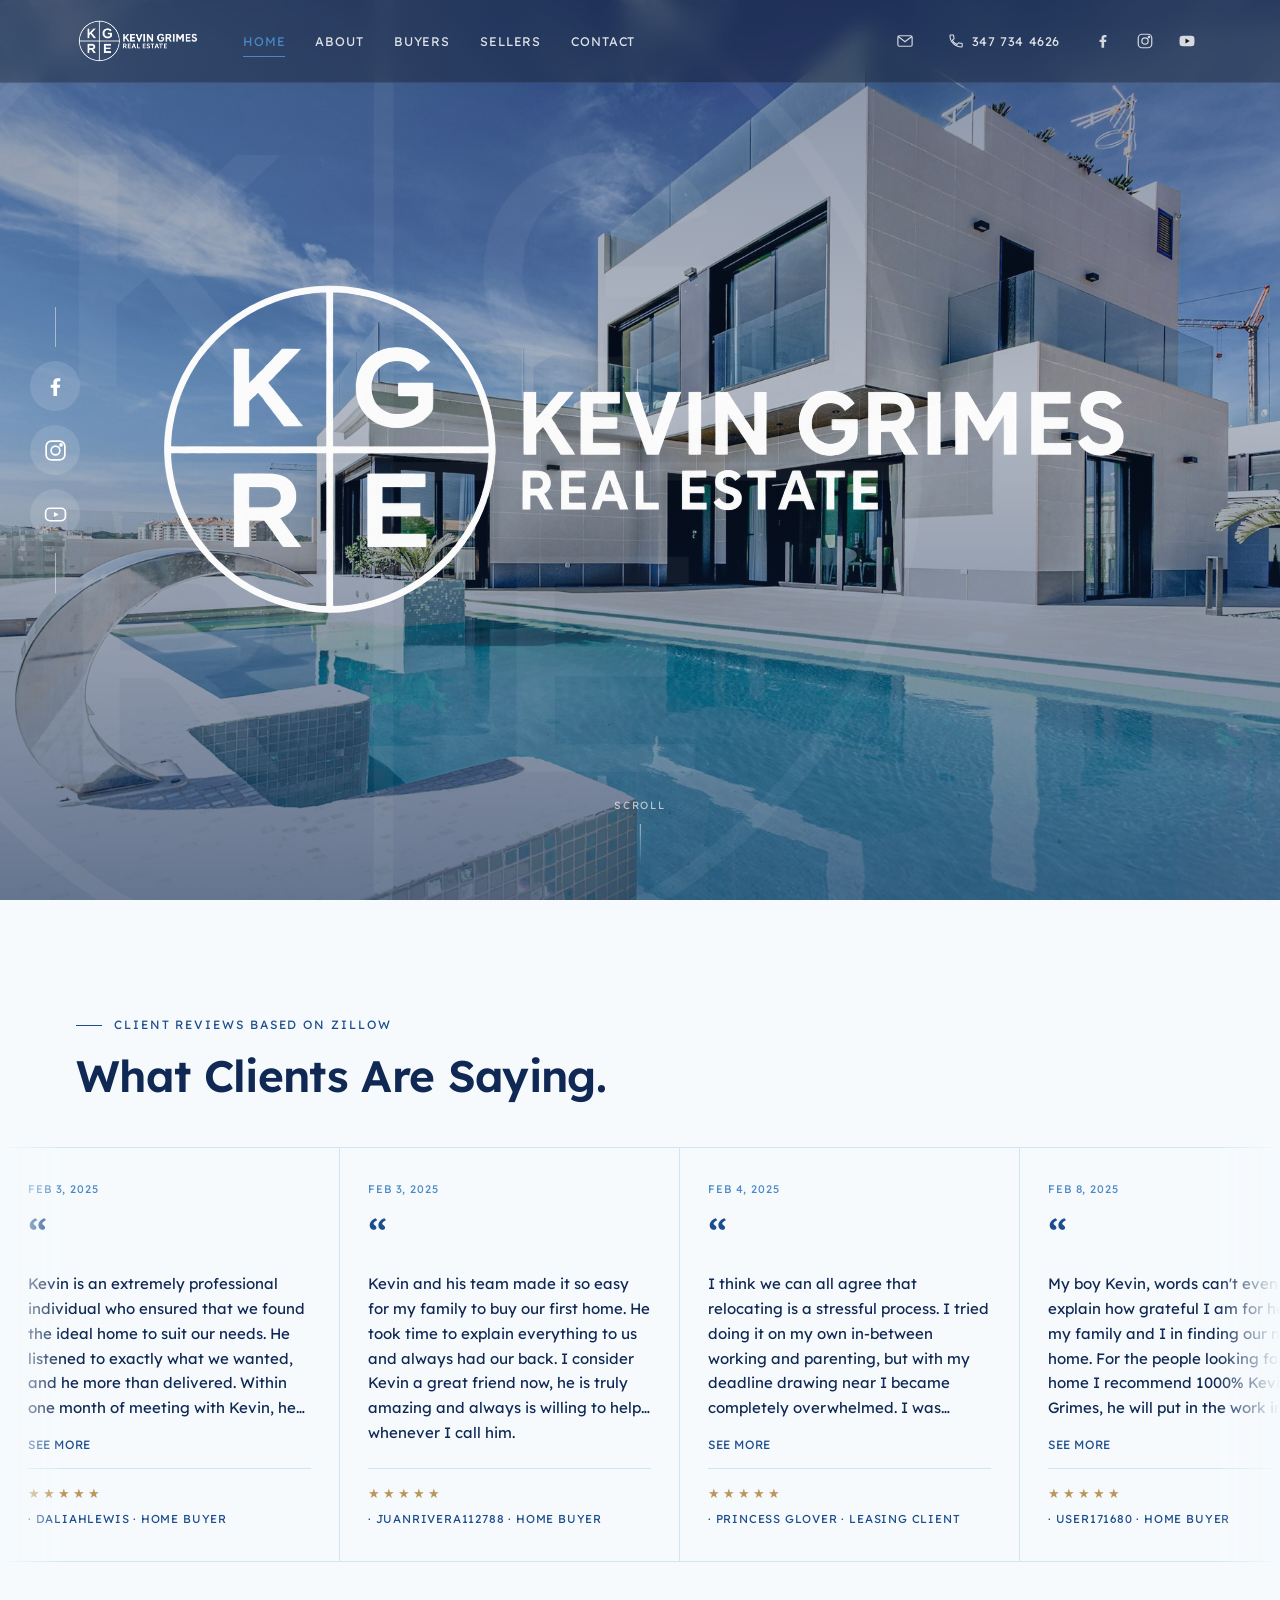
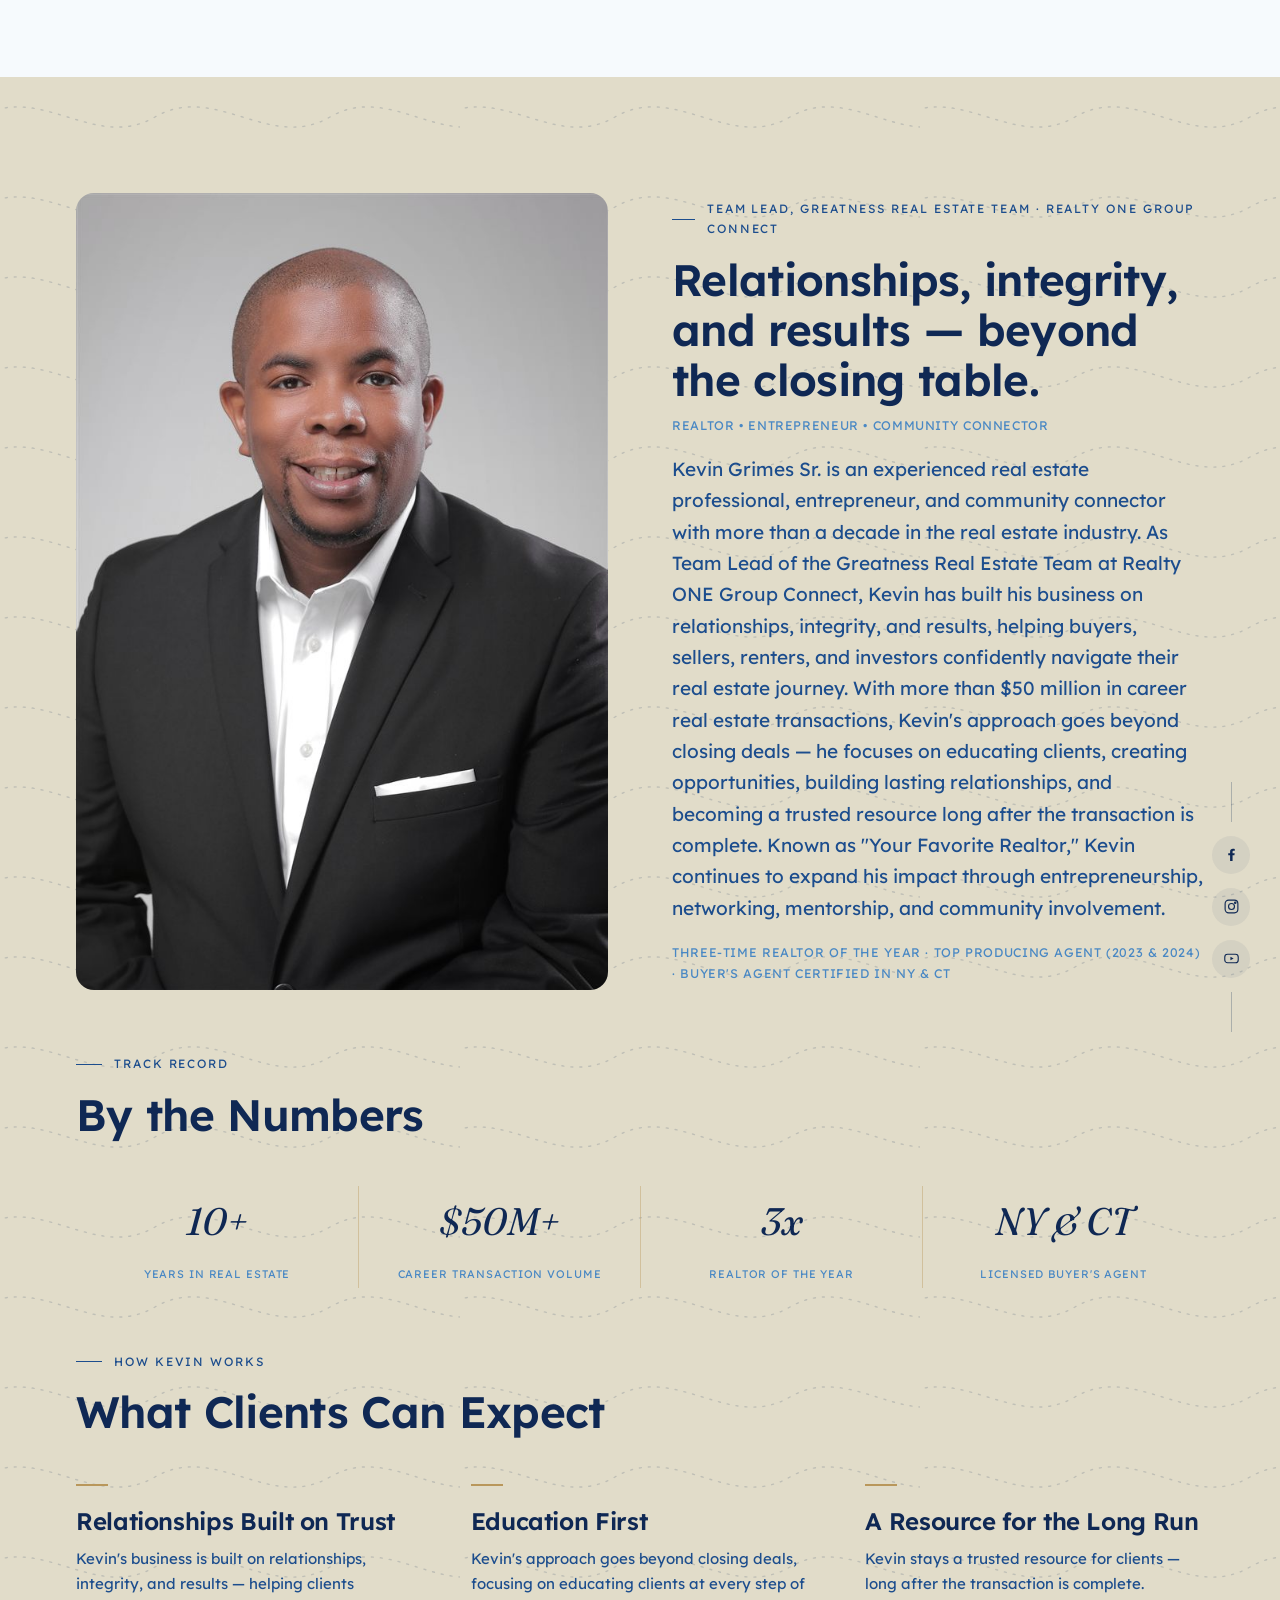
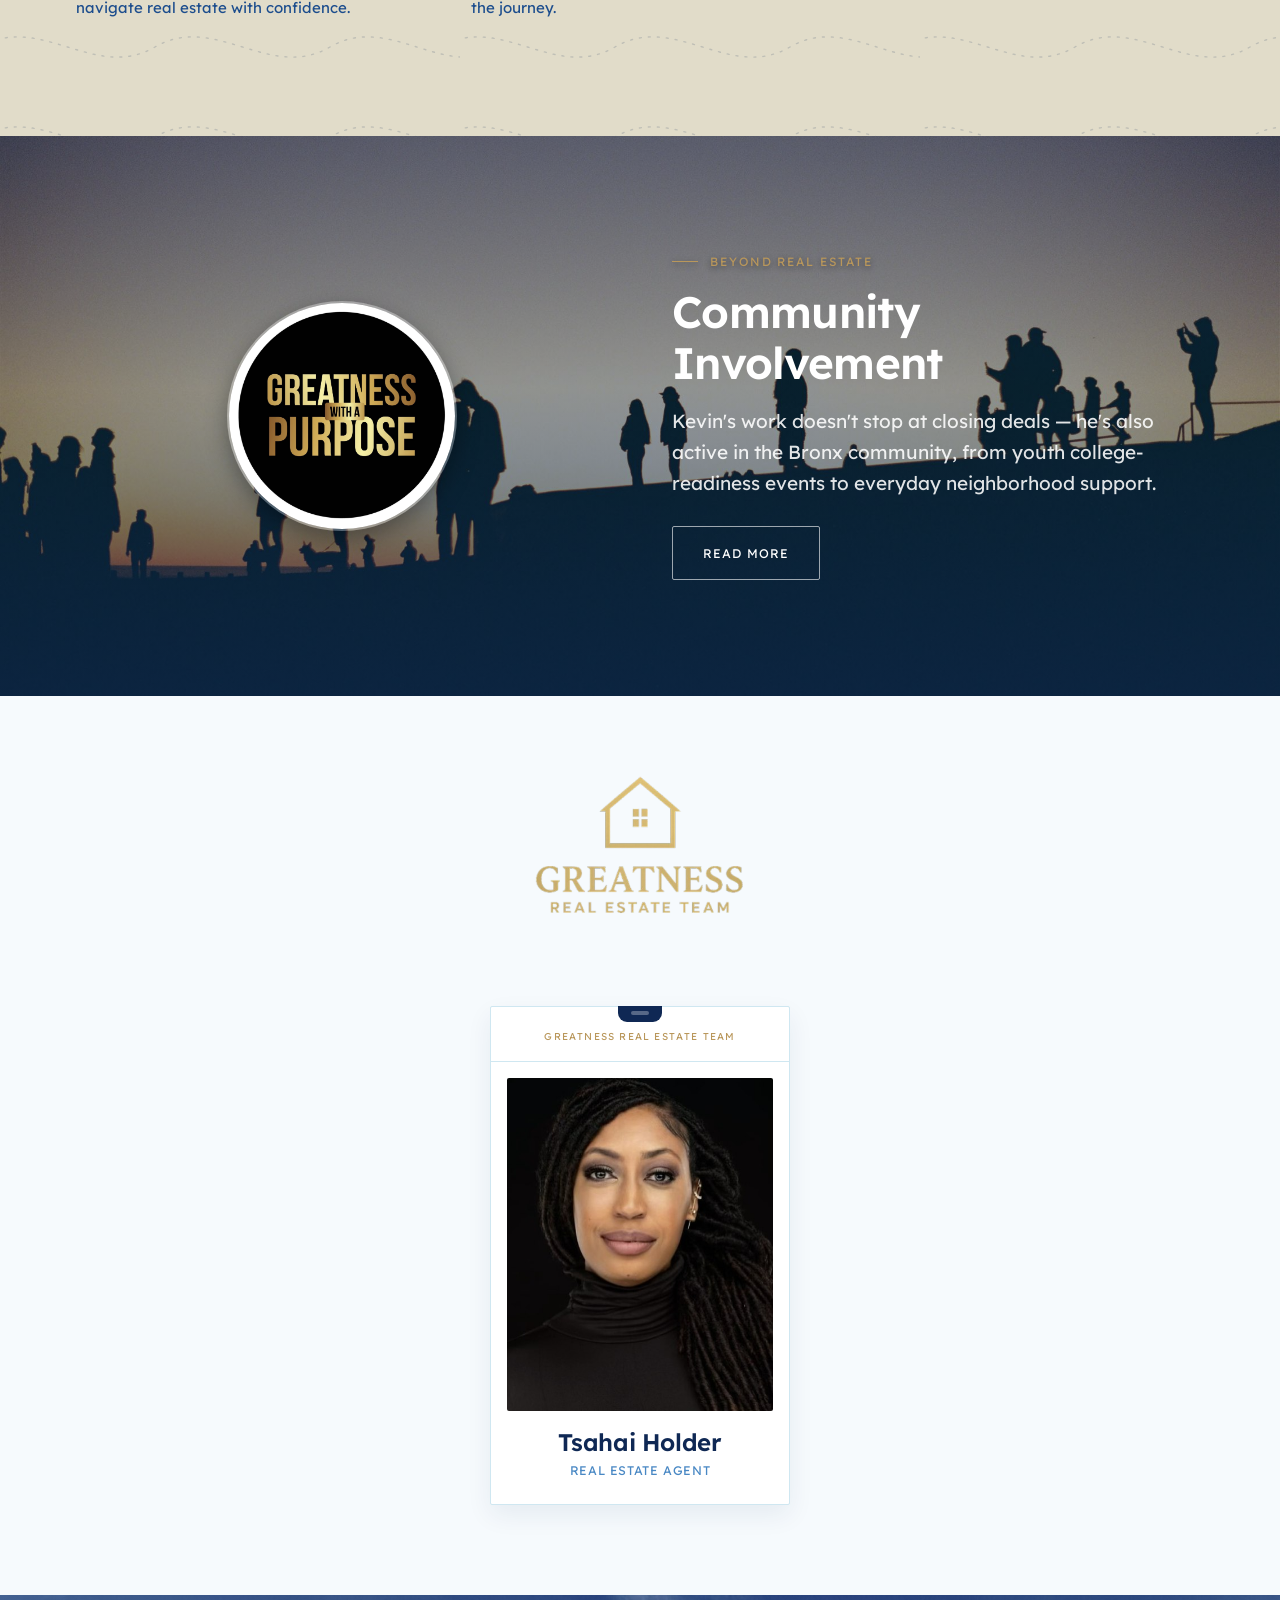
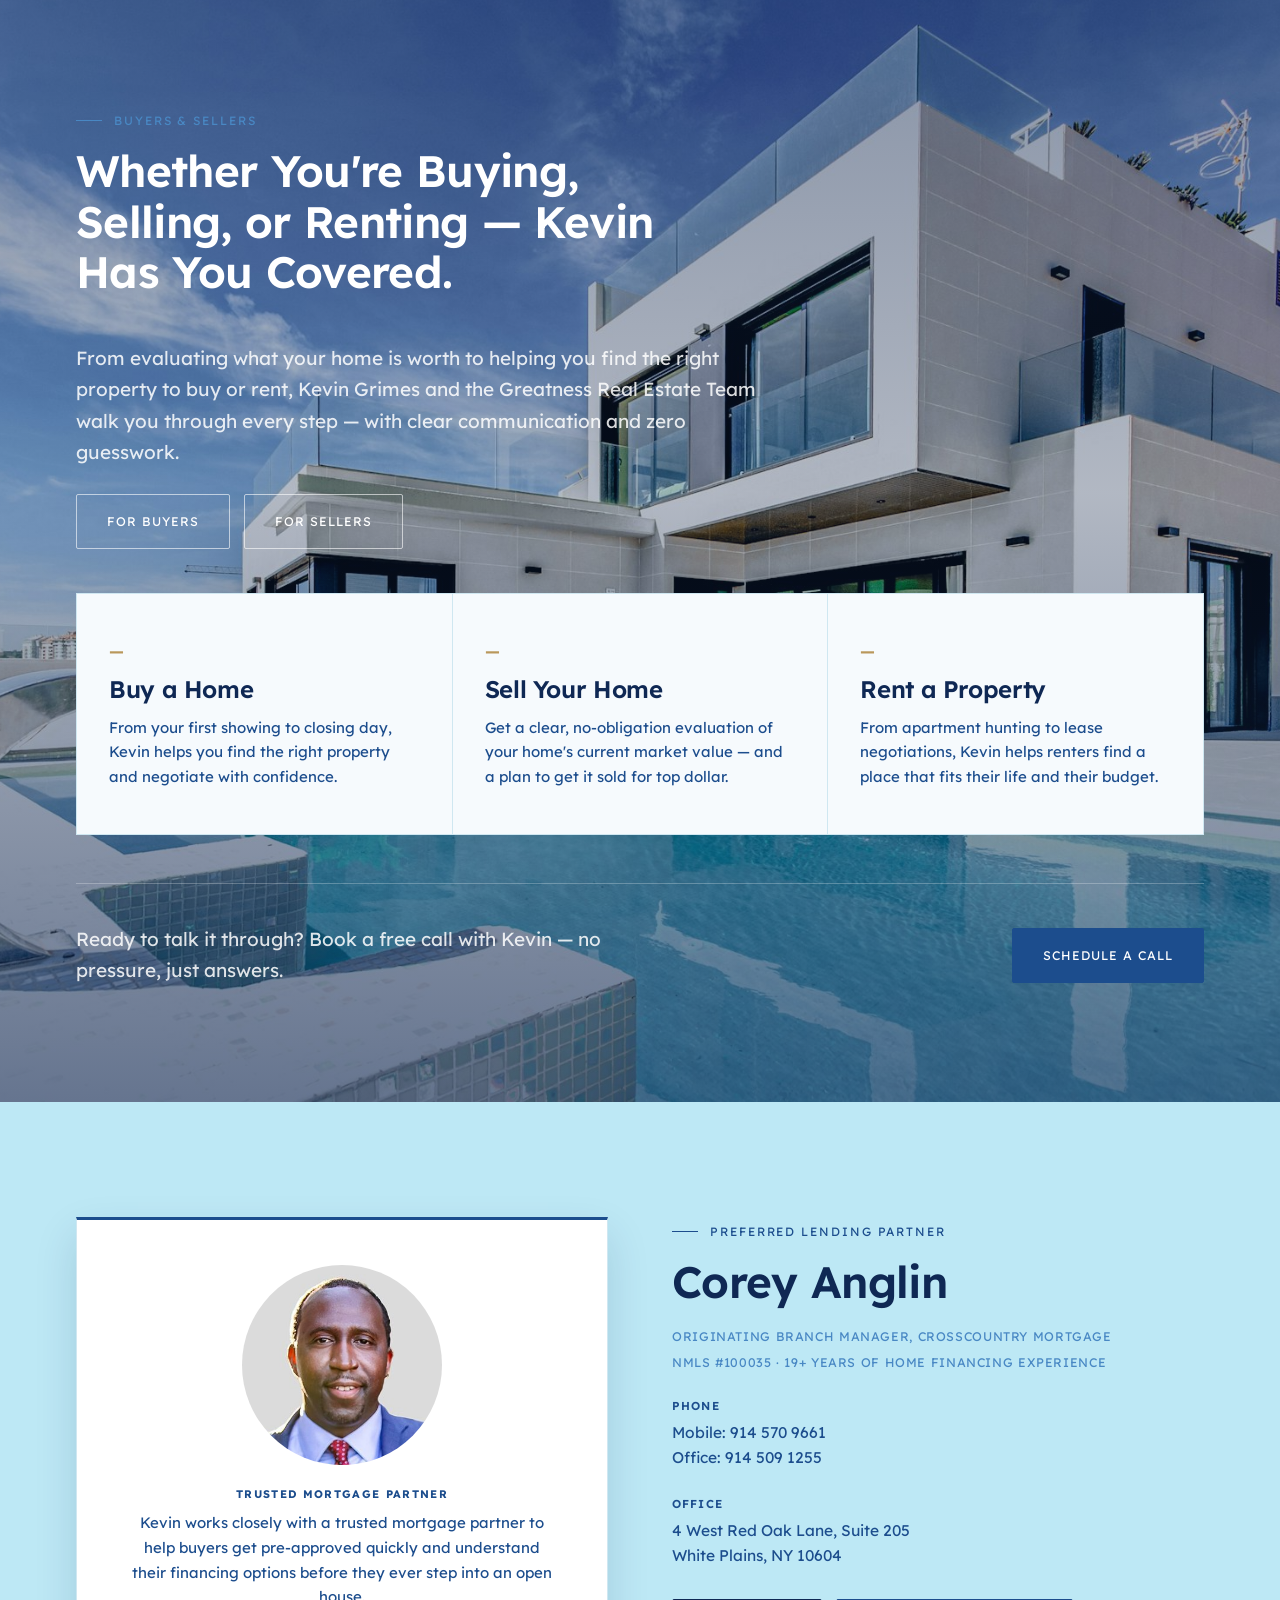
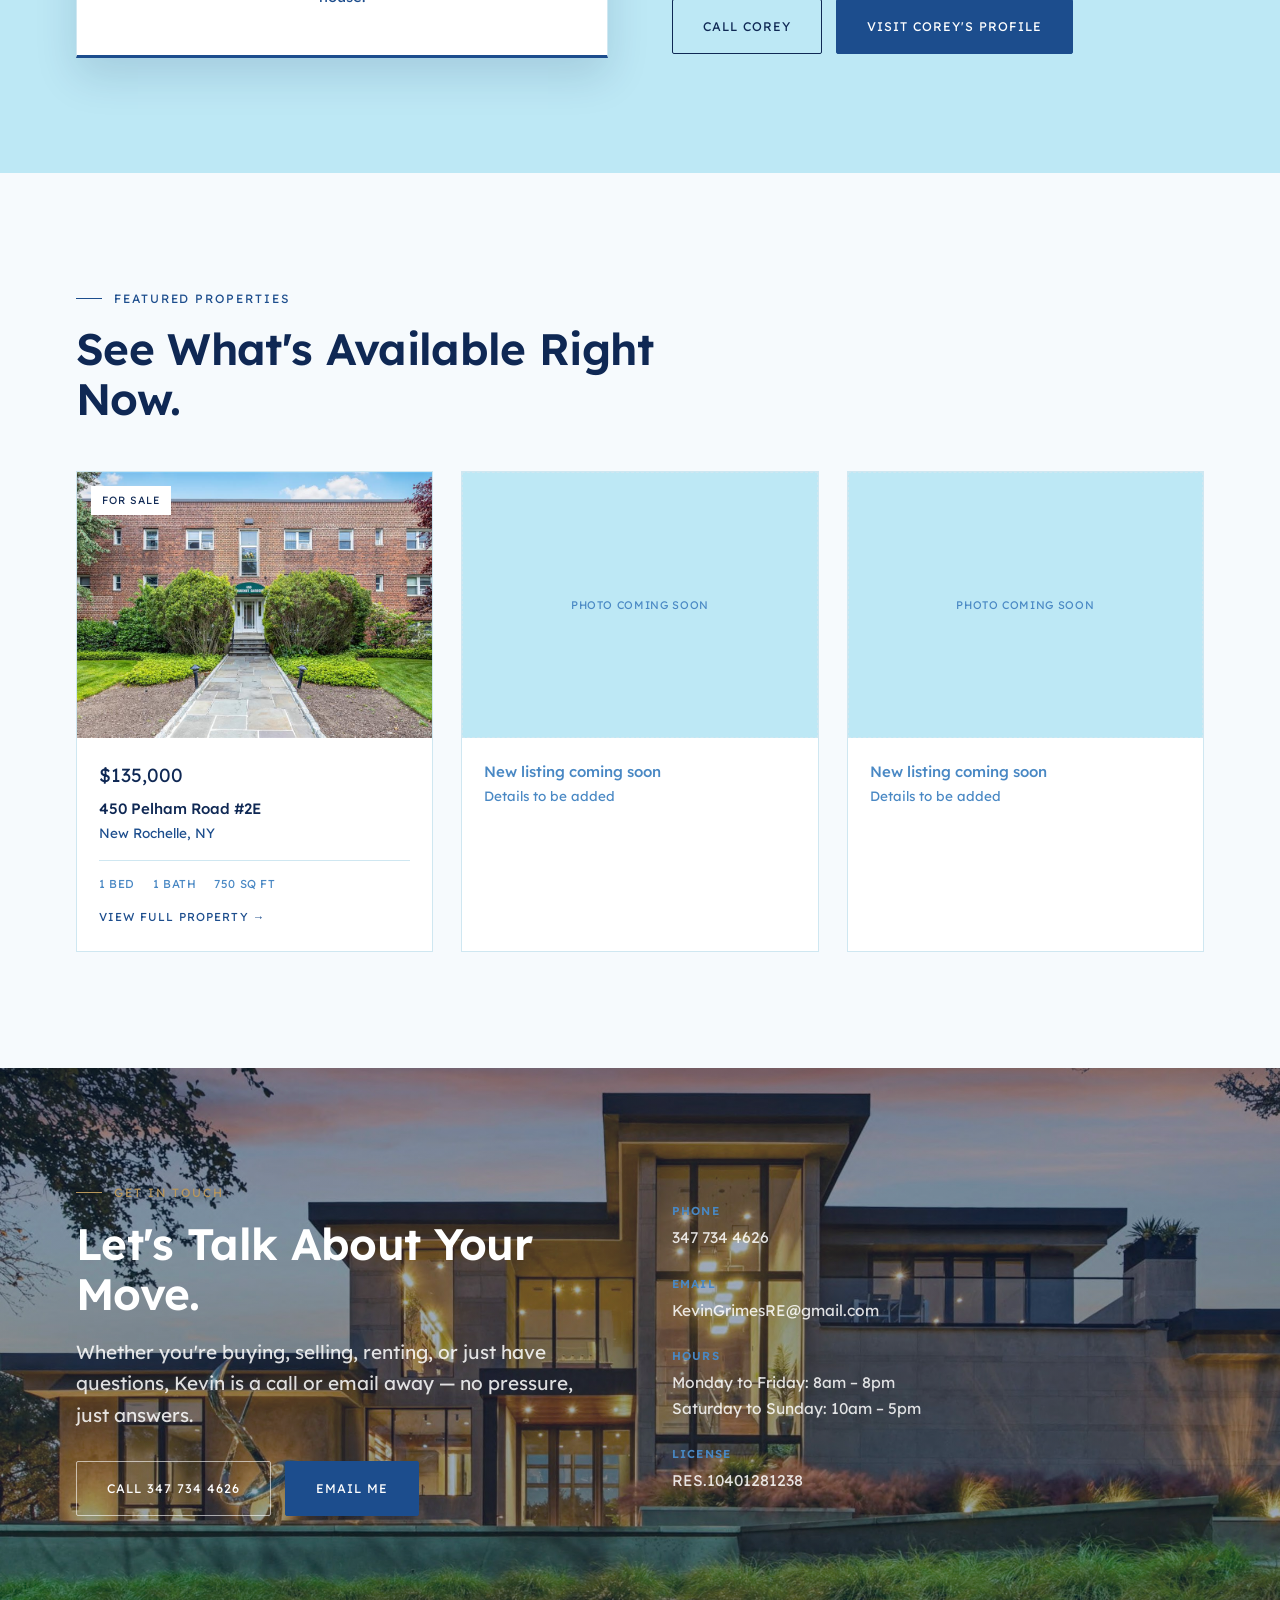
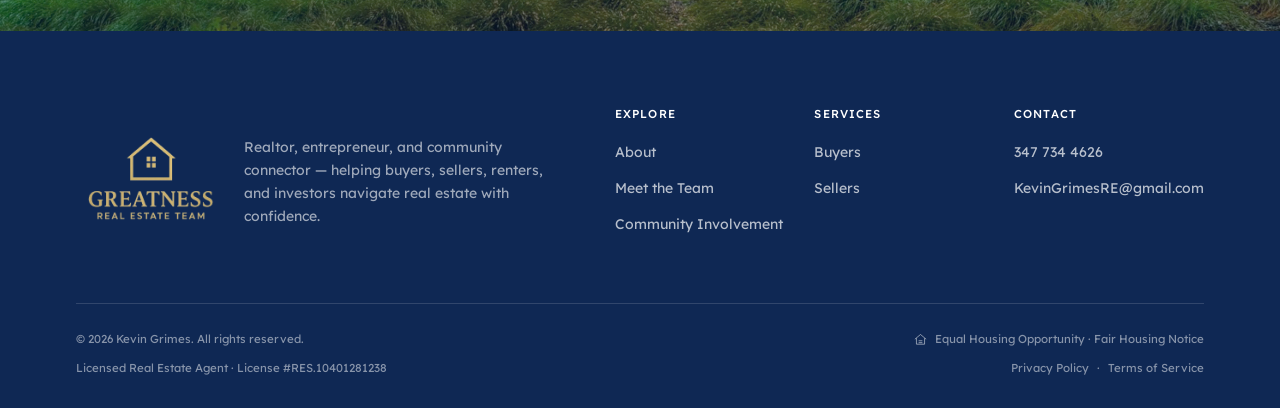
<file: index.html>
<!DOCTYPE html>
<html lang="en">
<head>
<meta charset="UTF-8">
<meta name="viewport" content="width=device-width, initial-scale=1.0">
<title>Kevin Grimes | Real Estate</title>
<meta name="description" content="Kevin Grimes — Realtor, entrepreneur, and community connector helping buyers, sellers, and renters navigate real estate with confidence.">

<!-- PLACEHOLDER DOMAIN — site isn't live yet. Find-and-replace
     https://www.kevingrimesre.com/ with the real domain once it's set,
     everywhere it appears in this <head> block. -->
<link rel="canonical" href="https://www.kevingrimesre.com/">

<!-- Open Graph (Facebook, LinkedIn, iMessage, etc.) -->
<meta property="og:type" content="website">
<meta property="og:site_name" content="Kevin Grimes | Real Estate">
<meta property="og:title" content="Kevin Grimes | Real Estate">
<meta property="og:description" content="Kevin Grimes — Realtor, entrepreneur, and community connector helping buyers, sellers, and renters navigate real estate with confidence.">
<meta property="og:url" content="https://www.kevingrimesre.com/">
<meta property="og:image" content="https://www.kevingrimesre.com/images/kgre-header.png">
<meta property="og:image:width" content="2172">
<meta property="og:image:height" content="724">
<meta property="og:locale" content="en_US">

<!-- Twitter/X Card -->
<meta name="twitter:card" content="summary_large_image">
<meta name="twitter:title" content="Kevin Grimes | Real Estate">
<meta name="twitter:description" content="Kevin Grimes — Realtor, entrepreneur, and community connector helping buyers, sellers, and renters navigate real estate with confidence.">
<meta name="twitter:image" content="https://www.kevingrimesre.com/images/kgre-header.png">

<!-- Favicon — reuses the existing KGRE circle mark, no new asset needed -->
<link rel="icon" href="images/kgre-logo.png" type="image/png">
<link rel="apple-touch-icon" href="images/kgre-logo.png">
<meta name="theme-color" content="#0F2854">

<link rel="preconnect" href="https://fonts.googleapis.com">
<link rel="preconnect" href="https://fonts.gstatic.com" crossorigin>
<link href="https://fonts.googleapis.com/css2?family=Lexend+Deca:wght@400;500;600;700&family=Fraunces:ital,opsz,wght@0,9..144,400;1,9..144,400&display=swap" rel="stylesheet">
<link rel="stylesheet" href="style.css">

<!-- Structured data — helps Google understand this is a real estate
     agent (rich results, Knowledge Panel eligibility). Only fields we
     actually know are filled in; no invented address/hours beyond
     what's published elsewhere on this page. -->
<script type="application/ld+json">
{
  "@context": "https://schema.org",
  "@type": "RealEstateAgent",
  "name": "Kevin Grimes",
  "alternateName": "Greatness Real Estate Team",
  "url": "https://www.kevingrimesre.com/",
  "image": "https://www.kevingrimesre.com/images/kgsr-pic.JPG",
  "logo": "https://www.kevingrimesre.com/images/kgre-header.png",
  "telephone": "+1-347-734-4626",
  "email": "KevinGrimesRE@gmail.com",
  "areaServed": [
    { "@type": "State", "name": "New York" },
    { "@type": "State", "name": "Connecticut" }
  ],
  "sameAs": [
    "https://www.facebook.com/tigga",
    "https://www.instagram.com/kevingrimesre",
    "https://www.youtube.com/@kevingrimesre"
  ]
}
</script>
</head>
<body>

<a href="#main" class="skip-link sr-only">Skip to main content</a>

<!-- =========================================================
     NAVBAR  — transparent over hero, solid after scrolling
     ========================================================= -->
<header class="site-header">
  <div class="wrap">
    <a href="index.html" class="brand">
      <img src="images/kgre-header.png" alt="Kevin Grimes Real Estate" class="brand-logo" width="2172" height="724">
    </a>

    <div class="nav-collapse">
      <nav class="nav" aria-label="Main navigation">
        <a href="#home">Home</a>
        <a href="#about">About</a>
        <a href="buyers.html">Buyers</a>
        <a href="sellers.html">Sellers</a>
        <a href="#contact">Contact</a>
      </nav>

      <div class="nav-extras">
        <a href="mailto:KevinGrimesRE@gmail.com" class="social-icon" aria-label="Email — opens your mail app">
          <svg viewBox="0 0 24 24" width="18" height="18" fill="none" stroke="currentColor" stroke-width="1.6" aria-hidden="true"><rect x="2.5" y="5" width="19" height="14" rx="2"/><path d="m3 6 9 7 9-7"/></svg>
        </a>

        <a href="tel:+13477344626" class="nav-phone">
          <svg viewBox="0 0 24 24" width="16" height="16" fill="none" stroke="currentColor" stroke-width="1.6" aria-hidden="true"><path d="M6.6 10.8c1.4 2.8 3.8 5.2 6.6 6.6l2.2-2.2c.3-.3.7-.4 1.1-.3 1.2.4 2.5.6 3.8.6.6 0 1 .4 1 1V20c0 .6-.4 1-1 1C10.6 21 3 13.4 3 4c0-.6.4-1 1-1h3.5c.6 0 1 .4 1 1 0 1.3.2 2.6.6 3.8.1.4 0 .8-.3 1.1L6.6 10.8z"/></svg>
          <span>347 734 4626</span>
        </a>

        <div class="nav-socials">
          <a href="https://www.facebook.com/tigga" class="social-icon" aria-label="Facebook" target="_blank" rel="noopener">
            <svg viewBox="0 0 24 24" width="18" height="18" fill="currentColor" aria-hidden="true"><path d="M13.5 21v-7.8h2.6l.4-3h-3v-1.9c0-.87.24-1.46 1.5-1.46h1.6V4.14C15.94 4.06 15 4 13.9 4c-2.3 0-3.9 1.4-3.9 4v2.2H7.4v3h2.6V21h3.5z"/></svg>
          </a>
          <a href="https://www.instagram.com/kevingrimesre" class="social-icon" aria-label="Instagram" target="_blank" rel="noopener">
            <svg viewBox="0 0 24 24" width="18" height="18" fill="none" stroke="currentColor" stroke-width="1.6" aria-hidden="true"><rect x="3" y="3" width="18" height="18" rx="5"/><circle cx="12" cy="12" r="4.2"/><circle cx="17.3" cy="6.7" r="1"/></svg>
          </a>
          <a href="https://www.youtube.com/@kevingrimesre" class="social-icon" aria-label="YouTube" target="_blank" rel="noopener">
            <svg viewBox="0 0 24 24" width="18" height="18" aria-hidden="true"><path fill="currentColor" d="M22 12s0-3.2-.4-4.7a2.9 2.9 0 0 0-2-2C17.9 5 12 5 12 5s-5.9 0-7.6.3a2.9 2.9 0 0 0-2 2C2 8.8 2 12 2 12s0 3.2.4 4.7a2.9 2.9 0 0 0 2 2C6.1 19 12 19 12 19s5.9 0 7.6-.3a2.9 2.9 0 0 0 2-2C22 15.2 22 12 22 12z"/><path fill="#14171A" d="M10 8.6 15.5 12 10 15.4z"/></svg>
          </a>
        </div>
      </div>
    </div>

    <button class="nav-toggle" aria-label="Toggle menu" aria-expanded="false">
      <span></span><span></span><span></span>
    </button>
  </div>
</header>

<main id="main">

<!-- =========================================================
     LANDING / HERO — full viewport height, background slideshow
     (hero-1.jpg through hero-6.jpg, crossfaded in main.js)
     ========================================================= -->
<section class="hero" id="home">
  <!-- The visual hero has no on-screen headline (wordmark logo stands
       in for it — see the "Centered wordmark logo" comment below), so
       the page had no real <h1> at all. This one is sr-only: same
       text a visible headline would carry, present for SEO/screen
       readers without changing the hero's look. -->
  <h1 class="sr-only">Kevin Grimes — Realtor Serving New York &amp; Connecticut</h1>

  <!-- Background slideshow — crossfades to the next image every 3s (see main.js) -->
  <div class="hero-media" aria-hidden="true">
    <div class="hero-slide active" style="background-image:url('images/hero-1.jpg')"></div>
    <div class="hero-slide" style="background-image:url('images/hero-2.jpg')"></div>
    <div class="hero-slide" style="background-image:url('images/hero-3.jpg')"></div>
    <div class="hero-slide" style="background-image:url('images/hero-4.jpg')"></div>
    <div class="hero-slide" style="background-image:url('images/hero-5.jpg')"></div>
    <div class="hero-slide" style="background-image:url('images/hero-6.jpg')"></div>
  </div>

  <!-- Centered watermark emblem, sits above the photo/overlay, behind the hero copy -->
  <img src="images/kgre-logo.png" alt="" class="hero-watermark" aria-hidden="true" width="1254" height="1254">

  <!-- Centered wordmark logo -->
  <img src="images/kgre-header.png" alt="Kevin Grimes Real Estate" class="hero-logo" width="2172" height="724">

  <!-- Vertical social rail, left edge -->
  <div class="hero-socials">
    <span class="hero-social-line" aria-hidden="true"></span>

    <a href="https://www.facebook.com/tigga" class="hero-social-icon" aria-label="Facebook" target="_blank" rel="noopener">
      <svg viewBox="0 0 24 24" width="25" height="25" fill="currentColor" aria-hidden="true"><path d="M13.5 21v-7.8h2.6l.4-3h-3v-1.9c0-.87.24-1.46 1.5-1.46h1.6V4.14C15.94 4.06 15 4 13.9 4c-2.3 0-3.9 1.4-3.9 4v2.2H7.4v3h2.6V21h3.5z"/></svg>
    </a>
    <a href="https://www.instagram.com/kevingrimesre" class="hero-social-icon" aria-label="Instagram" target="_blank" rel="noopener">
      <svg viewBox="0 0 24 24" width="25" height="25" fill="none" stroke="currentColor" stroke-width="1.6" aria-hidden="true"><rect x="3" y="3" width="18" height="18" rx="5"/><circle cx="12" cy="12" r="4.2"/><circle cx="17.3" cy="6.7" r="1"/></svg>
    </a>
    <a href="https://www.youtube.com/@kevingrimesre" class="hero-social-icon" aria-label="YouTube" target="_blank" rel="noopener">
      <svg viewBox="0 0 24 24" width="25" height="25" fill="none" stroke="currentColor" stroke-width="1.6" aria-hidden="true"><rect x="2.5" y="6" width="19" height="12" rx="4"/><path d="M10.5 9.5v5l4.5-2.5z" fill="currentColor" stroke="none"/></svg>
    </a>

    <span class="hero-social-line" aria-hidden="true"></span>
  </div>

  <!-- Hero copy intentionally left blank for now -->
  <div class="wrap">
    <div class="hero-inner"></div>
  </div>

  <div class="hero-scroll" aria-hidden="true">Scroll</div>
</section>


<!-- =========================================================
     SECTION — Testimonials
     ========================================================= -->
<section id="testimonials">
  <div class="wrap">
    <div class="section-head">
      <div>
        <p class="eyebrow">Client Reviews Based on Zillow</p>
        <h2>What Clients Are Saying.</h2>
      </div>
    </div>
  </div>

  <!-- Auto-scrolling carousel: 7 reviews, track duplicated once so
       the loop has no visible seam (see .reviews-carousel in
       style.css). Moved outside .wrap so it runs edge-to-edge instead
       of being boxed in by the wrap's max-width/gutter. Slow,
       continuous drift to the left; pauses on hover/focus so it's
       readable, and freezes entirely under prefers-reduced-motion
       (site-wide rule at the top of the stylesheet already zeroes
       animation-duration). -->
  <div class="reviews-carousel reveal">
      <div class="reviews-row">
      <div class="reviews-track">
        <div class="review">
          <span class="review-date">Feb 3, 2025</span>
          <span class="mark" aria-hidden="true">&ldquo;</span>
          <p>Kevin is an extremely professional individual who ensured that we found the ideal home to suit our needs. He listened to exactly what we wanted, and he more than delivered. Within one month of meeting with Kevin, he was able to find our dream home. The whole process was seamless. He's also very personable and down to earth. Working with him was a pleasure and I would highly recommend him and his team to find you your dream home.</p>
          <button type="button" class="review-toggle" aria-expanded="false">See more</button>
          <div class="review-foot">
            <span class="review-stars" aria-label="5 out of 5 stars">&#9733;&#9733;&#9733;&#9733;&#9733;</span>
            <span class="who">&middot; daliahlewis &middot; Home Buyer</span>
          </div>
        </div>

        <div class="review">
          <span class="review-date">Feb 3, 2025</span>
          <span class="mark" aria-hidden="true">&ldquo;</span>
          <p>Kevin and his team made it so easy for my family to buy our first home. He took time to explain everything to us and always had our back. I consider Kevin a great friend now, he is truly amazing and always is willing to help whenever I call him.</p>
          <button type="button" class="review-toggle" aria-expanded="false">See more</button>
          <div class="review-foot">
            <span class="review-stars" aria-label="5 out of 5 stars">&#9733;&#9733;&#9733;&#9733;&#9733;</span>
            <span class="who">&middot; juanrivera112788 &middot; Home Buyer</span>
          </div>
        </div>

        <div class="review">
          <span class="review-date">Feb 4, 2025</span>
          <span class="mark" aria-hidden="true">&ldquo;</span>
          <p>I think we can all agree that relocating is a stressful process. I tried doing it on my own in-between working and parenting, but with my deadline drawing near I became completely overwhelmed. I was referred to Kevin and he was more than happy to assist. Within a month's time he found my dream apartment. He was very responsive and concrete with communication. I loved that he was attentive to details of my likings. His client focused mindset is definitely unmatched. He was very knowledgeable about the areas of viewings he showed and about the market in general. Kevin operated from day one with honesty and integrity. He was very resourceful. Kevin wasn't the average realtor, Kevin cared and it showed in everything he did.</p>
          <button type="button" class="review-toggle" aria-expanded="false">See more</button>
          <div class="review-foot">
            <span class="review-stars" aria-label="5 out of 5 stars">&#9733;&#9733;&#9733;&#9733;&#9733;</span>
            <span class="who">&middot; Princess glover &middot; Leasing Client</span>
          </div>
        </div>

        <div class="review">
          <span class="review-date">Feb 8, 2025</span>
          <span class="mark" aria-hidden="true">&ldquo;</span>
          <p>My boy Kevin, words can't even explain how grateful I am for helping my family and I in finding our new home. For the people looking for a home I recommend 1000% Kevin Grimes, he will put in the work in order to find the home for you, not only will he find a home for you but will fight in order to get you the home no matter what. Thanks again brother, you are always invited to the family BBQ.</p>
          <button type="button" class="review-toggle" aria-expanded="false">See more</button>
          <div class="review-foot">
            <span class="review-stars" aria-label="5 out of 5 stars">&#9733;&#9733;&#9733;&#9733;&#9733;</span>
            <span class="who">&middot; user171680 &middot; Home Buyer</span>
          </div>
        </div>

        <div class="review">
          <span class="review-date">Feb 21, 2025</span>
          <span class="mark" aria-hidden="true">&ldquo;</span>
          <p>Mr. Grimes was exceptionally proficient in renting our apartment. His business etiquette was admirable. He executed what we asked for and more. Should the need arise for anything to do with Real estate, Mr. Grimes is definitely my first choice.</p>
          <button type="button" class="review-toggle" aria-expanded="false">See more</button>
          <div class="review-foot">
            <span class="review-stars" aria-label="5 out of 5 stars">&#9733;&#9733;&#9733;&#9733;&#9733;</span>
            <span class="who">&middot; raqfran5 &middot; Leasing Client</span>
          </div>
        </div>

        <div class="review">
          <span class="review-date">Apr 22, 2025</span>
          <span class="mark" aria-hidden="true">&ldquo;</span>
          <p>Finding the right home can be overwhelming! Working with Mr. Grimes made it easier. He was professional, patient and reliable. His outstanding communication and follow through on addressing concerns made him a credible source to work with. He possesses strong negotiation skills that favor his clients. I highly recommend Mr. Grimes as your agent.</p>
          <button type="button" class="review-toggle" aria-expanded="false">See more</button>
          <div class="review-foot">
            <span class="review-stars" aria-label="5 out of 5 stars">&#9733;&#9733;&#9733;&#9733;&#9733;</span>
            <span class="who">&middot; ms hammett15 &middot; Leasing Client</span>
          </div>
        </div>

        <div class="review">
          <span class="review-date">Jul 1, 2025</span>
          <span class="mark" aria-hidden="true">&ldquo;</span>
          <p>Kevin was extremely knowledgeable and patient. I don't know the amount of houses we seen, but it was definitely over 10 and each time he was as excited as I was to see them. Contacted at anytime of night and he responded with attentiveness to make sure the deal was done. If I or friends have to house hunt in the future, please believe that I'm calling Kevin.</p>
          <button type="button" class="review-toggle" aria-expanded="false">See more</button>
          <div class="review-foot">
            <span class="review-stars" aria-label="5 out of 5 stars">&#9733;&#9733;&#9733;&#9733;&#9733;</span>
            <span class="who">&middot; yannickc1985 &middot; Home Buyers</span>
          </div>
        </div>
      </div>

      <!-- Duplicate set, hidden from assistive tech and tab order — exists only so the marquee loop is seamless. -->
      <div class="reviews-track" aria-hidden="true">
        <div class="review">
          <span class="review-date">Feb 3, 2025</span>
          <span class="mark" aria-hidden="true">&ldquo;</span>
          <p>Kevin is an extremely professional individual who ensured that we found the ideal home to suit our needs. He listened to exactly what we wanted, and he more than delivered. Within one month of meeting with Kevin, he was able to find our dream home. The whole process was seamless. He's also very personable and down to earth. Working with him was a pleasure and I would highly recommend him and his team to find you your dream home.</p>
          <button type="button" class="review-toggle" aria-expanded="false" tabindex="-1">See more</button>
          <div class="review-foot">
            <span class="review-stars" aria-label="5 out of 5 stars">&#9733;&#9733;&#9733;&#9733;&#9733;</span>
            <span class="who">&middot; daliahlewis &middot; Home Buyer</span>
          </div>
        </div>

        <div class="review">
          <span class="review-date">Feb 3, 2025</span>
          <span class="mark" aria-hidden="true">&ldquo;</span>
          <p>Kevin and his team made it so easy for my family to buy our first home. He took time to explain everything to us and always had our back. I consider Kevin a great friend now, he is truly amazing and always is willing to help whenever I call him.</p>
          <button type="button" class="review-toggle" aria-expanded="false" tabindex="-1">See more</button>
          <div class="review-foot">
            <span class="review-stars" aria-label="5 out of 5 stars">&#9733;&#9733;&#9733;&#9733;&#9733;</span>
            <span class="who">&middot; juanrivera112788 &middot; Home Buyer</span>
          </div>
        </div>

        <div class="review">
          <span class="review-date">Feb 4, 2025</span>
          <span class="mark" aria-hidden="true">&ldquo;</span>
          <p>I think we can all agree that relocating is a stressful process. I tried doing it on my own in-between working and parenting, but with my deadline drawing near I became completely overwhelmed. I was referred to Kevin and he was more than happy to assist. Within a month's time he found my dream apartment. He was very responsive and concrete with communication. I loved that he was attentive to details of my likings. His client focused mindset is definitely unmatched. He was very knowledgeable about the areas of viewings he showed and about the market in general. Kevin operated from day one with honesty and integrity. He was very resourceful. Kevin wasn't the average realtor, Kevin cared and it showed in everything he did.</p>
          <button type="button" class="review-toggle" aria-expanded="false" tabindex="-1">See more</button>
          <div class="review-foot">
            <span class="review-stars" aria-label="5 out of 5 stars">&#9733;&#9733;&#9733;&#9733;&#9733;</span>
            <span class="who">&middot; Princess glover &middot; Leasing Client</span>
          </div>
        </div>

        <div class="review">
          <span class="review-date">Feb 8, 2025</span>
          <span class="mark" aria-hidden="true">&ldquo;</span>
          <p>My boy Kevin, words can't even explain how grateful I am for helping my family and I in finding our new home. For the people looking for a home I recommend 1000% Kevin Grimes, he will put in the work in order to find the home for you, not only will he find a home for you but will fight in order to get you the home no matter what. Thanks again brother, you are always invited to the family BBQ.</p>
          <button type="button" class="review-toggle" aria-expanded="false" tabindex="-1">See more</button>
          <div class="review-foot">
            <span class="review-stars" aria-label="5 out of 5 stars">&#9733;&#9733;&#9733;&#9733;&#9733;</span>
            <span class="who">&middot; user171680 &middot; Home Buyer</span>
          </div>
        </div>

        <div class="review">
          <span class="review-date">Feb 21, 2025</span>
          <span class="mark" aria-hidden="true">&ldquo;</span>
          <p>Mr. Grimes was exceptionally proficient in renting our apartment. His business etiquette was admirable. He executed what we asked for and more. Should the need arise for anything to do with Real estate, Mr. Grimes is definitely my first choice.</p>
          <button type="button" class="review-toggle" aria-expanded="false" tabindex="-1">See more</button>
          <div class="review-foot">
            <span class="review-stars" aria-label="5 out of 5 stars">&#9733;&#9733;&#9733;&#9733;&#9733;</span>
            <span class="who">&middot; raqfran5 &middot; Leasing Client</span>
          </div>
        </div>

        <div class="review">
          <span class="review-date">Apr 22, 2025</span>
          <span class="mark" aria-hidden="true">&ldquo;</span>
          <p>Finding the right home can be overwhelming! Working with Mr. Grimes made it easier. He was professional, patient and reliable. His outstanding communication and follow through on addressing concerns made him a credible source to work with. He possesses strong negotiation skills that favor his clients. I highly recommend Mr. Grimes as your agent.</p>
          <button type="button" class="review-toggle" aria-expanded="false" tabindex="-1">See more</button>
          <div class="review-foot">
            <span class="review-stars" aria-label="5 out of 5 stars">&#9733;&#9733;&#9733;&#9733;&#9733;</span>
            <span class="who">&middot; ms hammett15 &middot; Leasing Client</span>
          </div>
        </div>

        <div class="review">
          <span class="review-date">Jul 1, 2025</span>
          <span class="mark" aria-hidden="true">&ldquo;</span>
          <p>Kevin was extremely knowledgeable and patient. I don't know the amount of houses we seen, but it was definitely over 10 and each time he was as excited as I was to see them. Contacted at anytime of night and he responded with attentiveness to make sure the deal was done. If I or friends have to house hunt in the future, please believe that I'm calling Kevin.</p>
          <button type="button" class="review-toggle" aria-expanded="false" tabindex="-1">See more</button>
          <div class="review-foot">
            <span class="review-stars" aria-label="5 out of 5 stars">&#9733;&#9733;&#9733;&#9733;&#9733;</span>
            <span class="who">&middot; yannickc1985 &middot; Home Buyers</span>
          </div>
        </div>
      </div>
      </div>
    </div>
</section>


<!-- =========================================================
     SECTION — About
     ========================================================= -->
<section id="about" class="section-alt">
  <!-- Vertical social rail, right edge (copied from the hero's) -->
  <div class="about-socials">
    <span class="about-social-line" aria-hidden="true"></span>

    <a href="https://www.facebook.com/tigga" class="about-social-icon" aria-label="Facebook" target="_blank" rel="noopener">
      <svg viewBox="0 0 24 24" width="17" height="17" fill="currentColor" aria-hidden="true"><path d="M13.5 21v-7.8h2.6l.4-3h-3v-1.9c0-.87.24-1.46 1.5-1.46h1.6V4.14C15.94 4.06 15 4 13.9 4c-2.3 0-3.9 1.4-3.9 4v2.2H7.4v3h2.6V21h3.5z"/></svg>
    </a>
    <a href="https://www.instagram.com/kevingrimesre" class="about-social-icon" aria-label="Instagram" target="_blank" rel="noopener">
      <svg viewBox="0 0 24 24" width="17" height="17" fill="none" stroke="currentColor" stroke-width="1.6" aria-hidden="true"><rect x="3" y="3" width="18" height="18" rx="5"/><circle cx="12" cy="12" r="4.2"/><circle cx="17.3" cy="6.7" r="1"/></svg>
    </a>
    <a href="https://www.youtube.com/@kevingrimesre" class="about-social-icon" aria-label="YouTube" target="_blank" rel="noopener">
      <svg viewBox="0 0 24 24" width="17" height="17" fill="none" stroke="currentColor" stroke-width="1.6" aria-hidden="true"><rect x="2.5" y="6" width="19" height="12" rx="4"/><path d="M10.5 9.5v5l4.5-2.5z" fill="currentColor" stroke="none"/></svg>
    </a>

    <span class="about-social-line" aria-hidden="true"></span>
  </div>

  <div class="wrap split">
    <img src="images/kgsr-pic.JPG" alt="Kevin Grimes Sr." class="split-photo reveal" width="667" height="1000" loading="lazy">

    <div class="reveal">
      <p class="eyebrow">Team Lead, Greatness Real Estate Team · Realty ONE Group Connect</p>
      <h2>Relationships, integrity, and results — beyond the closing table.</h2>
      <p class="team-role" style="margin-top:10px;">Realtor • Entrepreneur • Community Connector</p>
      <p class="lede" style="margin-top:18px;">Kevin Grimes Sr. is an experienced real estate professional, entrepreneur, and community connector with more than a decade in the real estate industry. As Team Lead of the Greatness Real Estate Team at Realty ONE Group Connect, Kevin has built his business on relationships, integrity, and results, helping buyers, sellers, renters, and investors confidently navigate their real estate journey. With more than $50 million in career real estate transactions, Kevin's approach goes beyond closing deals — he focuses on educating clients, creating opportunities, building lasting relationships, and becoming a trusted resource long after the transaction is complete. Known as "Your Favorite Realtor," Kevin continues to expand his impact through entrepreneurship, networking, mentorship, and community involvement.</p>
      <p class="team-role" style="margin-top:18px;">Three-Time Realtor of the Year · Top Producing Agent (2023 &amp; 2024) · Buyer's Agent Certified in NY &amp; CT</p>
    </div>
  </div>

  <div class="wrap" style="margin-top:64px;">
    <div class="section-head">
      <div>
        <p class="eyebrow">Track Record</p>
        <h2>By the Numbers</h2>
      </div>
    </div>

    <div class="stat-grid">
      <div class="stat reveal">
        <span class="stat-num">10+</span>
        <span class="stat-label">Years in Real Estate</span>
      </div>
      <div class="stat reveal">
        <span class="stat-num">$50M+</span>
        <span class="stat-label">Career Transaction Volume</span>
      </div>
      <div class="stat reveal">
        <span class="stat-num">3x</span>
        <span class="stat-label">Realtor of the Year</span>
      </div>
      <div class="stat reveal">
        <span class="stat-num">NY &amp; CT</span>
        <span class="stat-label">Licensed Buyer's Agent</span>
      </div>
    </div>
  </div>

  <div class="wrap" style="margin-top:64px;">
    <div class="section-head">
      <div>
        <p class="eyebrow">How Kevin Works</p>
        <h2>What Clients Can Expect</h2>
      </div>
    </div>

    <div class="tiles tiles-minimal">
      <div class="tile reveal">
        <h3>Relationships Built on Trust</h3>
        <p>Kevin's business is built on relationships, integrity, and results — helping clients navigate real estate with confidence.</p>
      </div>

      <div class="tile reveal">
        <h3>Education First</h3>
        <p>Kevin's approach goes beyond closing deals, focusing on educating clients at every step of the journey.</p>
      </div>

      <div class="tile reveal">
        <h3>A Resource for the Long Run</h3>
        <p>Kevin stays a trusted resource for clients — long after the transaction is complete.</p>
      </div>
    </div>
  </div>
</section>


<!-- =========================================================
     SECTION — Community Involvement
     Kept minimal on purpose — this is supplementary to the About
     section, not competing with it. Full story lives on its own
     page (community-involvement.html); not in the main nav, same
     reasoning — About stays the primary "about Kevin" destination.
     Background photo is a general "people connecting" shot, not a
     photo of an actual Kevin event (no real event photos on hand) —
     kept warm and unbranded so it doesn't imply otherwise. Same
     photo-band + navy-gradient pattern as the hero/#contact and the
     Buyers/Sellers guide headers (see #community in style.css).
     ========================================================= -->
<section id="community">
  <div class="wrap split">
    <!-- Circular crop is done in CSS (.badge-logo) — see the matching
         comment on community-involvement.html's #community-intro. -->
    <img src="images/greatness-witha-purpose.jpeg" alt="Greatness With a Purpose" class="badge-logo reveal" width="1599" height="1599" loading="lazy">
    <div class="reveal">
      <p class="eyebrow">Beyond Real Estate</p>
      <h2>Community Involvement</h2>
      <p class="lede" style="margin-top:18px; max-width:none;">Kevin's work doesn't stop at closing deals — he's also active in the Bronx community, from youth college-readiness events to everyday neighborhood support.</p>
      <div class="contact-links" style="margin-top:26px;">
        <a href="community-involvement.html" class="btn btn-light">Read More</a>
      </div>
    </div>
  </div>
</section>


<!-- =========================================================
     SECTION — Team
     ========================================================= -->
<section id="team">
  <div class="wrap">
    <img src="images/greatness-realestate-team.png" alt="Greatness Real Estate Team" class="team-logo" width="700" height="700" loading="lazy">

    <!-- Only one team member confirmed so far — team-grid becomes
         team-grid-single so the one real card doesn't stretch to fill
         a 3-column row. See .team-grid-single in style.css. -->
    <div class="team-grid team-grid-single">
      <div class="team-member reveal">
        <!-- ID-card treatment: grommet tab reads as a badge hole-punch,
             org strip echoes the team-logo above, photo is a straight
             portrait crop (no circle). See .id-card in style.css. -->
        <div class="id-card">
          <span class="id-card-clip" aria-hidden="true"></span>
          <p class="id-card-org">Greatness Real Estate Team</p>
          <div class="id-card-photo">
            <img src="images/tsahai-holder.jpg" alt="Tsahai Holder" width="473" height="590" loading="lazy">
          </div>
          <div class="id-card-body">
            <h3>Tsahai Holder</h3>
            <p class="team-role">Real Estate Agent</p>
          </div>
        </div>
      </div>
    </div>
  </div>
</section>


<!-- =========================================================
     SECTION — Buyers & Sellers
     ========================================================= -->
<section id="listings" class="section-alt">
  <!-- Background slideshow — crossfades to the next image every 3s (see main.js) -->
  <div class="hero-media" aria-hidden="true">
    <div class="hero-slide active" style="background-image:url('images/hero-1.jpg')"></div>
    <div class="hero-slide" style="background-image:url('images/hero-2.jpg')"></div>
    <div class="hero-slide" style="background-image:url('images/hero-3.jpg')"></div>
    <div class="hero-slide" style="background-image:url('images/hero-4.jpg')"></div>
    <div class="hero-slide" style="background-image:url('images/hero-5.jpg')"></div>
    <div class="hero-slide" style="background-image:url('images/hero-6.jpg')"></div>
  </div>

  <div class="wrap">
    <div class="section-head">
      <div>
        <p class="eyebrow">Buyers &amp; Sellers</p>
        <h2>Whether You're Buying, Selling, or Renting — Kevin Has You Covered.</h2>
      </div>
    </div>

    <p class="lede reveal">From evaluating what your home is worth to helping you find the right property to buy or rent, Kevin Grimes and the Greatness Real Estate Team walk you through every step — with clear communication and zero guesswork.</p>

    <div class="contact-links reveal" style="margin:26px 0 44px;">
      <a href="buyers.html" class="btn btn-light">For Buyers</a>
      <a href="sellers.html" class="btn btn-light">For Sellers</a>
    </div>

    <div class="tiles">
      <div class="tile reveal" style="--tile-bg:url('images/hero-1.jpg')">
        <span class="num" aria-hidden="true">&mdash;</span>
        <h3>Buy a Home</h3>
        <p>From your first showing to closing day, Kevin helps you find the right property and negotiate with confidence.</p>
      </div>

      <div class="tile reveal" style="--tile-bg:url('images/hero-3.jpg')">
        <span class="num" aria-hidden="true">&mdash;</span>
        <h3>Sell Your Home</h3>
        <p>Get a clear, no-obligation evaluation of your home's current market value — and a plan to get it sold for top dollar.</p>
      </div>

      <div class="tile reveal" style="--tile-bg:url('images/hero-5.jpg')">
        <span class="num" aria-hidden="true">&mdash;</span>
        <h3>Rent a Property</h3>
        <p>From apartment hunting to lease negotiations, Kevin helps renters find a place that fits their life and their budget.</p>
      </div>
    </div>

    <div class="section-cta reveal">
      <p>Ready to talk it through? Book a free call with Kevin — no pressure, just answers.</p>
      <a href="https://calendly.com/kevingrimesre" target="_blank" rel="noopener" class="btn btn-solid">Schedule a Call</a>
    </div>
  </div>
</section>


<!-- =========================================================
     SECTION — Preferred Lending Partner
     ========================================================= -->
<section id="lending" class="section-alt">
  <div class="wrap split">
    <div class="partner-card reveal">
      <div class="partner-card-photo">
        <img src="images/corey-anglin.jpg" alt="Corey Anglin" width="337" height="337" loading="lazy">
      </div>
      <span class="partner-card-kicker"><b>Trusted Mortgage Partner</b></span>
      <p class="partner-card-desc">Kevin works closely with a trusted mortgage partner to help buyers get pre-approved quickly and understand their financing options before they ever step into an open house.</p>
    </div>

    <div class="reveal">
      <p class="eyebrow">Preferred Lending Partner</p>
      <h2>Corey Anglin</h2>
      
      <p class="team-role" style="margin-top:18px;">Originating Branch Manager, CrossCountry Mortgage</p>
      <p class="team-role" style="margin-top:6px;">NMLS #100035 · 19+ Years of Home Financing Experience</p>

      <div class="reveal contact-details" style="margin-top:26px;">
        <div>
          <h4>Phone</h4>
          <p>Mobile: 914 570 9661<br>Office: 914 509 1255</p>
        </div>
        <div>
          <h4>Office</h4>
          <p>4 West Red Oak Lane, Suite 205<br>White Plains, NY 10604</p>
        </div>
      </div>

      <div class="contact-links" style="margin-top:30px;">
        <a href="tel:+19145709661" class="btn">Call Corey</a>
        <a href="https://crosscountrymortgage.com/white-plains-ny-3836/corey-anglin/" target="_blank" rel="noopener" class="btn btn-solid">Visit Corey's Profile</a>
      </div>
    </div>
  </div>
</section>


<!-- =========================================================
     SECTION — Featured Properties
     Card 1 is Kevin's real active listing (450 Pelham Road #2E,
     New Rochelle — MLS #1000459), sourced from the OneKey MLS
     shared listing page. Cards 2 and 3 are blank placeholders —
     the fictional listings that used to be here were removed at
     the site owner's request; drop in real listings when available
     (see Card 1 for the expected markup: property-card + matching
     <dialog> preview).
     ========================================================= -->
<section id="properties">
  <div class="wrap">
    <div class="section-head">
      <div>
        <p class="eyebrow">Featured Properties</p>
        <h2>See What's Available Right Now.</h2>
      </div>
    </div>

    <div class="property-grid">
      <button type="button" class="property-card reveal" data-modal="property-1-modal">
        <div class="property-photo">
          <img src="images/listings/property-1-exterior.jpg" alt="450 Pelham Road #2E exterior" width="1024" height="682" loading="lazy">
          <span class="property-badge">For Sale</span>
        </div>
        <div class="property-body">
          <p class="property-price">$135,000</p>
          <p class="property-addr">450 Pelham Road #2E</p>
          <p class="property-loc">New Rochelle, NY</p>
          <div class="property-specs"><span>1 Bed</span><span>1 Bath</span><span>750 Sq Ft</span></div>
          <span class="property-view">View Full Property →</span>
        </div>
      </button>

      <!-- Placeholder — no real listing here yet -->
      <div class="property-card property-card-placeholder">
        <div class="property-photo">
          <div class="post-photo-placeholder" style="height:100%;" aria-hidden="true">Photo coming soon</div>
        </div>
        <div class="property-body">
          <p class="property-addr">New listing coming soon</p>
          <p class="property-loc">Details to be added</p>
        </div>
      </div>

      <!-- Placeholder — no real listing here yet -->
      <div class="property-card property-card-placeholder">
        <div class="property-photo">
          <div class="post-photo-placeholder" style="height:100%;" aria-hidden="true">Photo coming soon</div>
        </div>
        <div class="property-body">
          <p class="property-addr">New listing coming soon</p>
          <p class="property-loc">Details to be added</p>
        </div>
      </div>
    </div>
  </div>

  <!-- Property 1 preview — real listing, Huguenot Gardens co-op.
       MLS remarks: needs renovation (~$10K estimated), monthly
       maintenance $1,252.75 (includes heat, hot water, sewer,
       garbage, taxes), 1 pet under 25 lbs allowed, assigned parking. -->
  <dialog id="property-1-modal" class="property-modal">
    <button type="button" class="property-modal-close" aria-label="Close">&times;</button>
    <div class="property-modal-body">
      <p class="property-badge">For Sale</p>
      <h3>450 Pelham Road #2E</h3>
      <p class="property-modal-meta">New Rochelle, NY &nbsp;·&nbsp; $135,000 &nbsp;·&nbsp; 1 Bed &nbsp;·&nbsp; 1 Bath &nbsp;·&nbsp; 750 Sq Ft</p>
      <p class="property-modal-desc">Needs renovations and is priced accordingly! This spacious one-bedroom co-op offers a fantastic opportunity for a buyer looking to customize and add value. The unit would benefit from new flooring and cosmetic updates, with an estimated renovation cost of approximately $10,000, making it an ideal opportunity to create your dream home while building equity. Features include a large living room, eat-in kitchen, oversized bedroom with great natural light, and ample closet space throughout. Located in a charming garden-style complex, the property is conveniently situated near transportation, shopping, dining, Glen Island Park, and local beaches.Pet-friendly with one pet under 25 lbs permitted. Assigned parking available based on building practice. Monthly maintenance of $1,252.75 includes heat, hot water, sewer, garbage collection, and taxes. Don’t miss this opportunity to bring your vision to life and own a spacious home in a desirable location.</p>

      <!-- Figures now use each photo's REAL dimensions (all ~1024x682,
           roughly 3:2) instead of a forced 16:9 box. A fixed 16:9 box +
           object-fit:contain was tried first, but these photos are all
           landscape-ish 3:2 already, not 16:9, so contain was pillar-
           boxing them (empty space) — real dimensions means the box
           always exactly matches the visible photo, so there's never
           dead space between the image and its caption.
           Note: property-1-exterior2.jpg was a byte-for-byte duplicate
           of property-1-exterior.jpg (verified via checksum) and has
           been deleted from the images folder — if a different photo
           was meant to go there, it'll need to be re-added. -->
      <div class="property-modal-gallery">
        <figure>
          <img src="images/listings/property-1-exterior.jpg" alt="450 Pelham Road #2E — exterior" width="1024" height="682" loading="lazy">
          <figcaption>Exterior</figcaption>
        </figure>
        <figure>
          <img src="images/listings/property-1-exterior1.jpg" alt="450 Pelham Road #2E — entrance" width="1024" height="682" loading="lazy">
          <figcaption>Entrance</figcaption>
        </figure>
        <figure>
          <img src="images/listings/property-1-hallway1.jpg" alt="450 Pelham Road #2E — building hallway" width="1024" height="685" loading="lazy">
          <figcaption>Building Hallway</figcaption>
        </figure>
        <figure>
          <img src="images/listings/property-1-stairs.jpg" alt="450 Pelham Road #2E — stairwell and mailboxes" width="1024" height="682" loading="lazy">
          <figcaption>Stairwell &amp; Mailboxes</figcaption>
        </figure>
        <figure>
          <img src="images/listings/property-1-emptyroom1.jpg" alt="450 Pelham Road #2E — entry and dining area" width="1024" height="682" loading="lazy">
          <figcaption>Entry / Dining Area</figcaption>
        </figure>
        <figure>
          <img src="images/listings/property-1-living.jpg" alt="450 Pelham Road #2E — living room, furnished" width="1024" height="685" loading="lazy">
          <figcaption>Empty Room 1</figcaption>
        </figure>
        <figure>
          <img src="images/listings/property-1-emptyroom2.jpg" alt="450 Pelham Road #2E — living room, vacant" width="1024" height="682" loading="lazy">
          <figcaption>Empty Room 2</figcaption>
        </figure>
        <figure>
          <img src="images/listings/property-1-kitchen.jpg" alt="450 Pelham Road #2E — kitchen" width="1024" height="682" loading="lazy">
          <figcaption>Kitchen</figcaption>
        </figure>
        <figure>
          <img src="images/listings/property-1-bedroom.jpg" alt="450 Pelham Road #2E — bedroom" width="1024" height="682" loading="lazy">
          <figcaption>Bedroom</figcaption>
        </figure>
        <figure>
          <img src="images/listings/property-1-laundryroom.jpg" alt="450 Pelham Road #2E — building laundry room" width="1024" height="682" loading="lazy">
          <figcaption>Laundry Room</figcaption>
        </figure>
      </div>

      <div class="contact-links">
        <a href="https://calendly.com/kevingrimesre" target="_blank" rel="noopener" class="btn btn-solid">Schedule a Showing</a>
      </div>
    </div>
  </dialog>
</section>


<!-- =========================================================
     SECTION — Contact
     ========================================================= -->
<section id="contact">
  <div class="wrap split">
    <div class="reveal">
      <p class="eyebrow">Get In Touch</p>
      <h2>Let's Talk About Your Move.</h2>
      <p class="lede" style="margin-top:18px;">Whether you're buying, selling, renting, or just have questions, Kevin is a call or email away — no pressure, just answers.</p>

      <div class="contact-links">
        <a href="tel:+13477344626" class="btn btn-light">Call 347 734 4626</a>
        <a href="mailto:KevinGrimesRE@gmail.com" class="btn btn-solid">Email Me</a>
      </div>
    </div>

    <div class="reveal contact-details">
      <div>
        <h4>Phone</h4>
        <p>347 734 4626</p>
      </div>
      <div>
        <h4>Email</h4>
        <p>KevinGrimesRE@gmail.com</p>
      </div>
      <div>
        <h4>Hours</h4>
        <p>Monday to Friday: 8am – 8pm<br>Saturday to Sunday: 10am – 5pm</p>
      </div>
      <div>
        <h4>License</h4>
        <p>RES.10401281238</p>
      </div>
    </div>
  </div>
</section>

</main>


<!-- =========================================================
     FOOTER
     ========================================================= -->
<footer class="site-footer">
  <div class="wrap">
    <div class="footer-grid">
      <div class="footer-brand-row">
        <img src="images/greatness-realestate-team.png" alt="Greatness Real Estate Team" class="footer-brand-logo" width="700" height="700" loading="lazy">
        <p class="footer-desc">Realtor, entrepreneur, and community connector — helping buyers, sellers, renters, and investors navigate real estate with confidence.</p>
      </div>

      <div>
        <h4>Explore</h4>
        <ul class="footer-links">
          <li><a href="#about">About</a></li>
          <li><a href="#team">Meet the Team</a></li>
          <li><a href="community-involvement.html">Community Involvement</a></li>
        </ul>
      </div>

      <div>
        <h4>Services</h4>
        <ul class="footer-links">
          <li><a href="buyers.html">Buyers</a></li>
          <li><a href="sellers.html">Sellers</a></li>
        </ul>
      </div>

      <div>
        <h4>Contact</h4>
        <ul class="footer-links">
          <li><span>347 734 4626</span></li>
          <li><span>KevinGrimesRE@gmail.com</span></li>
        </ul>
      </div>
    </div>

    <div class="footer-bottom">
      <div class="footer-bottom-left">
        <span>&copy; <span id="year">2026</span> Kevin Grimes. All rights reserved.</span>
        <span>Licensed Real Estate Agent · License #RES.10401281238</span>
      </div>
      <div class="footer-bottom-right">
        <a href="https://dos.ny.gov/system/files/documents/2021/03/2156.pdf" target="_blank" rel="noopener" class="fh-link fh-link-footer">
          <svg viewBox="0 0 24 24" width="15" height="15" fill="none" stroke="currentColor" stroke-width="1.6" aria-hidden="true"><path d="M3 11.5 12 4l9 7.5"/><path d="M5.5 10v9.5h13V10"/><path d="M9 14h6M9 17h6"/></svg>
          <span>Equal Housing Opportunity · Fair Housing Notice</span>
        </a>
        <span class="footer-legal-links">
          <a href="privacy-policy.html">Privacy Policy</a>
          <span aria-hidden="true">·</span>
          <a href="terms.html">Terms of Service</a>
        </span>
      </div>
    </div>
  </div>
</footer>

<script src="main.js"></script>
</body>
</html>
</file>
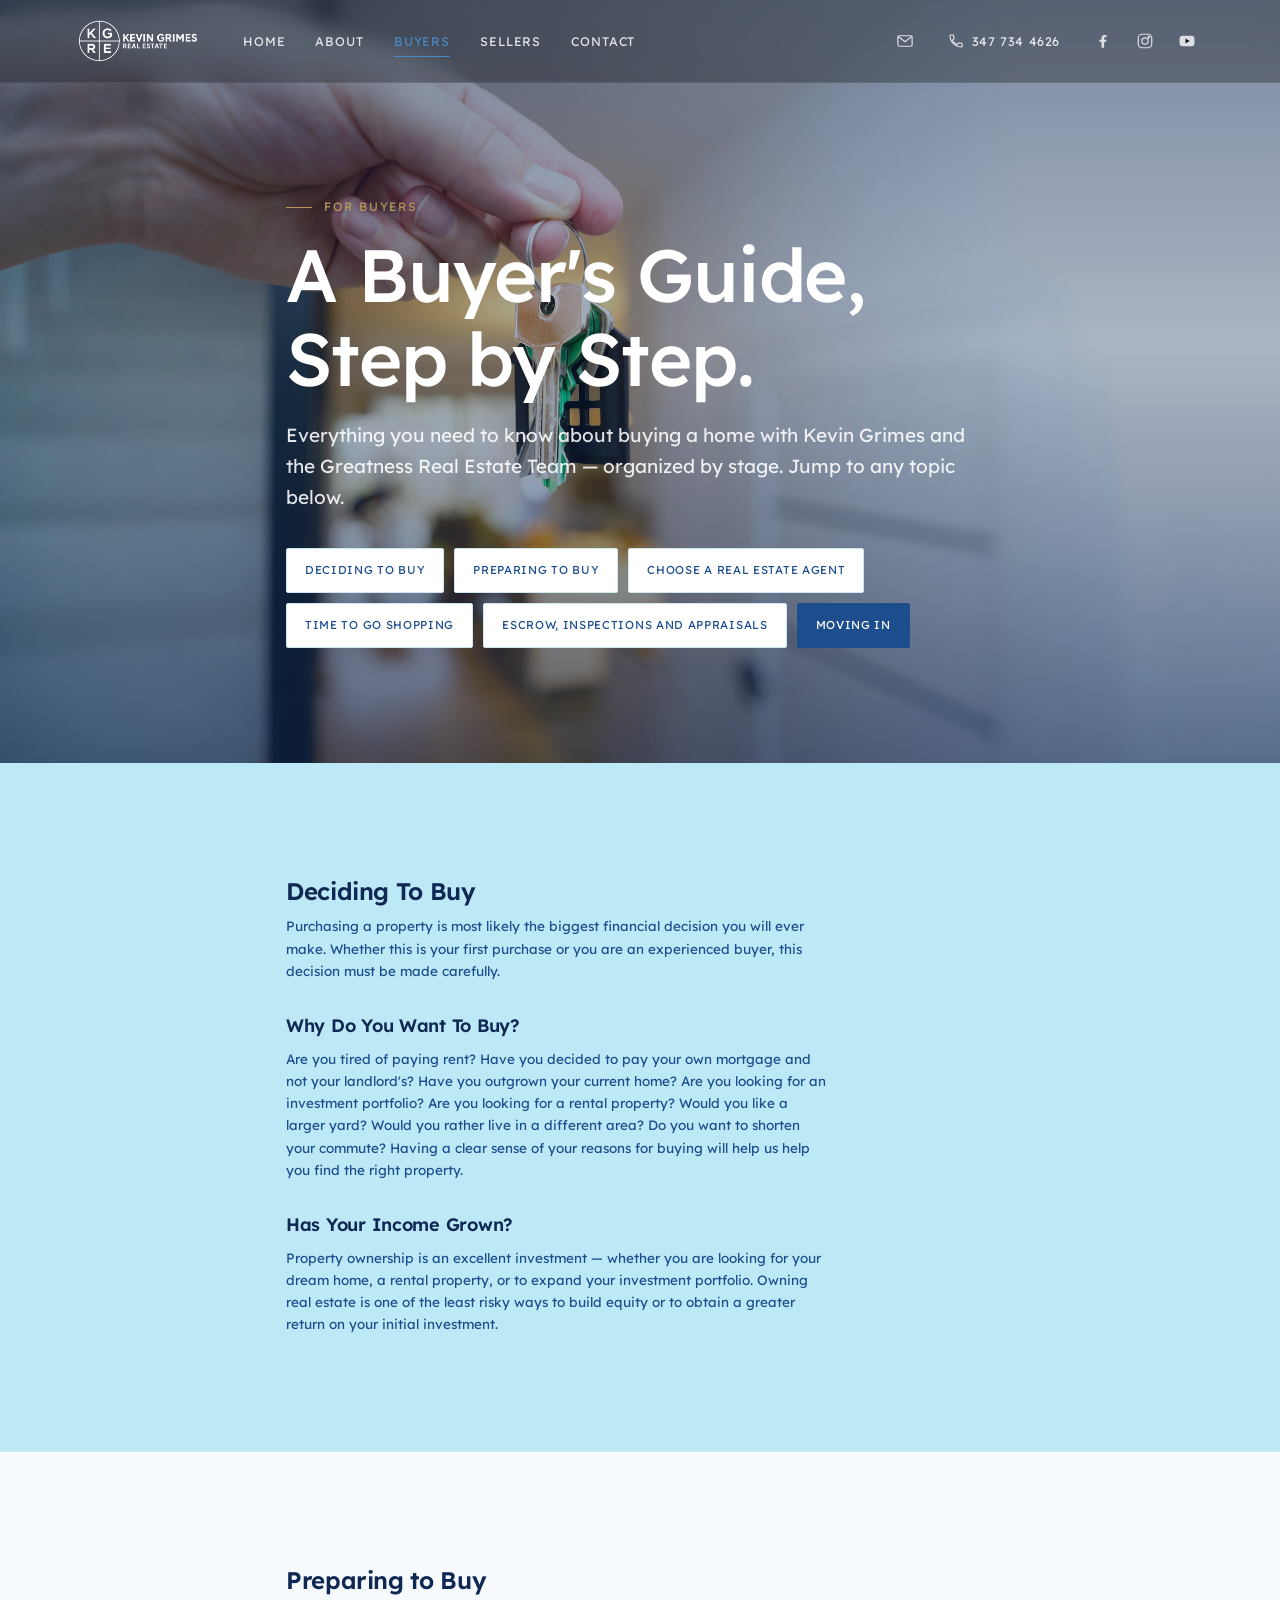
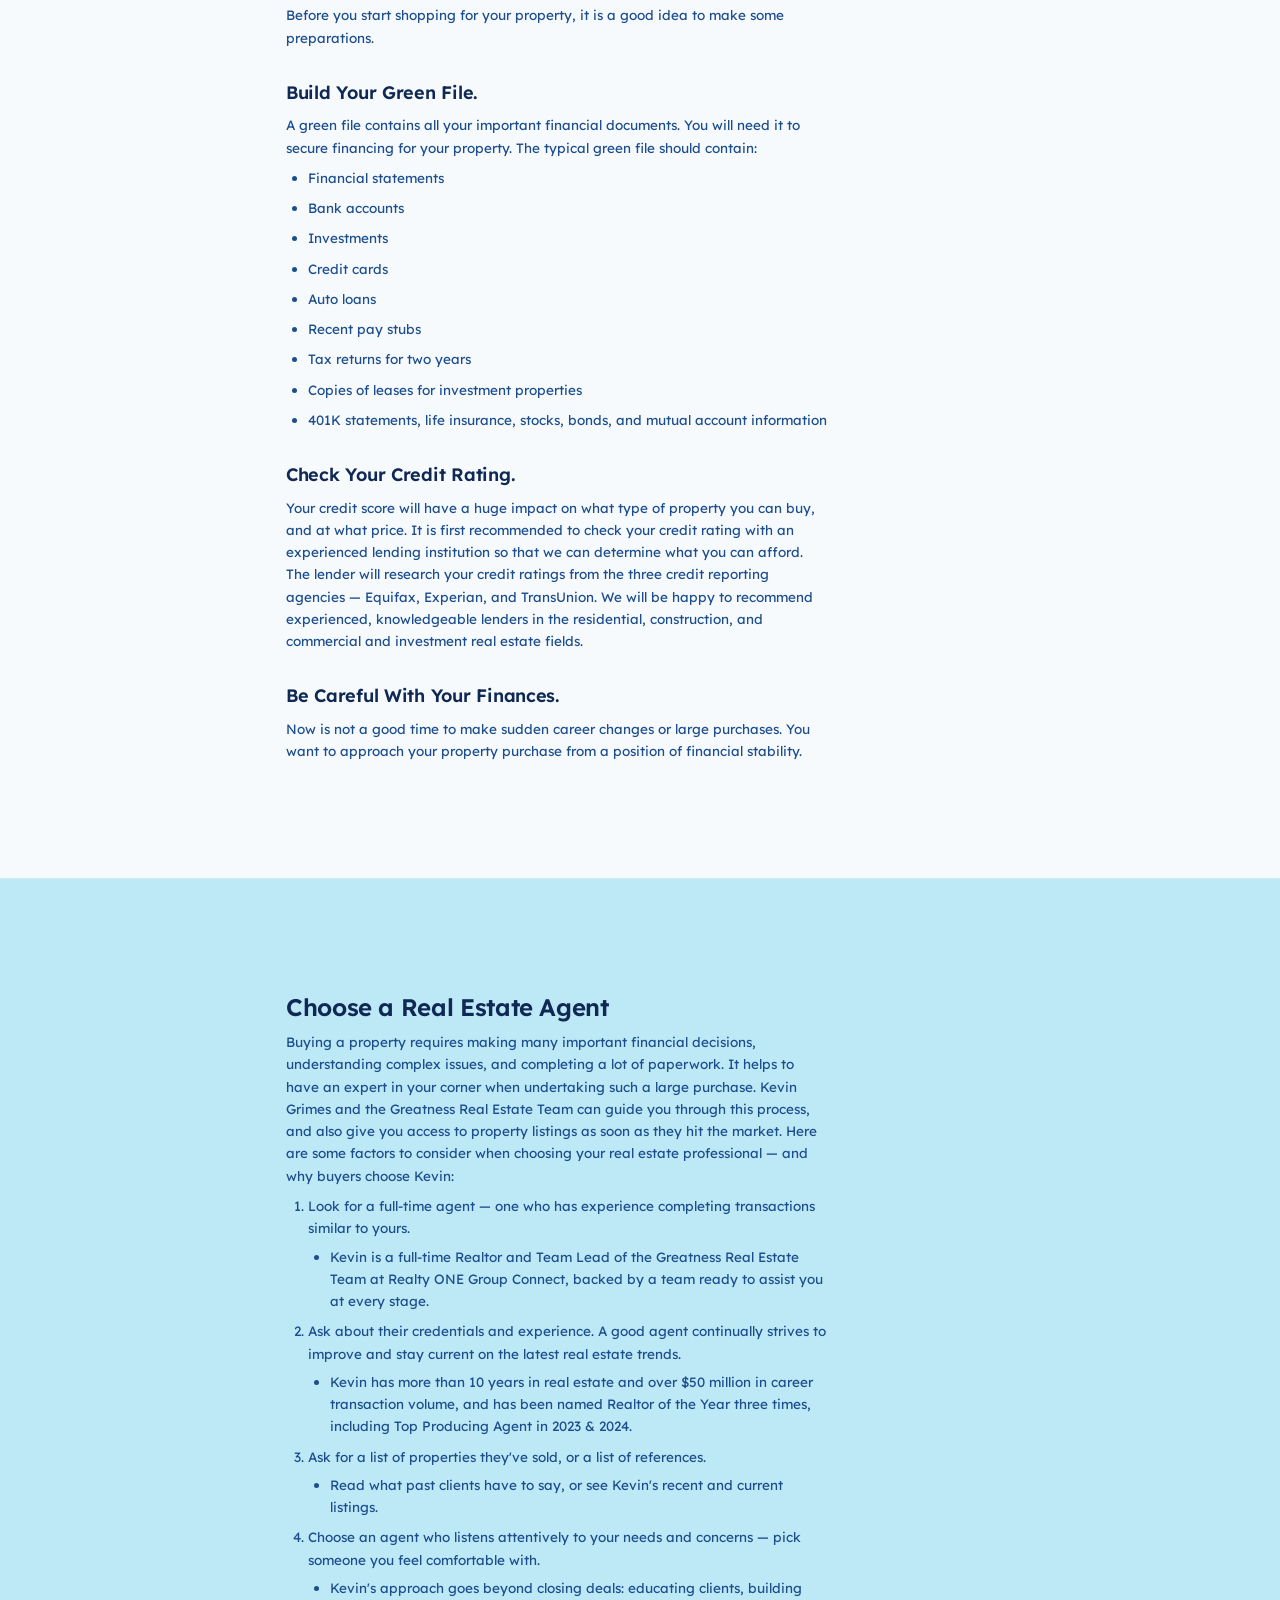
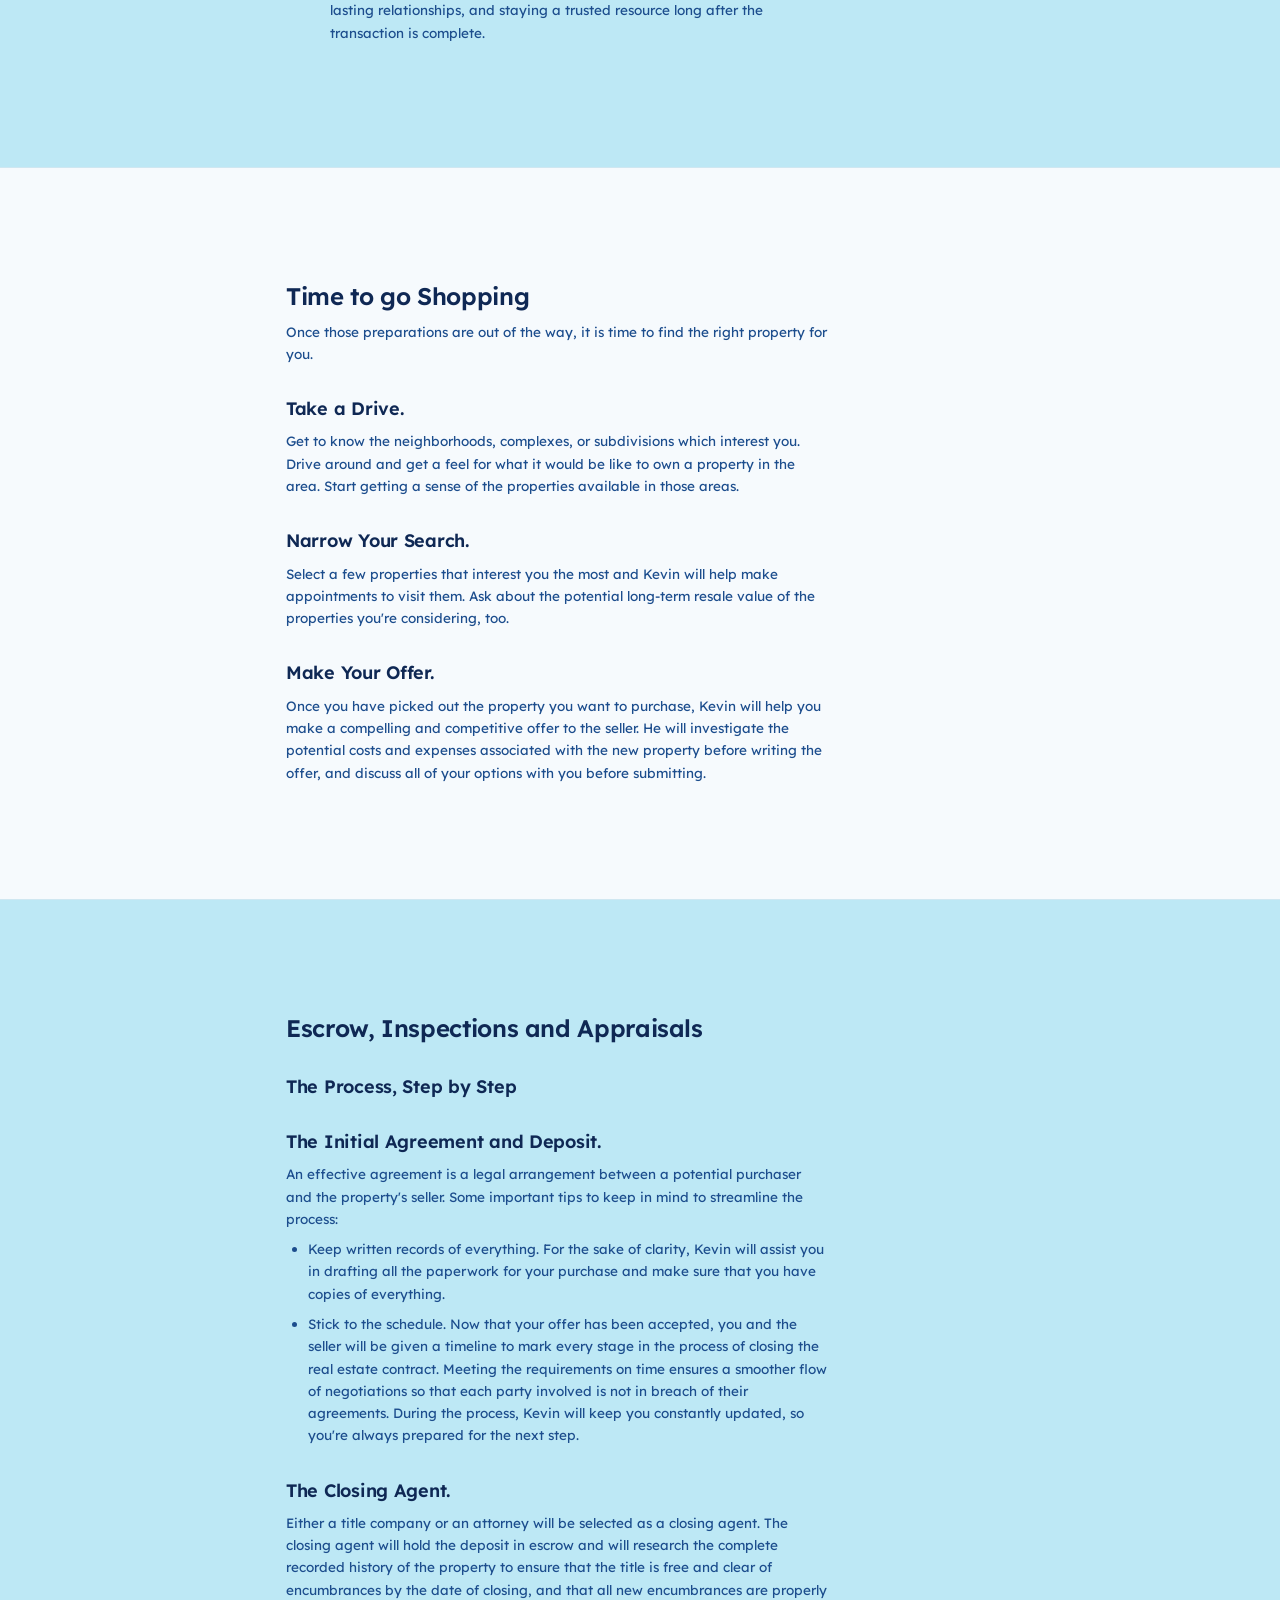
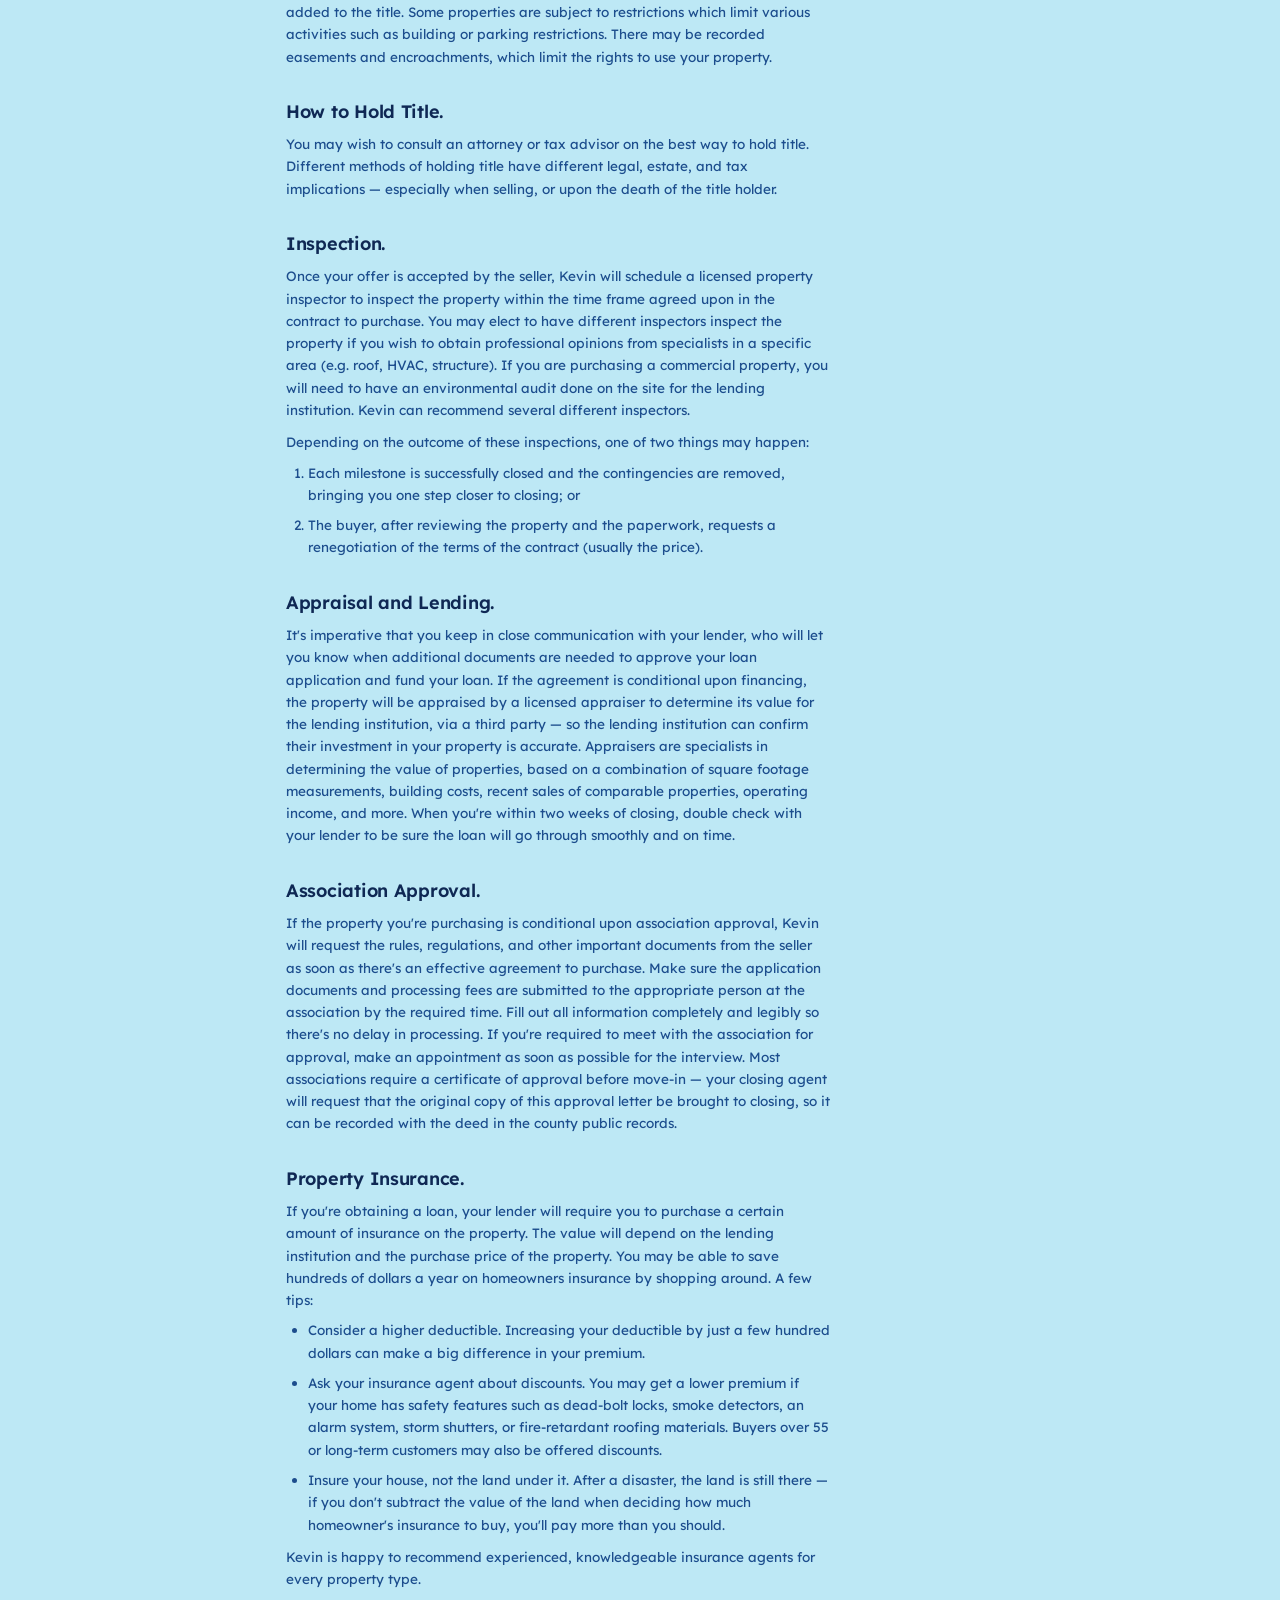
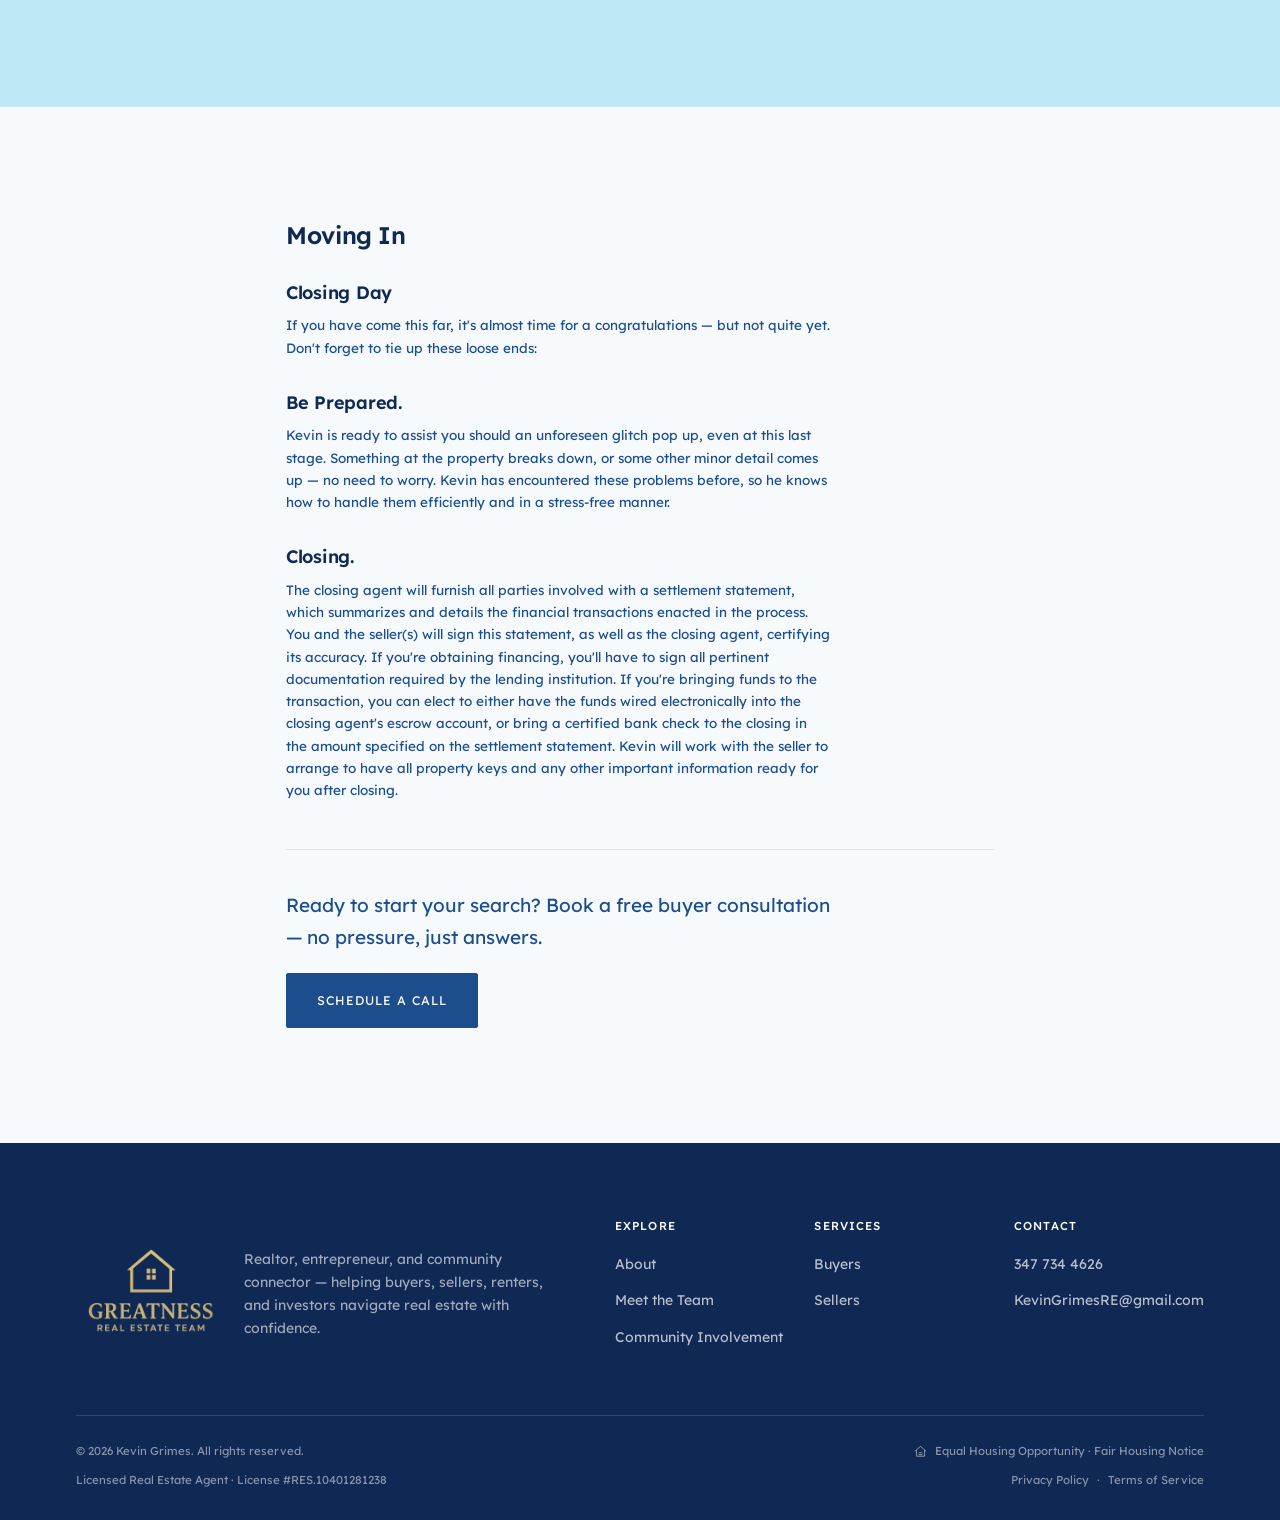
<file: buyers.html>
<!DOCTYPE html>
<html lang="en">
<head>
<meta charset="UTF-8">
<meta name="viewport" content="width=device-width, initial-scale=1.0">
<title>Buyers | Kevin Grimes Real Estate</title>
<meta name="description" content="A step-by-step buyer's guide from Kevin Grimes and the Greatness Real Estate Team — deciding to buy, preparing, shopping, escrow, and closing in New York and Connecticut.">

<!-- PLACEHOLDER DOMAIN — matches index.html; update together once the real domain is set. -->
<link rel="canonical" href="https://www.kevingrimesre.com/buyers.html">

<link rel="icon" href="images/kgre-logo.png" type="image/png">
<link rel="apple-touch-icon" href="images/kgre-logo.png">
<meta name="theme-color" content="#0F2854">

<link rel="preconnect" href="https://fonts.googleapis.com">
<link rel="preconnect" href="https://fonts.gstatic.com" crossorigin>
<link href="https://fonts.googleapis.com/css2?family=Lexend+Deca:wght@400;500;600;700&family=Fraunces:ital,opsz,wght@0,9..144,400;1,9..144,400&display=swap" rel="stylesheet">
<link rel="stylesheet" href="style.css">
</head>
<body>

<a href="#main" class="skip-link sr-only">Skip to main content</a>

<header class="site-header scrolled">
  <div class="wrap">
    <a href="index.html" class="brand">
      <img src="images/kgre-header.png" alt="Kevin Grimes Real Estate" class="brand-logo" width="2172" height="724">
    </a>

    <div class="nav-collapse">
      <nav class="nav" aria-label="Main navigation">
        <a href="index.html#home">Home</a>
        <a href="index.html#about">About</a>
        <a href="buyers.html" class="active">Buyers</a>
        <a href="sellers.html">Sellers</a>
        <a href="index.html#contact">Contact</a>
      </nav>

      <div class="nav-extras">
        <a href="mailto:KevinGrimesRE@gmail.com" class="social-icon" aria-label="Email — opens your mail app">
          <svg viewBox="0 0 24 24" width="18" height="18" fill="none" stroke="currentColor" stroke-width="1.6" aria-hidden="true"><rect x="2.5" y="5" width="19" height="14" rx="2"/><path d="m3 6 9 7 9-7"/></svg>
        </a>

        <a href="tel:+13477344626" class="nav-phone">
          <svg viewBox="0 0 24 24" width="16" height="16" fill="none" stroke="currentColor" stroke-width="1.6" aria-hidden="true"><path d="M6.6 10.8c1.4 2.8 3.8 5.2 6.6 6.6l2.2-2.2c.3-.3.7-.4 1.1-.3 1.2.4 2.5.6 3.8.6.6 0 1 .4 1 1V20c0 .6-.4 1-1 1C10.6 21 3 13.4 3 4c0-.6.4-1 1-1h3.5c.6 0 1 .4 1 1 0 1.3.2 2.6.6 3.8.1.4 0 .8-.3 1.1L6.6 10.8z"/></svg>
          <span>347 734 4626</span>
        </a>

        <div class="nav-socials">
          <a href="https://www.facebook.com/tigga" class="social-icon" aria-label="Facebook" target="_blank" rel="noopener">
            <svg viewBox="0 0 24 24" width="18" height="18" fill="currentColor" aria-hidden="true"><path d="M13.5 21v-7.8h2.6l.4-3h-3v-1.9c0-.87.24-1.46 1.5-1.46h1.6V4.14C15.94 4.06 15 4 13.9 4c-2.3 0-3.9 1.4-3.9 4v2.2H7.4v3h2.6V21h3.5z"/></svg>
          </a>
          <a href="https://www.instagram.com/kevingrimesre" class="social-icon" aria-label="Instagram" target="_blank" rel="noopener">
            <svg viewBox="0 0 24 24" width="18" height="18" fill="none" stroke="currentColor" stroke-width="1.6" aria-hidden="true"><rect x="3" y="3" width="18" height="18" rx="5"/><circle cx="12" cy="12" r="4.2"/><circle cx="17.3" cy="6.7" r="1"/></svg>
          </a>
          <a href="https://www.youtube.com/@kevingrimesre" class="social-icon" aria-label="YouTube" target="_blank" rel="noopener">
            <svg viewBox="0 0 24 24" width="18" height="18" aria-hidden="true"><path fill="currentColor" d="M22 12s0-3.2-.4-4.7a2.9 2.9 0 0 0-2-2C17.9 5 12 5 12 5s-5.9 0-7.6.3a2.9 2.9 0 0 0-2 2C2 8.8 2 12 2 12s0 3.2.4 4.7a2.9 2.9 0 0 0 2 2C6.1 19 12 19 12 19s5.9 0 7.6-.3a2.9 2.9 0 0 0 2-2C22 15.2 22 12 22 12z"/><path fill="#14171A" d="M10 8.6 15.5 12 10 15.4z"/></svg>
          </a>
        </div>
      </div>
    </div>

    <button class="nav-toggle" aria-label="Toggle menu" aria-expanded="false">
      <span></span><span></span><span></span>
    </button>
  </div>
</header>

<main id="main">

<!-- Floating topic rail — same 6 links as .topic-nav below, restyled
     as a fixed right-edge strip so it stays reachable while scrolling.
     Placed here (outside any .reveal-animated container) so nothing
     with a CSS transform can break its position:fixed. Hidden below
     1300px — the .topic-nav row up top covers narrower viewports. -->
<nav class="topic-rail" aria-label="Buyer's guide topics (quick jump)">
  <a href="#deciding-to-buy"><span>Deciding to Buy</span></a>
  <a href="#preparing-to-buy"><span>Preparing to Buy</span></a>
  <a href="#choosing-agent"><span>Choosing an Agent</span></a>
  <a href="#time-to-shop"><span>Time to Shop</span></a>
  <a href="#escrow-inspections"><span>Escrow &amp; Appraisals</span></a>
  <a href="#moving-in"><span>Moving In</span></a>
</nav>

<!-- =========================================================
     SECTION — Intro + topic nav
     Buttons are real anchor links to each topic section below;
     the "auto scroll" is the site's existing scroll-behavior:smooth
     (see style.css) plus scroll-margin-top on each section so the
     fixed header doesn't cover the title. main.js only adds the
     active-button highlight as you scroll.
     ========================================================= -->
<section id="buyers-intro" style="padding-top:calc(82px + clamp(64px, 9vw, 118px));">
  <div class="wrap" style="max-width:820px;">
    <p class="eyebrow">For Buyers</p>
    <h1>A Buyer's Guide, Step by Step.</h1>
    <p class="lede" style="margin-top:18px; max-width:60ch;">Everything you need to know about buying a home with Kevin Grimes and the Greatness Real Estate Team — organized by stage. Jump to any topic below.</p>

    <nav class="topic-nav" aria-label="Buyer's guide topics">
      <a href="#deciding-to-buy">Deciding To Buy</a>
      <a href="#preparing-to-buy">Preparing to Buy</a>
      <a href="#choosing-agent">Choose a Real Estate Agent</a>
      <a href="#time-to-shop">Time to go Shopping</a>
      <a href="#escrow-inspections">Escrow, Inspections and Appraisals</a>
      <a href="#moving-in">Moving In</a>
    </nav>
  </div>
</section>

<!-- =========================================================
     SECTION — Deciding To Buy
     ========================================================= -->
<section id="deciding-to-buy" class="topic-section section-alt">
  <div class="wrap" style="max-width:820px;">
   
    <h3>Deciding To Buy</h3>
    <p class="topic-desc">Purchasing a property is most likely the biggest financial decision you will ever make. Whether this is your first purchase or you are an experienced buyer, this decision must be made carefully.</p>

    <h4>Why Do You Want To Buy?</h4>
    <p class="topic-desc">Are you tired of paying rent? Have you decided to pay your own mortgage and not your landlord's? Have you outgrown your current home? Are you looking for an investment portfolio? Are you looking for a rental property? Would you like a larger yard? Would you rather live in a different area? Do you want to shorten your commute? Having a clear sense of your reasons for buying will help us help you find the right property.</p>

    <h4>Has Your Income Grown?</h4>
    <p class="topic-desc">Property ownership is an excellent investment — whether you are looking for your dream home, a rental property, or to expand your investment portfolio. Owning real estate is one of the least risky ways to build equity or to obtain a greater return on your initial investment.</p>
  </div>
</section>

<!-- =========================================================
     SECTION — Preparing to Buy
     ========================================================= -->
<section id="preparing-to-buy" class="topic-section">
  <div class="wrap" style="max-width:820px;">

    <h3>Preparing to Buy</h3>
    <p class="topic-desc">Before you start shopping for your property, it is a good idea to make some preparations.</p>

    <h4>Build Your Green File.</h4>
    <p class="topic-desc">A green file contains all your important financial documents. You will need it to secure financing for your property. The typical green file should contain:</p>
    <ul>
      <li>Financial statements</li>
      <li>Bank accounts</li>
      <li>Investments</li>
      <li>Credit cards</li>
      <li>Auto loans</li>
      <li>Recent pay stubs</li>
      <li>Tax returns for two years</li>
      <li>Copies of leases for investment properties</li>
      <li>401K statements, life insurance, stocks, bonds, and mutual account information</li>
    </ul>

    <h4>Check Your Credit Rating.</h4>
    <p class="topic-desc">Your credit score will have a huge impact on what type of property you can buy, and at what price. It is first recommended to check your credit rating with an experienced lending institution so that we can determine what you can afford. The lender will research your credit ratings from the three credit reporting agencies — Equifax, Experian, and TransUnion. We will be happy to recommend experienced, knowledgeable lenders in the residential, construction, and commercial and investment real estate fields.</p>

    <h4>Be Careful With Your Finances.</h4>
    <p class="topic-desc">Now is not a good time to make sudden career changes or large purchases. You want to approach your property purchase from a position of financial stability.</p>
  </div>
</section>

<!-- =========================================================
     SECTION — Choose a Real Estate Agent
     ========================================================= -->
<section id="choosing-agent" class="topic-section section-alt">
  <div class="wrap" style="max-width:820px;">

    <h3>Choose a Real Estate Agent</h3>
    <p class="topic-desc">Buying a property requires making many important financial decisions, understanding complex issues, and completing a lot of paperwork. It helps to have an expert in your corner when undertaking such a large purchase. Kevin Grimes and the Greatness Real Estate Team can guide you through this process, and also give you access to property listings as soon as they hit the market. Here are some factors to consider when choosing your real estate professional — and why buyers choose Kevin:</p>
    <ol>
      <li>
        Look for a full-time agent — one who has experience completing transactions similar to yours.
        <ul>
          <li>Kevin is a full-time Realtor and Team Lead of the Greatness Real Estate Team at Realty ONE Group Connect, backed by a team ready to assist you at every stage.</li>
        </ul>
      </li>
      <li>
        Ask about their credentials and experience. A good agent continually strives to improve and stay current on the latest real estate trends.
        <ul>
          <li>Kevin has more than 10 years in real estate and over $50 million in career transaction volume, and has been named Realtor of the Year three times, including Top Producing Agent in 2023 &amp; 2024.</li>
        </ul>
      </li>
      <li>
        Ask for a list of properties they've sold, or a list of references.
        <ul>
          <li><a href="index.html#testimonials" style="color:var(--accent);">Read what past clients have to say</a>, or see Kevin's <a href="index.html#properties" style="color:var(--accent);">recent and current listings</a>.</li>
        </ul>
      </li>
      <li>
        Choose an agent who listens attentively to your needs and concerns — pick someone you feel comfortable with.
        <ul>
          <li>Kevin's approach goes beyond closing deals: educating clients, building lasting relationships, and staying a trusted resource long after the transaction is complete.</li>
        </ul>
      </li>
    </ol>
  </div>
</section>

<!-- =========================================================
     SECTION — Time to go Shopping
     ========================================================= -->
<section id="time-to-shop" class="topic-section">
  <div class="wrap" style="max-width:820px;">

    <h3>Time to go Shopping</h3>
    <p class="topic-desc">Once those preparations are out of the way, it is time to find the right property for you.</p>

    <h4>Take a Drive.</h4>
    <p class="topic-desc">Get to know the neighborhoods, complexes, or subdivisions which interest you. Drive around and get a feel for what it would be like to own a property in the area. Start getting a sense of the properties available in those areas.</p>

    <h4>Narrow Your Search.</h4>
    <p class="topic-desc">Select a few properties that interest you the most and Kevin will help make appointments to visit them. Ask about the potential long-term resale value of the properties you're considering, too.</p>

    <h4>Make Your Offer.</h4>
    <p class="topic-desc">Once you have picked out the property you want to purchase, Kevin will help you make a compelling and competitive offer to the seller. He will investigate the potential costs and expenses associated with the new property before writing the offer, and discuss all of your options with you before submitting.</p>
  </div>
</section>

<!-- =========================================================
     SECTION — Escrow, Inspections and Appraisals
     ========================================================= -->
<section id="escrow-inspections" class="topic-section section-alt">
  <div class="wrap" style="max-width:820px;">
    <h3>Escrow, Inspections and Appraisals</h3>

    <h4>The Process, Step by Step</h4>

    <h4>The Initial Agreement and Deposit.</h4>
    <p class="topic-desc">An effective agreement is a legal arrangement between a potential purchaser and the property's seller. Some important tips to keep in mind to streamline the process:</p>
    <ul>
      <li>Keep written records of everything. For the sake of clarity, Kevin will assist you in drafting all the paperwork for your purchase and make sure that you have copies of everything.</li>
      <li>Stick to the schedule. Now that your offer has been accepted, you and the seller will be given a timeline to mark every stage in the process of closing the real estate contract. Meeting the requirements on time ensures a smoother flow of negotiations so that each party involved is not in breach of their agreements. During the process, Kevin will keep you constantly updated, so you're always prepared for the next step.</li>
    </ul>

    <h4>The Closing Agent.</h4>
    <p class="topic-desc">Either a title company or an attorney will be selected as a closing agent. The closing agent will hold the deposit in escrow and will research the complete recorded history of the property to ensure that the title is free and clear of encumbrances by the date of closing, and that all new encumbrances are properly added to the title. Some properties are subject to restrictions which limit various activities such as building or parking restrictions. There may be recorded easements and encroachments, which limit the rights to use your property.</p>

    <h4>How to Hold Title.</h4>
    <p class="topic-desc">You may wish to consult an attorney or tax advisor on the best way to hold title. Different methods of holding title have different legal, estate, and tax implications — especially when selling, or upon the death of the title holder.</p>

    <h4>Inspection.</h4>
    <p class="topic-desc">Once your offer is accepted by the seller, Kevin will schedule a licensed property inspector to inspect the property within the time frame agreed upon in the contract to purchase. You may elect to have different inspectors inspect the property if you wish to obtain professional opinions from specialists in a specific area (e.g. roof, HVAC, structure). If you are purchasing a commercial property, you will need to have an environmental audit done on the site for the lending institution. Kevin can recommend several different inspectors.</p>
    <p class="topic-desc">Depending on the outcome of these inspections, one of two things may happen:</p>
    <ol>
      <li>Each milestone is successfully closed and the contingencies are removed, bringing you one step closer to closing; or</li>
      <li>The buyer, after reviewing the property and the paperwork, requests a renegotiation of the terms of the contract (usually the price).</li>
    </ol>

    <h4>Appraisal and Lending.</h4>
    <p class="topic-desc">It's imperative that you keep in close communication with your lender, who will let you know when additional documents are needed to approve your loan application and fund your loan. If the agreement is conditional upon financing, the property will be appraised by a licensed appraiser to determine its value for the lending institution, via a third party — so the lending institution can confirm their investment in your property is accurate. Appraisers are specialists in determining the value of properties, based on a combination of square footage measurements, building costs, recent sales of comparable properties, operating income, and more. When you're within two weeks of closing, double check with your lender to be sure the loan will go through smoothly and on time.</p>

    <h4>Association Approval.</h4>
    <p class="topic-desc">If the property you're purchasing is conditional upon association approval, Kevin will request the rules, regulations, and other important documents from the seller as soon as there's an effective agreement to purchase. Make sure the application documents and processing fees are submitted to the appropriate person at the association by the required time. Fill out all information completely and legibly so there's no delay in processing. If you're required to meet with the association for approval, make an appointment as soon as possible for the interview. Most associations require a certificate of approval before move-in — your closing agent will request that the original copy of this approval letter be brought to closing, so it can be recorded with the deed in the county public records.</p>

    <h4>Property Insurance.</h4>
    <p class="topic-desc">If you're obtaining a loan, your lender will require you to purchase a certain amount of insurance on the property. The value will depend on the lending institution and the purchase price of the property. You may be able to save hundreds of dollars a year on homeowners insurance by shopping around. A few tips:</p>
    <ul>
      <li>Consider a higher deductible. Increasing your deductible by just a few hundred dollars can make a big difference in your premium.</li>
      <li>Ask your insurance agent about discounts. You may get a lower premium if your home has safety features such as dead-bolt locks, smoke detectors, an alarm system, storm shutters, or fire-retardant roofing materials. Buyers over 55 or long-term customers may also be offered discounts.</li>
      <li>Insure your house, not the land under it. After a disaster, the land is still there — if you don't subtract the value of the land when deciding how much homeowner's insurance to buy, you'll pay more than you should.</li>
    </ul>
    <p class="topic-desc">Kevin is happy to recommend experienced, knowledgeable insurance agents for every property type.</p>
  </div>
</section>

<!-- =========================================================
     SECTION — Moving In
     ========================================================= -->
<section id="moving-in" class="topic-section">
  <div class="wrap" style="max-width:820px;">
    <h3>Moving In</h3>

    <h4>Closing Day</h4>
    <p class="topic-desc">If you have come this far, it's almost time for a congratulations — but not quite yet. Don't forget to tie up these loose ends:</p>

    <h4>Be Prepared.</h4>
    <p class="topic-desc">Kevin is ready to assist you should an unforeseen glitch pop up, even at this last stage. Something at the property breaks down, or some other minor detail comes up — no need to worry. Kevin has encountered these problems before, so he knows how to handle them efficiently and in a stress-free manner.</p>

    <h4>Closing.</h4>
    <p class="topic-desc">The closing agent will furnish all parties involved with a settlement statement, which summarizes and details the financial transactions enacted in the process. You and the seller(s) will sign this statement, as well as the closing agent, certifying its accuracy. If you're obtaining financing, you'll have to sign all pertinent documentation required by the lending institution. If you're bringing funds to the transaction, you can elect to either have the funds wired electronically into the closing agent's escrow account, or bring a certified bank check to the closing in the amount specified on the settlement statement. Kevin will work with the seller to arrange to have all property keys and any other important information ready for you after closing.</p>

    <div class="section-cta reveal">
      <p>Ready to start your search? Book a free buyer consultation — no pressure, just answers.</p>
      <a href="https://calendly.com/kevingrimesre" target="_blank" rel="noopener" class="btn btn-solid">Schedule a Call</a>
    </div>
  </div>
</section>

</main>


<!-- =========================================================
     FOOTER
     ========================================================= -->
<footer class="site-footer">
  <div class="wrap">
    <div class="footer-grid">
      <div class="footer-brand-row">
        <img src="images/greatness-realestate-team.png" alt="Greatness Real Estate Team" class="footer-brand-logo" width="700" height="700" loading="lazy">
        <p class="footer-desc">Realtor, entrepreneur, and community connector — helping buyers, sellers, renters, and investors navigate real estate with confidence.</p>
      </div>

      <div>
        <h4>Explore</h4>
        <ul class="footer-links">
          <li><a href="index.html#about">About</a></li>
          <li><a href="index.html#team">Meet the Team</a></li>
          <li><a href="community-involvement.html">Community Involvement</a></li>
        </ul>
      </div>

      <div>
        <h4>Services</h4>
        <ul class="footer-links">
          <li><a href="buyers.html">Buyers</a></li>
          <li><a href="sellers.html">Sellers</a></li>
        </ul>
      </div>

      <div>
        <h4>Contact</h4>
        <ul class="footer-links">
          <li><span>347 734 4626</span></li>
          <li><span>KevinGrimesRE@gmail.com</span></li>
        </ul>
      </div>
    </div>

    <div class="footer-bottom">
      <div class="footer-bottom-left">
        <span>&copy; <span id="year">2026</span> Kevin Grimes. All rights reserved.</span>
        <span>Licensed Real Estate Agent · License #RES.10401281238</span>
      </div>
      <div class="footer-bottom-right">
        <a href="https://dos.ny.gov/system/files/documents/2021/03/2156.pdf" target="_blank" rel="noopener" class="fh-link fh-link-footer">
          <svg viewBox="0 0 24 24" width="15" height="15" fill="none" stroke="currentColor" stroke-width="1.6" aria-hidden="true"><path d="M3 11.5 12 4l9 7.5"/><path d="M5.5 10v9.5h13V10"/><path d="M9 14h6M9 17h6"/></svg>
          <span>Equal Housing Opportunity · Fair Housing Notice</span>
        </a>
        <span class="footer-legal-links">
          <a href="privacy-policy.html">Privacy Policy</a>
          <span aria-hidden="true">·</span>
          <a href="terms.html">Terms of Service</a>
        </span>
      </div>
    </div>
  </div>
</footer>

<script src="main.js"></script>
</body>
</html>
</file>
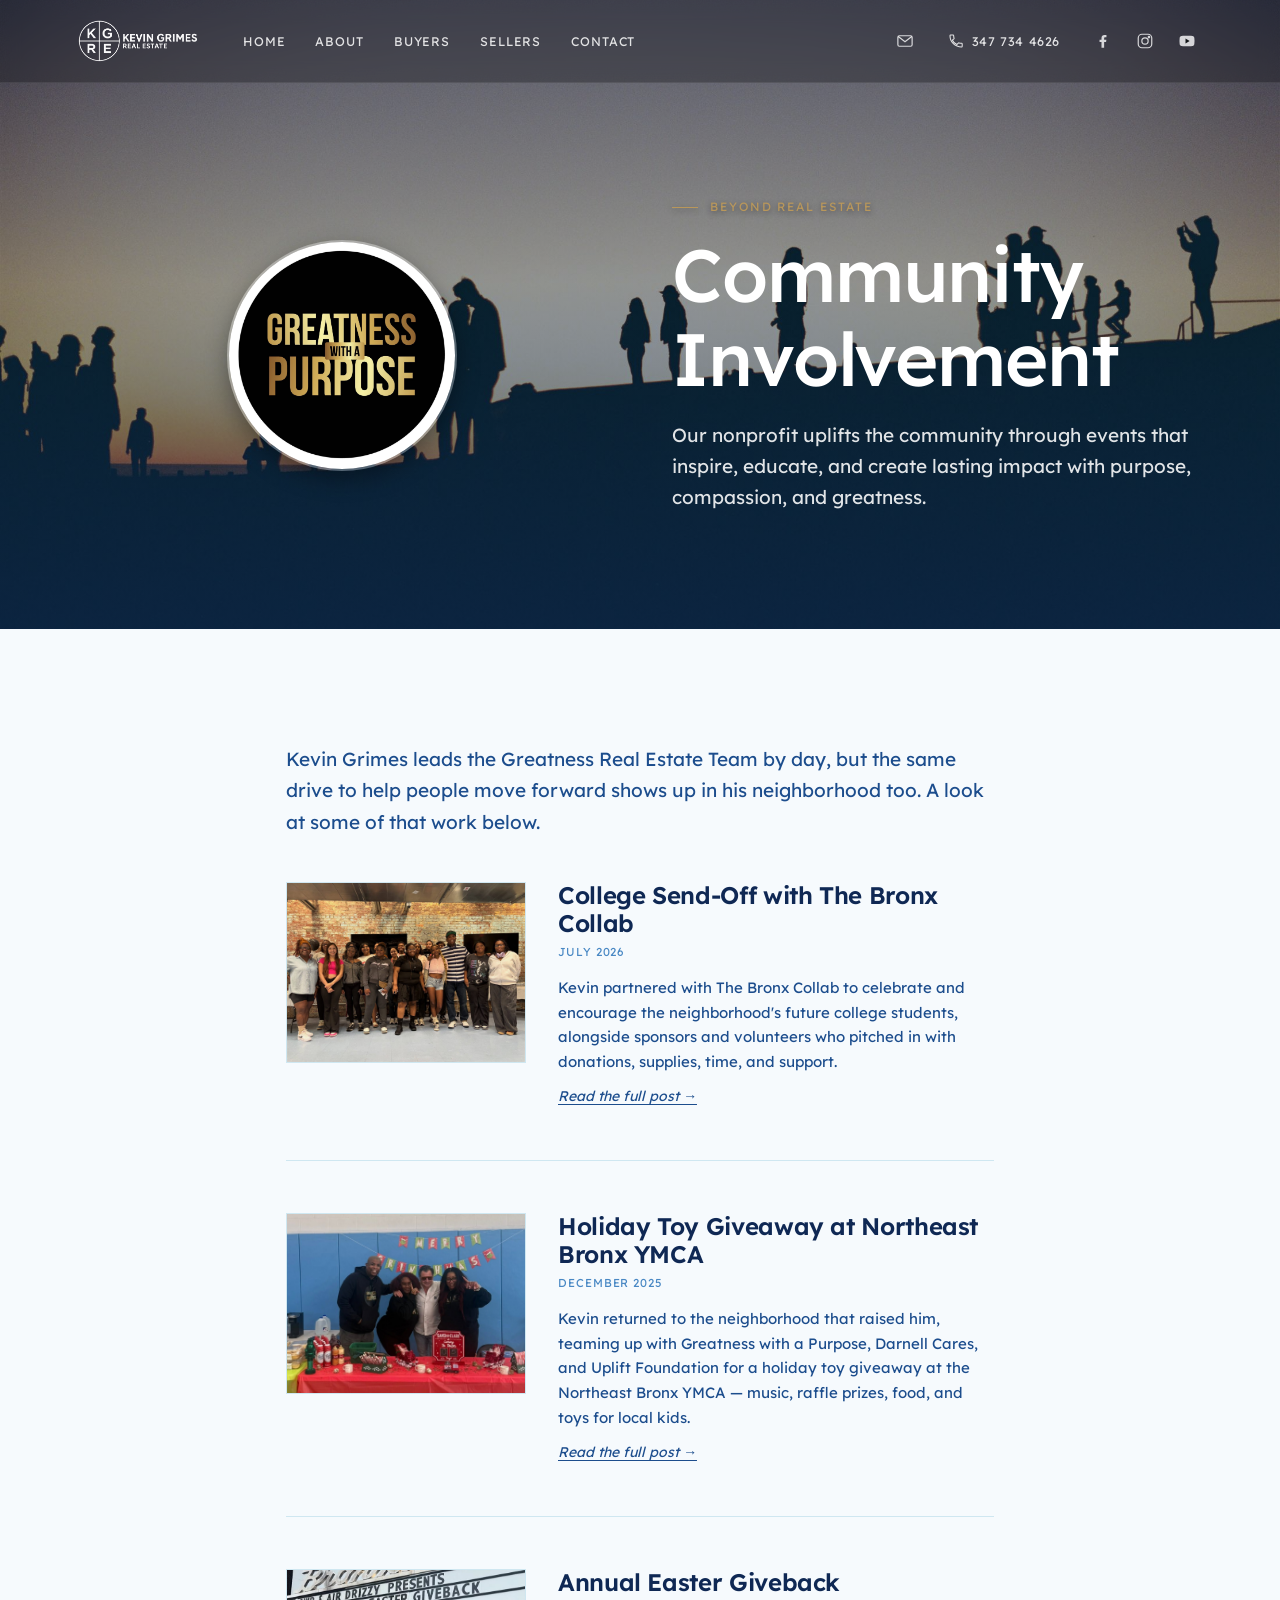
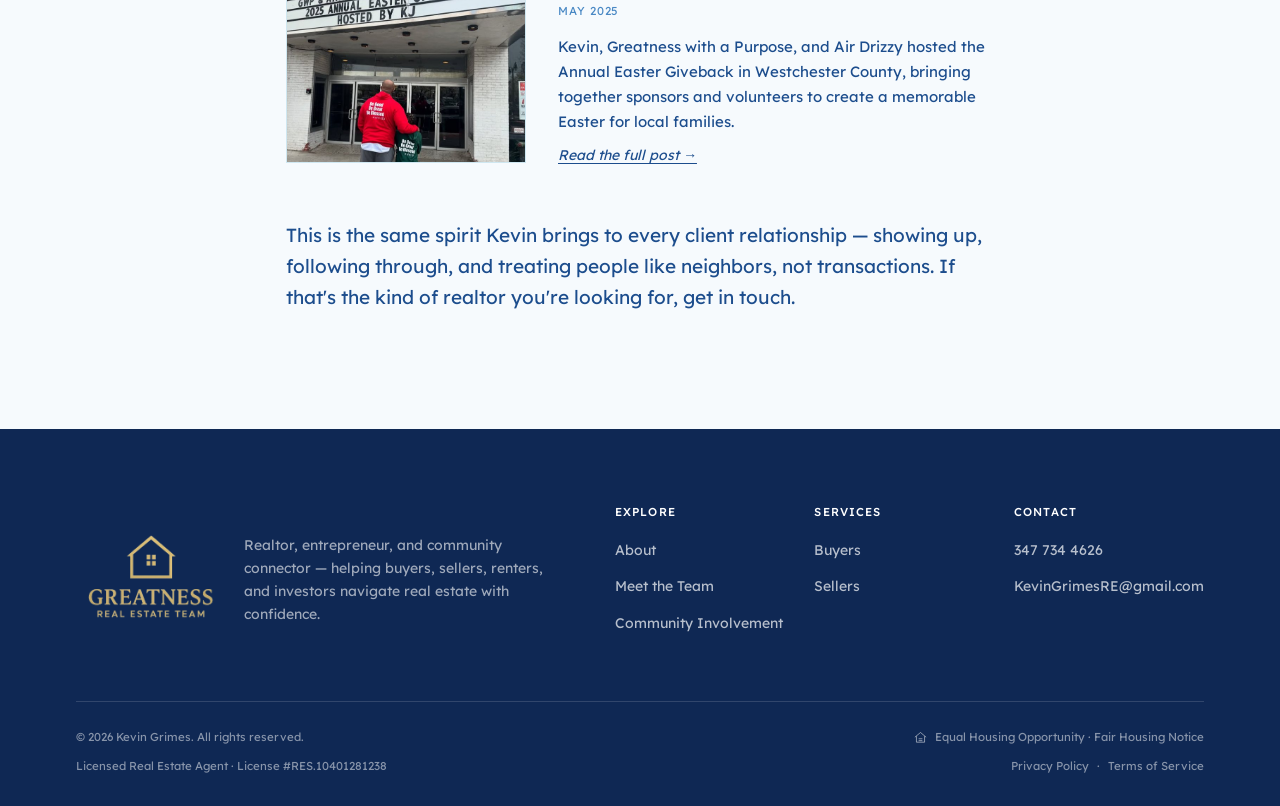
<file: community-involvement.html>
<!DOCTYPE html>
<html lang="en">
<head>
<meta charset="UTF-8">
<meta name="viewport" content="width=device-width, initial-scale=1.0">
<title>Community Involvement | Kevin Grimes Real Estate</title>
<meta name="description" content="Beyond real estate — Kevin Grimes's work in the community, from youth college-readiness events to everyday neighborhood support.">

<!-- PLACEHOLDER DOMAIN — matches index.html; update together once the real domain is set. -->
<link rel="canonical" href="https://www.kevingrimesre.com/community-involvement.html">

<!-- CONTENT STATUS (dev-facing, not shown to visitors):
     Both posts are real (College Send-Off via Instagram, Holiday Toy
     Giveaway via Facebook) — no placeholders remain. Add more
     <article class="post-card"> blocks to .post-list as new events
     come in. -->


<link rel="icon" href="images/kgre-logo.png" type="image/png">
<link rel="apple-touch-icon" href="images/kgre-logo.png">
<meta name="theme-color" content="#0F2854">

<link rel="preconnect" href="https://fonts.googleapis.com">
<link rel="preconnect" href="https://fonts.gstatic.com" crossorigin>
<link href="https://fonts.googleapis.com/css2?family=Lexend+Deca:wght@400;500;600;700&family=Fraunces:ital,opsz,wght@0,9..144,400;1,9..144,400&display=swap" rel="stylesheet">
<link rel="stylesheet" href="style.css">
</head>
<body>

<a href="#main" class="skip-link sr-only">Skip to main content</a>

<header class="site-header scrolled">
  <div class="wrap">
    <a href="index.html" class="brand">
      <img src="images/kgre-header.png" alt="Kevin Grimes Real Estate" class="brand-logo" width="2172" height="724">
    </a>

    <div class="nav-collapse">
      <nav class="nav" aria-label="Main navigation">
        <a href="index.html#home">Home</a>
        <a href="index.html#about">About</a>
        <a href="buyers.html">Buyers</a>
        <a href="sellers.html">Sellers</a>
        <a href="index.html#contact">Contact</a>
      </nav>

      <div class="nav-extras">
        <a href="mailto:KevinGrimesRE@gmail.com" class="social-icon" aria-label="Email — opens your mail app">
          <svg viewBox="0 0 24 24" width="18" height="18" fill="none" stroke="currentColor" stroke-width="1.6" aria-hidden="true"><rect x="2.5" y="5" width="19" height="14" rx="2"/><path d="m3 6 9 7 9-7"/></svg>
        </a>

        <a href="tel:+13477344626" class="nav-phone">
          <svg viewBox="0 0 24 24" width="16" height="16" fill="none" stroke="currentColor" stroke-width="1.6" aria-hidden="true"><path d="M6.6 10.8c1.4 2.8 3.8 5.2 6.6 6.6l2.2-2.2c.3-.3.7-.4 1.1-.3 1.2.4 2.5.6 3.8.6.6 0 1 .4 1 1V20c0 .6-.4 1-1 1C10.6 21 3 13.4 3 4c0-.6.4-1 1-1h3.5c.6 0 1 .4 1 1 0 1.3.2 2.6.6 3.8.1.4 0 .8-.3 1.1L6.6 10.8z"/></svg>
          <span>347 734 4626</span>
        </a>

        <div class="nav-socials">
          <a href="https://www.facebook.com/tigga" class="social-icon" aria-label="Facebook" target="_blank" rel="noopener">
            <svg viewBox="0 0 24 24" width="18" height="18" fill="currentColor" aria-hidden="true"><path d="M13.5 21v-7.8h2.6l.4-3h-3v-1.9c0-.87.24-1.46 1.5-1.46h1.6V4.14C15.94 4.06 15 4 13.9 4c-2.3 0-3.9 1.4-3.9 4v2.2H7.4v3h2.6V21h3.5z"/></svg>
          </a>
          <a href="https://www.instagram.com/kevingrimesre" class="social-icon" aria-label="Instagram" target="_blank" rel="noopener">
            <svg viewBox="0 0 24 24" width="18" height="18" fill="none" stroke="currentColor" stroke-width="1.6" aria-hidden="true"><rect x="3" y="3" width="18" height="18" rx="5"/><circle cx="12" cy="12" r="4.2"/><circle cx="17.3" cy="6.7" r="1"/></svg>
          </a>
          <a href="https://www.youtube.com/@kevingrimesre" class="social-icon" aria-label="YouTube" target="_blank" rel="noopener">
            <svg viewBox="0 0 24 24" width="18" height="18" aria-hidden="true"><path fill="currentColor" d="M22 12s0-3.2-.4-4.7a2.9 2.9 0 0 0-2-2C17.9 5 12 5 12 5s-5.9 0-7.6.3a2.9 2.9 0 0 0-2 2C2 8.8 2 12 2 12s0 3.2.4 4.7a2.9 2.9 0 0 0 2 2C6.1 19 12 19 12 19s5.9 0 7.6-.3a2.9 2.9 0 0 0 2-2C22 15.2 22 12 22 12z"/><path fill="#14171A" d="M10 8.6 15.5 12 10 15.4z"/></svg>
          </a>
        </div>
      </div>
    </div>

    <button class="nav-toggle" aria-label="Toggle menu" aria-expanded="false">
      <span></span><span></span><span></span>
    </button>
  </div>
</header>

<main id="main">

<!-- Photo band — same pattern as the homepage hero/#contact and the
     Buyers/Sellers guide headers (see #community-intro in style.css).
     Photo: sunset crowd silhouette, provided by the user
     (images/community-involvment-img.jpg). -->
<section id="community-intro" style="padding-top:calc(82px + clamp(64px, 9vw, 118px));">
  <div class="wrap split">
    <!-- Circular crop is done in CSS (.badge-logo), not the image file —
         the source is a square JPEG (no transparency) with the black
         circle already centered edge-to-edge, so border-radius:50%
         crops the white corners away cleanly with no editing needed. -->
    <img src="images/greatness-witha-purpose.jpeg" alt="Greatness With a Purpose" class="badge-logo reveal" width="1599" height="1599" loading="lazy">
    <div class="reveal">
      <p class="eyebrow">Beyond Real Estate</p>
      <h1>Community Involvement</h1>
      <p class="lede" style="margin-top:18px; max-width:none;">Our nonprofit uplifts the community through events that inspire, educate, and create lasting impact with purpose, compassion, and greatness.</p>
    </div>
  </div>
</section>

<section>
  <div class="wrap" style="max-width:820px;">
    <p class="lede" style="max-width:none;">Kevin Grimes leads the Greatness Real Estate Team by day, but the same drive to help people move forward shows up in his neighborhood too. A look at some of that work below.</p>

    <div class="post-list">

      <!-- Real post — sourced from Kevin's Instagram (@kevingrimessr),
           post dated July 19, 2026: instagram.com/p/Da-jRyUAVzN -->
      <article class="post-card">
        <div class="post-photo">
          <img src="images/community-college-sendoff.jpg" alt="Kevin Grimes with volunteers, sponsors, and students at the College Send-Off event in the Bronx" width="1200" height="900" loading="lazy">
        </div>
        <div>
          <h3 class="post-title">College Send-Off with The Bronx Collab</h3>
          <span class="post-date">July 2026</span>
          <p class="post-excerpt">Kevin partnered with The Bronx Collab to celebrate and encourage the neighborhood's future college students, alongside sponsors and volunteers who pitched in with donations, supplies, time, and support.</p>
          <a href="https://www.instagram.com/p/Da-jRyUAVzN/" target="_blank" rel="noopener" class="post-readmore">Read the full post &rarr;</a>
        </div>
      </article>

      <!-- Real post — sourced from Kevin's Facebook, post dated
           December 16, 2025: facebook.com/share/p/19AjraKww7 -->
      <article class="post-card">
        <div class="post-photo">
          <img src="images/community-toy-drive-ymca.jpg" alt="Kevin Grimes with fellow organizers at the Northeast Bronx YMCA holiday toy giveaway" width="1028" height="771" loading="lazy">
        </div>
        <div>
          <h3 class="post-title">Holiday Toy Giveaway at Northeast Bronx YMCA</h3>
          <span class="post-date">December 2025</span>
          <p class="post-excerpt">Kevin returned to the neighborhood that raised him, teaming up with Greatness with a Purpose, Darnell Cares, and Uplift Foundation for a holiday toy giveaway at the Northeast Bronx YMCA — music, raffle prizes, food, and toys for local kids.</p>
          <a href="https://www.facebook.com/share/p/19AjraKww7/" target="_blank" rel="noopener" class="post-readmore">Read the full post &rarr;</a>
        </div>
      </article>

      <!-- Real post — sourced from Kevin's Instagram (@kevingrimessr),
           post: instagram.com/p/DJW8sWJNZ3t (hashtag #EasterGiveback25) -->
      <article class="post-card">
        <div class="post-photo">
          <img src="images/community-easter.jpg" alt="Kevin Grimes arriving with a child at the 2025 Annual Easter Giveback event" width="675" height="544" loading="lazy">
        </div>
        <div>
          <h3 class="post-title">Annual Easter Giveback</h3>
          <span class="post-date">May 2025</span>
          <p class="post-excerpt">Kevin, Greatness with a Purpose, and Air Drizzy hosted the Annual Easter Giveback in Westchester County, bringing together sponsors and volunteers to create a memorable Easter for local families.</p>
          <a href="https://www.instagram.com/p/DJW8sWJNZ3t/" target="_blank" rel="noopener" class="post-readmore">Read the full post &rarr;</a>
        </div>
      </article>

    </div>

    <p class="lede" style="max-width:none; margin-top:52px;">This is the same spirit Kevin brings to every client relationship — showing up, following through, and treating people like neighbors, not transactions. If that's the kind of realtor you're looking for, <a href="index.html#contact" style="color:var(--accent);">get in touch</a>.</p>
  </div>
</section>
</main>

<footer class="site-footer">
  <div class="wrap">
    <div class="footer-grid">
      <div class="footer-brand-row">
        <img src="images/greatness-realestate-team.png" alt="Greatness Real Estate Team" class="footer-brand-logo" width="700" height="700" loading="lazy">
        <p class="footer-desc">Realtor, entrepreneur, and community connector — helping buyers, sellers, renters, and investors navigate real estate with confidence.</p>
      </div>

      <div>
        <h4>Explore</h4>
        <ul class="footer-links">
          <li><a href="index.html#about">About</a></li>
          <li><a href="index.html#team">Meet the Team</a></li>
          <li><a href="community-involvement.html">Community Involvement</a></li>
        </ul>
      </div>

      <div>
        <h4>Services</h4>
        <ul class="footer-links">
          <li><a href="buyers.html">Buyers</a></li>
          <li><a href="sellers.html">Sellers</a></li>
        </ul>
      </div>

      <div>
        <h4>Contact</h4>
        <ul class="footer-links">
          <li><span>347 734 4626</span></li>
          <li><span>KevinGrimesRE@gmail.com</span></li>
        </ul>
      </div>
    </div>

    <div class="footer-bottom">
      <div class="footer-bottom-left">
        <span>&copy; <span id="year">2026</span> Kevin Grimes. All rights reserved.</span>
        <span>Licensed Real Estate Agent · License #RES.10401281238</span>
      </div>
      <div class="footer-bottom-right">
        <a href="https://dos.ny.gov/system/files/documents/2021/03/2156.pdf" target="_blank" rel="noopener" class="fh-link fh-link-footer">
          <svg viewBox="0 0 24 24" width="15" height="15" fill="none" stroke="currentColor" stroke-width="1.6" aria-hidden="true"><path d="M3 11.5 12 4l9 7.5"/><path d="M5.5 10v9.5h13V10"/><path d="M9 14h6M9 17h6"/></svg>
          <span>Equal Housing Opportunity · Fair Housing Notice</span>
        </a>
        <span class="footer-legal-links">
          <a href="privacy-policy.html">Privacy Policy</a>
          <span aria-hidden="true">·</span>
          <a href="terms.html">Terms of Service</a>
        </span>
      </div>
    </div>
  </div>
</footer>

<script src="main.js"></script>
</body>
</html>
</file>
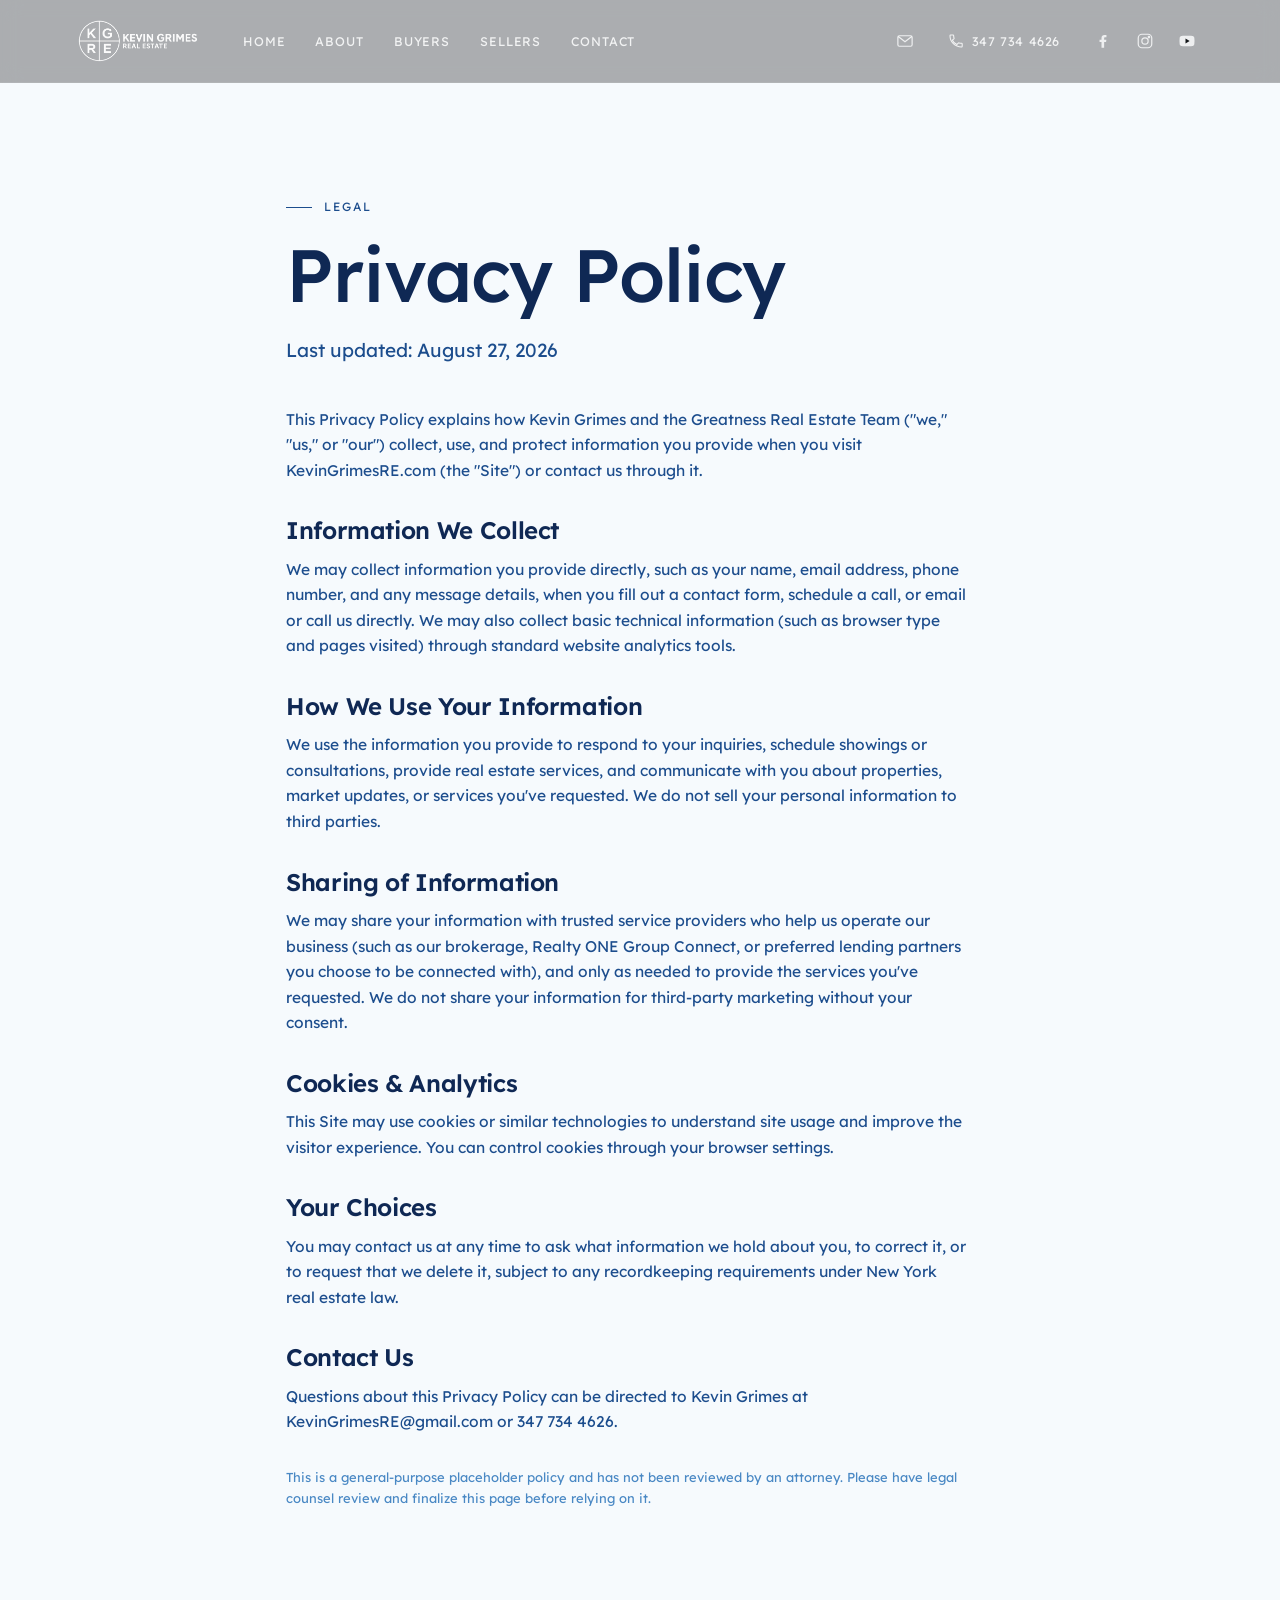
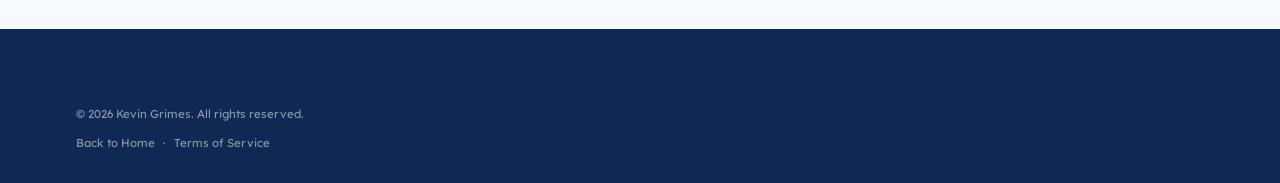
<file: privacy-policy.html>
<!DOCTYPE html>
<html lang="en">
<head>
<meta charset="UTF-8">
<meta name="viewport" content="width=device-width, initial-scale=1.0">
<title>Privacy Policy | Kevin Grimes Real Estate</title>
<meta name="description" content="Privacy Policy for KevinGrimesRE.com — how Kevin Grimes and the Greatness Real Estate Team collect, use, and protect your information.">
<meta name="robots" content="noindex">

<link rel="preconnect" href="https://fonts.googleapis.com">
<link rel="preconnect" href="https://fonts.gstatic.com" crossorigin>
<link href="https://fonts.googleapis.com/css2?family=Lexend+Deca:wght@400;500;600;700&display=swap" rel="stylesheet">
<link rel="stylesheet" href="style.css">
</head>
<body>

<a href="#main" class="skip-link sr-only">Skip to main content</a>

<header class="site-header scrolled">
  <div class="wrap">
    <a href="index.html" class="brand">
      <img src="images/kgre-header.png" alt="Kevin Grimes Real Estate" class="brand-logo" width="2172" height="724">
    </a>
    <div class="nav-collapse">
      <nav class="nav" aria-label="Main navigation">
        <a href="index.html#home">Home</a>
        <a href="index.html#about">About</a>
        <a href="buyers.html">Buyers</a>
        <a href="sellers.html">Sellers</a>
        <a href="index.html#contact">Contact</a>
      </nav>

      <div class="nav-extras">
        <a href="mailto:KevinGrimesRE@gmail.com" class="social-icon" aria-label="Email — opens your mail app">
          <svg viewBox="0 0 24 24" width="18" height="18" fill="none" stroke="currentColor" stroke-width="1.6" aria-hidden="true"><rect x="2.5" y="5" width="19" height="14" rx="2"/><path d="m3 6 9 7 9-7"/></svg>
        </a>

        <a href="tel:+13477344626" class="nav-phone">
          <svg viewBox="0 0 24 24" width="16" height="16" fill="none" stroke="currentColor" stroke-width="1.6" aria-hidden="true"><path d="M6.6 10.8c1.4 2.8 3.8 5.2 6.6 6.6l2.2-2.2c.3-.3.7-.4 1.1-.3 1.2.4 2.5.6 3.8.6.6 0 1 .4 1 1V20c0 .6-.4 1-1 1C10.6 21 3 13.4 3 4c0-.6.4-1 1-1h3.5c.6 0 1 .4 1 1 0 1.3.2 2.6.6 3.8.1.4 0 .8-.3 1.1L6.6 10.8z"/></svg>
          <span>347 734 4626</span>
        </a>

        <div class="nav-socials">
          <a href="https://www.facebook.com/tigga" class="social-icon" aria-label="Facebook" target="_blank" rel="noopener">
            <svg viewBox="0 0 24 24" width="18" height="18" fill="currentColor" aria-hidden="true"><path d="M13.5 21v-7.8h2.6l.4-3h-3v-1.9c0-.87.24-1.46 1.5-1.46h1.6V4.14C15.94 4.06 15 4 13.9 4c-2.3 0-3.9 1.4-3.9 4v2.2H7.4v3h2.6V21h3.5z"/></svg>
          </a>
          <a href="https://www.instagram.com/kevingrimesre" class="social-icon" aria-label="Instagram" target="_blank" rel="noopener">
            <svg viewBox="0 0 24 24" width="18" height="18" fill="none" stroke="currentColor" stroke-width="1.6" aria-hidden="true"><rect x="3" y="3" width="18" height="18" rx="5"/><circle cx="12" cy="12" r="4.2"/><circle cx="17.3" cy="6.7" r="1"/></svg>
          </a>
          <a href="https://www.youtube.com/@kevingrimesre" class="social-icon" aria-label="YouTube" target="_blank" rel="noopener">
            <svg viewBox="0 0 24 24" width="18" height="18" aria-hidden="true"><path fill="currentColor" d="M22 12s0-3.2-.4-4.7a2.9 2.9 0 0 0-2-2C17.9 5 12 5 12 5s-5.9 0-7.6.3a2.9 2.9 0 0 0-2 2C2 8.8 2 12 2 12s0 3.2.4 4.7a2.9 2.9 0 0 0 2 2C6.1 19 12 19 12 19s5.9 0 7.6-.3a2.9 2.9 0 0 0 2-2C22 15.2 22 12 22 12z"/><path fill="#14171A" d="M10 8.6 15.5 12 10 15.4z"/></svg>
          </a>
        </div>
      </div>
    </div>

    <button class="nav-toggle" aria-label="Toggle menu" aria-expanded="false">
      <span></span><span></span><span></span>
    </button>
  </div>
</header>

<main id="main">
<section style="padding-top:calc(82px + clamp(64px, 9vw, 118px));">
  <div class="wrap" style="max-width:820px;">
    <p class="eyebrow">Legal</p>
    <h1>Privacy Policy</h1>
    <p class="lede" style="margin-top:18px; max-width:none;">Last updated: August 27, 2026</p>

    <div class="legal-body">
      <p>This Privacy Policy explains how Kevin Grimes and the Greatness Real Estate Team ("we," "us," or "our") collect, use, and protect information you provide when you visit KevinGrimesRE.com (the "Site") or contact us through it.</p>

      <h3>Information We Collect</h3>
      <p>We may collect information you provide directly, such as your name, email address, phone number, and any message details, when you fill out a contact form, schedule a call, or email or call us directly. We may also collect basic technical information (such as browser type and pages visited) through standard website analytics tools.</p>

      <h3>How We Use Your Information</h3>
      <p>We use the information you provide to respond to your inquiries, schedule showings or consultations, provide real estate services, and communicate with you about properties, market updates, or services you've requested. We do not sell your personal information to third parties.</p>

      <h3>Sharing of Information</h3>
      <p>We may share your information with trusted service providers who help us operate our business (such as our brokerage, Realty ONE Group Connect, or preferred lending partners you choose to be connected with), and only as needed to provide the services you've requested. We do not share your information for third-party marketing without your consent.</p>

      <h3>Cookies &amp; Analytics</h3>
      <p>This Site may use cookies or similar technologies to understand site usage and improve the visitor experience. You can control cookies through your browser settings.</p>

      <h3>Your Choices</h3>
      <p>You may contact us at any time to ask what information we hold about you, to correct it, or to request that we delete it, subject to any recordkeeping requirements under New York real estate law.</p>

      <h3>Contact Us</h3>
      <p>Questions about this Privacy Policy can be directed to Kevin Grimes at <a href="mailto:KevinGrimesRE@gmail.com" style="color:var(--accent);">KevinGrimesRE@gmail.com</a> or 347 734 4626.</p>

      <p style="margin-top:32px; font-size:13px; color:var(--ink-faint);">This is a general-purpose placeholder policy and has not been reviewed by an attorney. Please have legal counsel review and finalize this page before relying on it.</p>
    </div>
  </div>
</section>
</main>

<footer class="site-footer">
  <div class="wrap">
    <div class="footer-bottom" style="border-top:0; padding-top:0;">
      <div class="footer-bottom-left">
        <span>&copy; <span id="year">2026</span> Kevin Grimes. All rights reserved.</span>
        <span class="footer-legal-links">
          <a href="index.html">Back to Home</a>
          <span aria-hidden="true">·</span>
          <a href="terms.html">Terms of Service</a>
        </span>
      </div>
    </div>
  </div>
</footer>

<script src="main.js"></script>
</body>
</html>
</file>
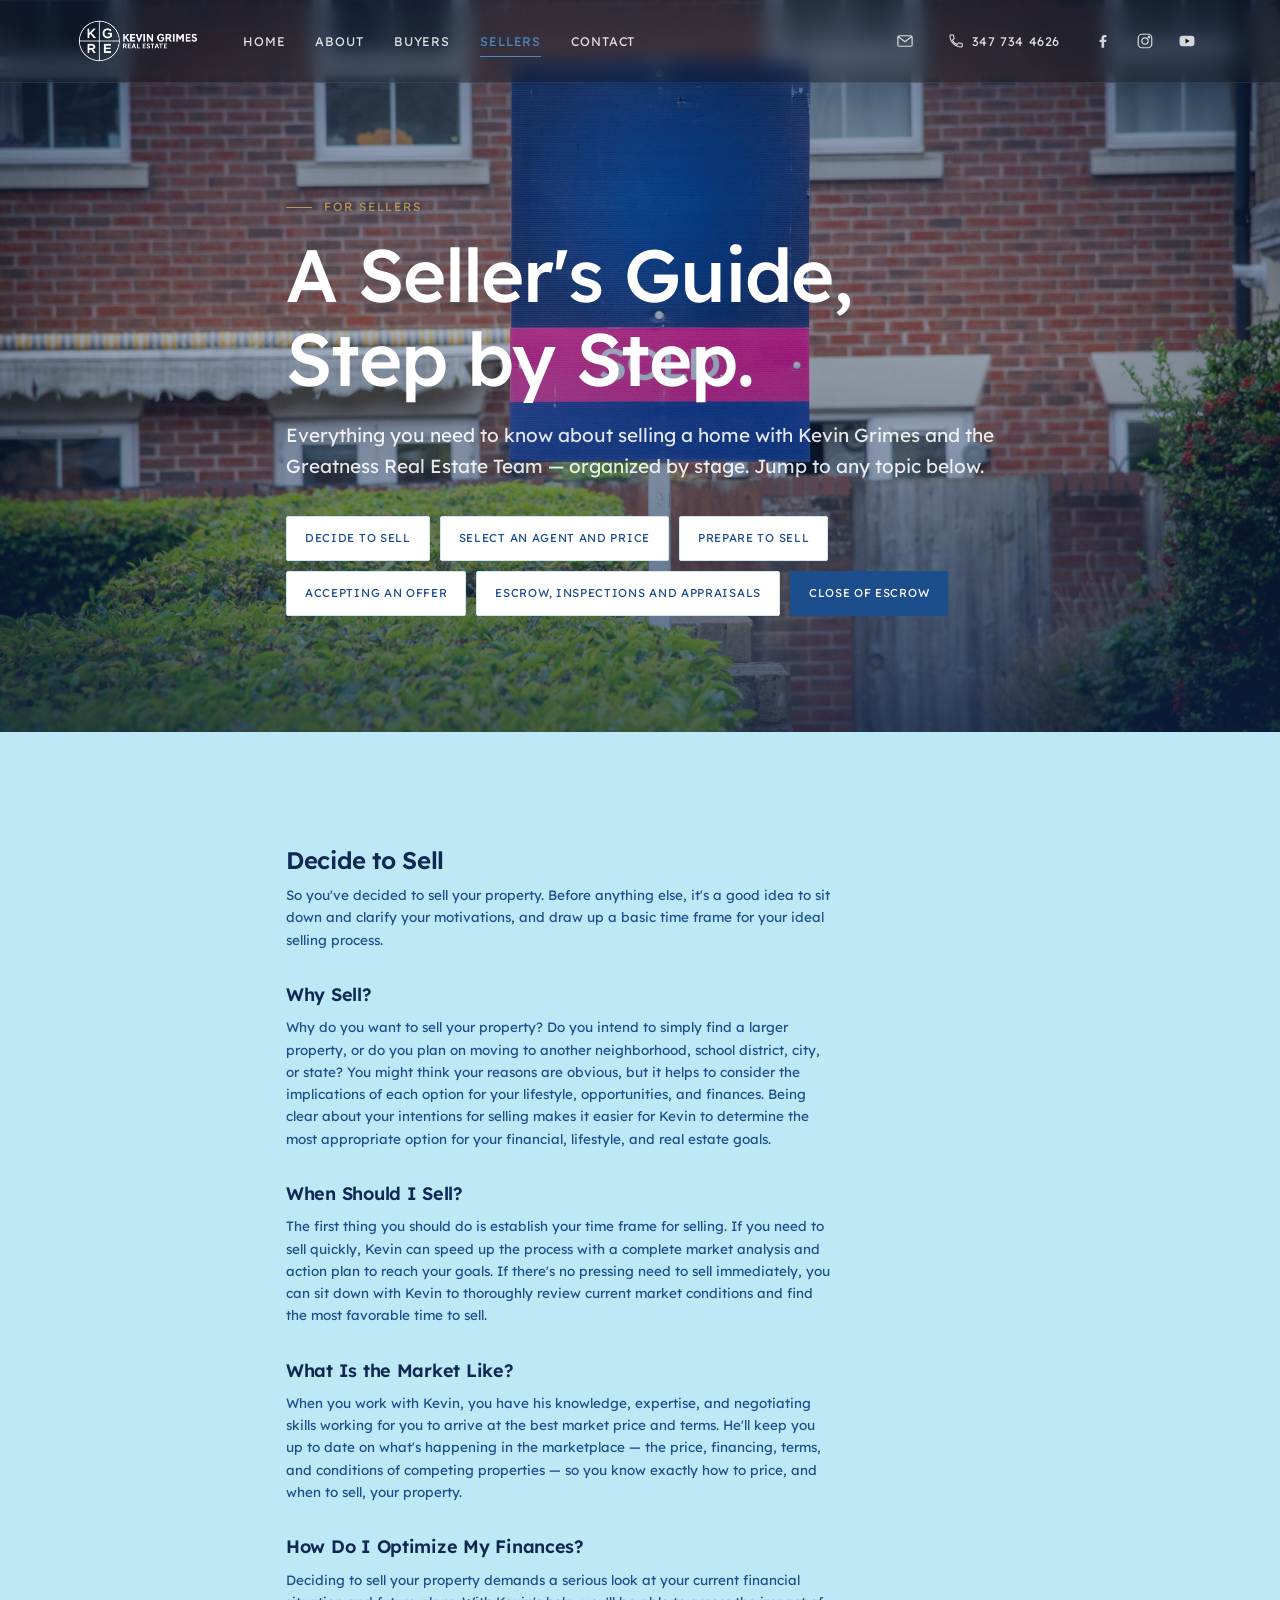
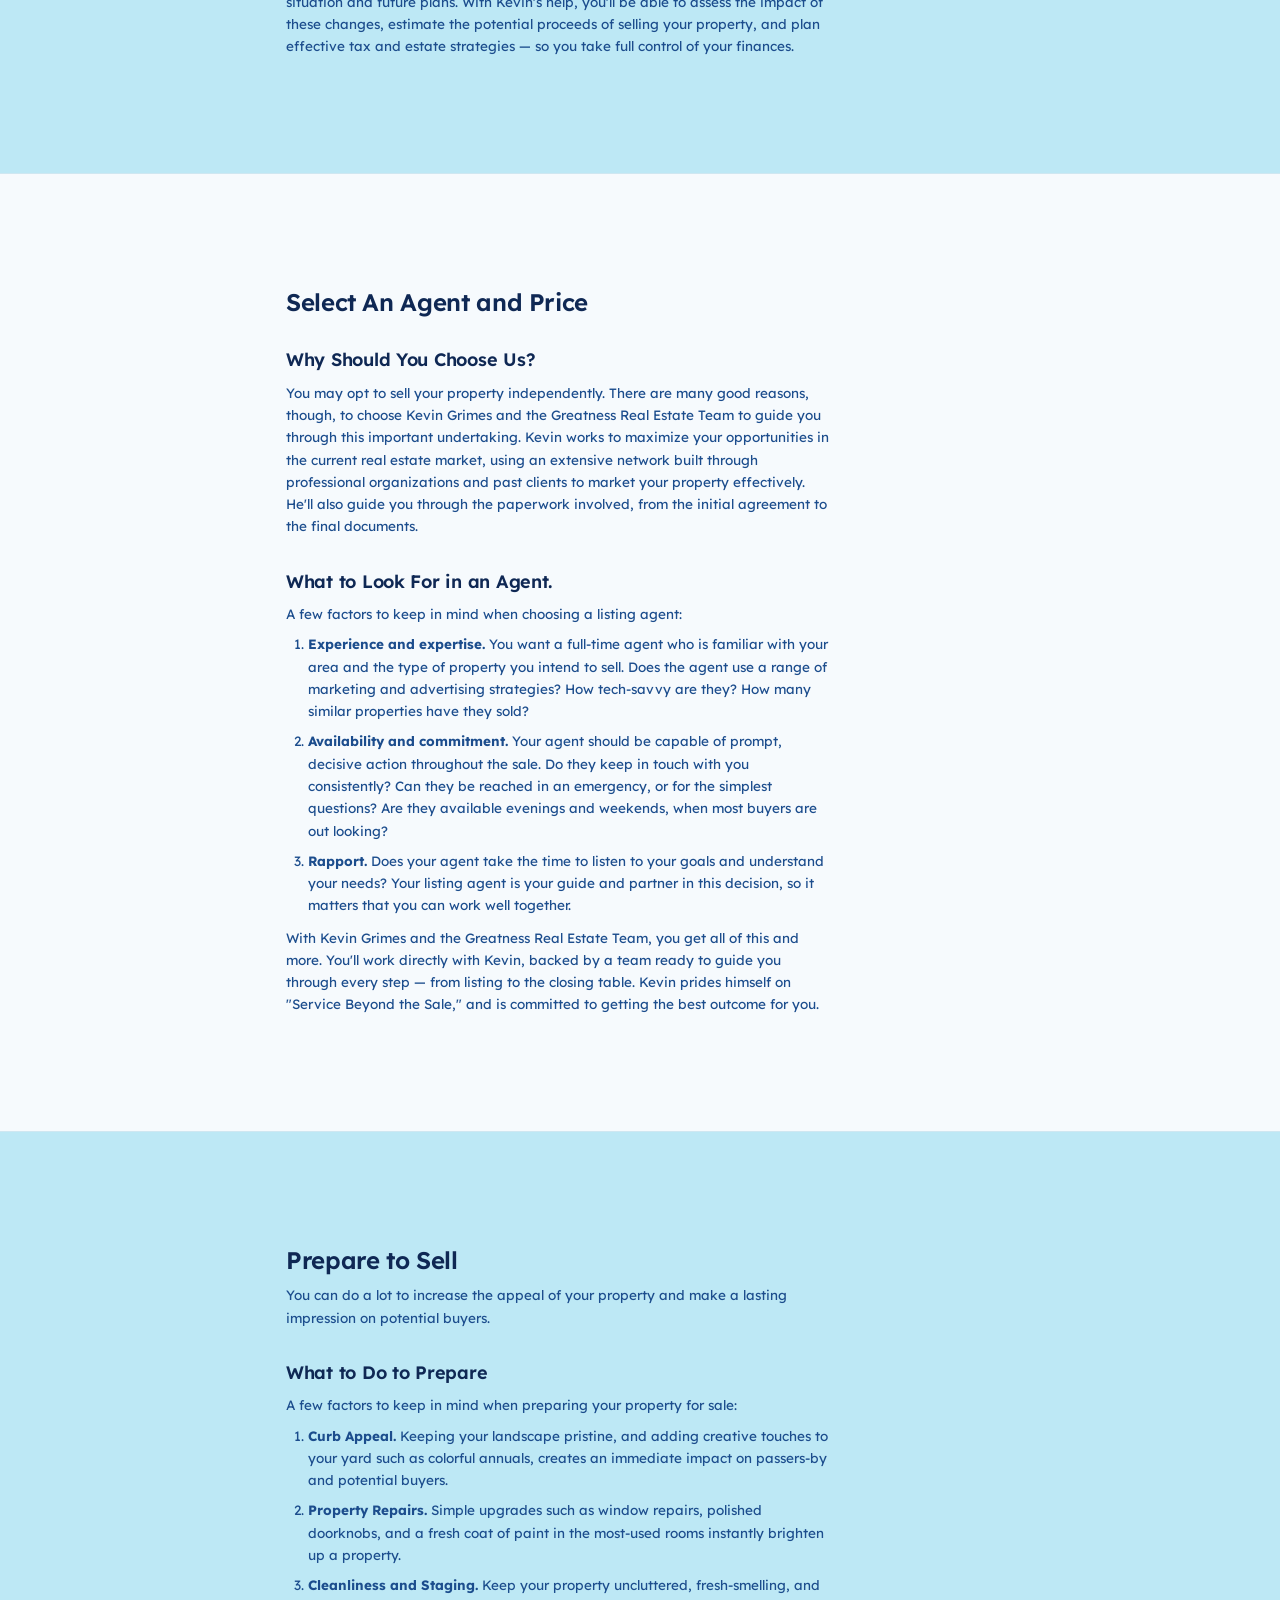
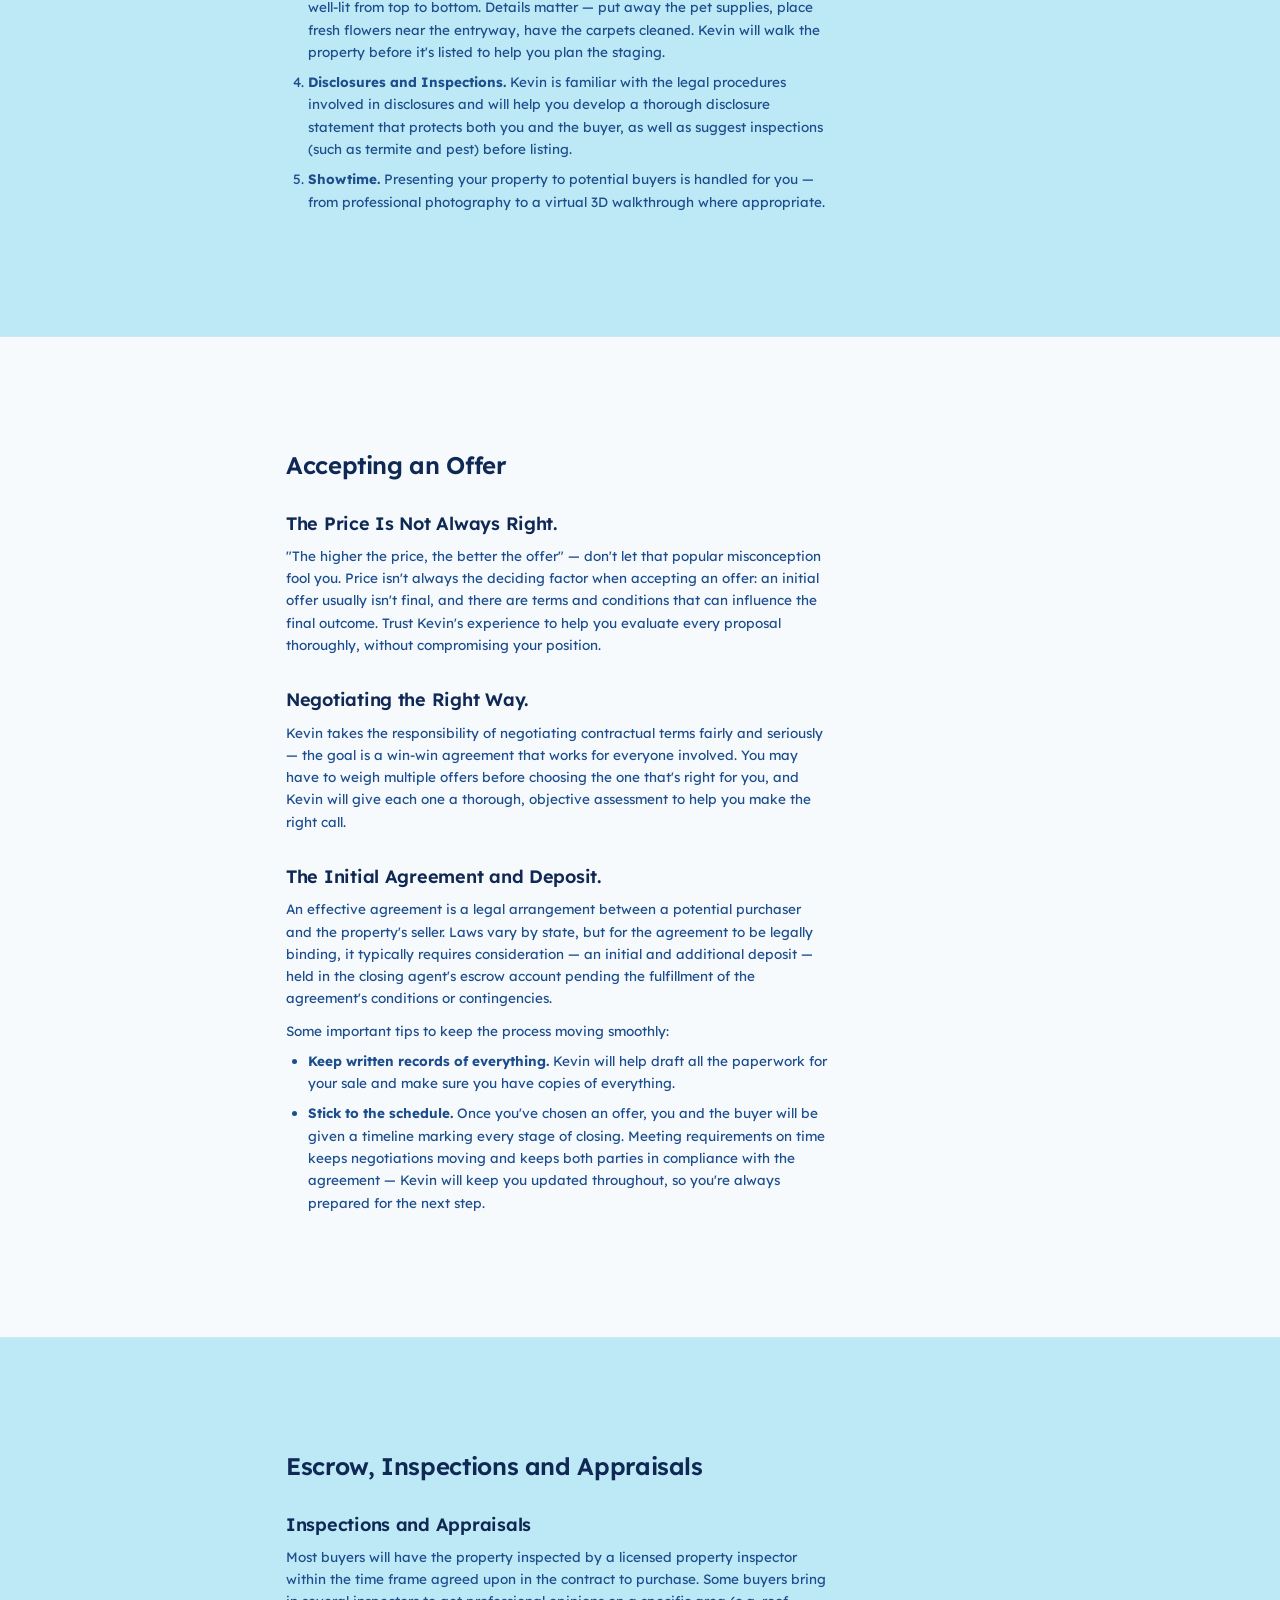
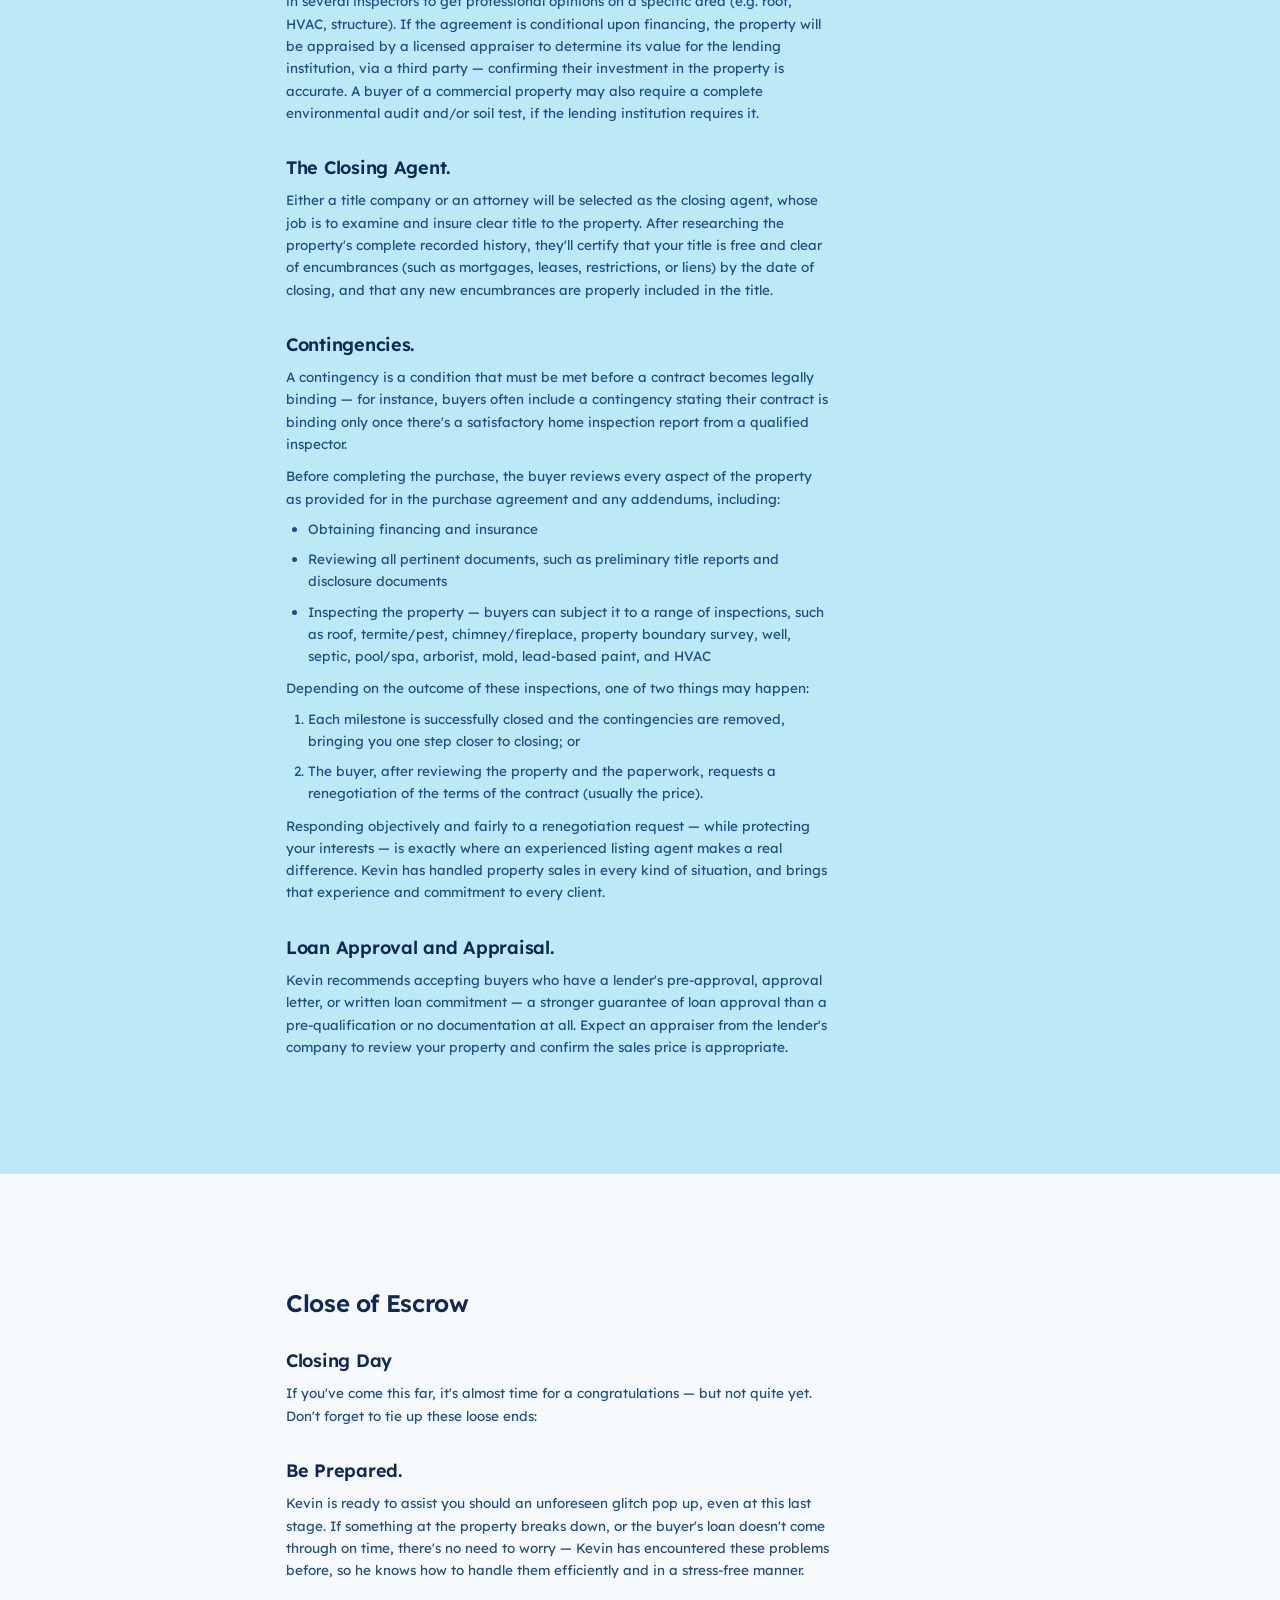
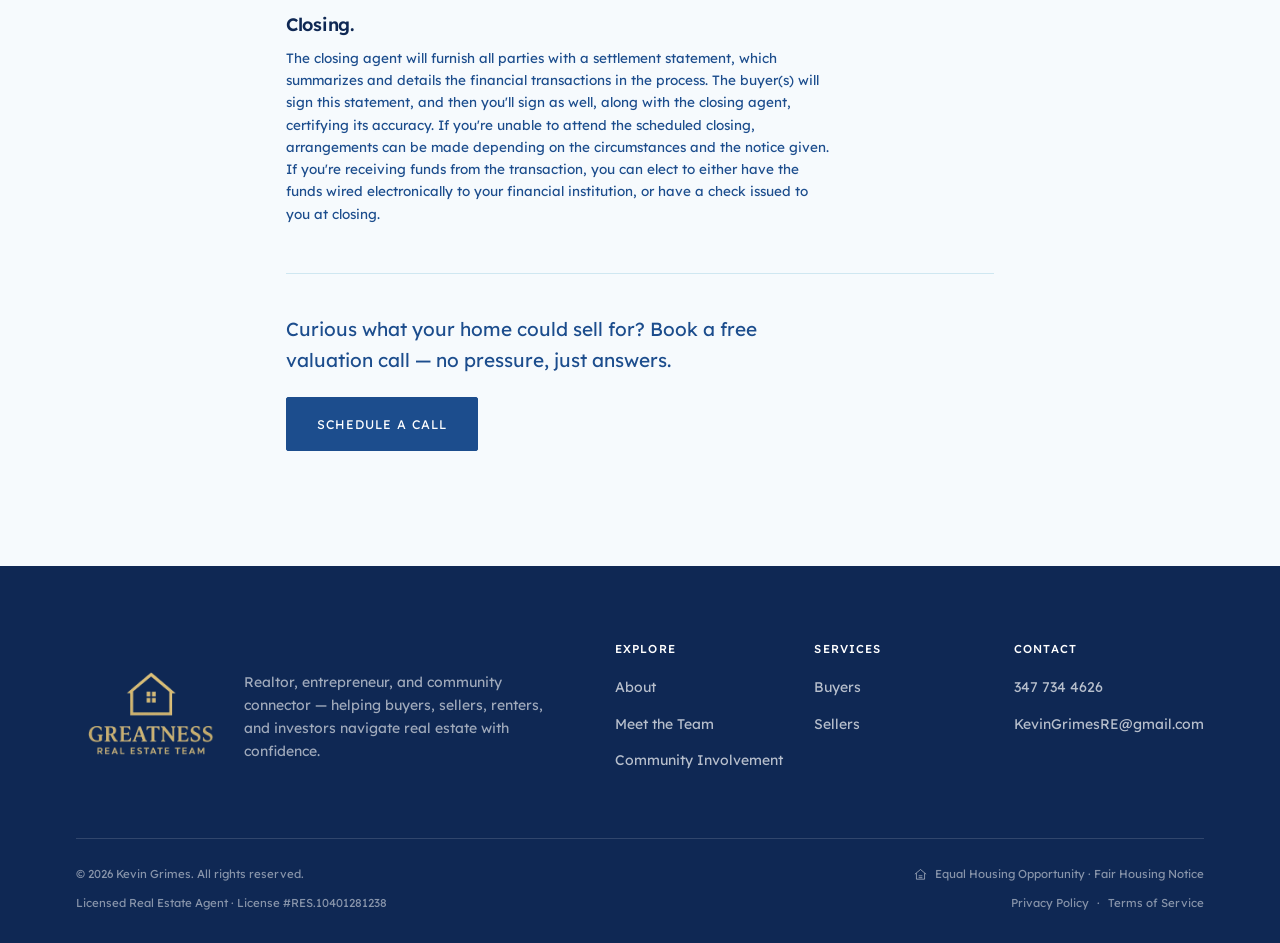
<file: sellers.html>
<!DOCTYPE html>
<html lang="en">
<head>
<meta charset="UTF-8">
<meta name="viewport" content="width=device-width, initial-scale=1.0">
<title>Sellers | Kevin Grimes Real Estate</title>
<meta name="description" content="A step-by-step seller's guide from Kevin Grimes and the Greatness Real Estate Team — deciding to sell, pricing, prepping, offers, and closing in New York and Connecticut.">

<!-- PLACEHOLDER DOMAIN — matches index.html; update together once the real domain is set. -->
<link rel="canonical" href="https://www.kevingrimesre.com/sellers.html">

<link rel="icon" href="images/kgre-logo.png" type="image/png">
<link rel="apple-touch-icon" href="images/kgre-logo.png">
<meta name="theme-color" content="#0F2854">

<link rel="preconnect" href="https://fonts.googleapis.com">
<link rel="preconnect" href="https://fonts.gstatic.com" crossorigin>
<link href="https://fonts.googleapis.com/css2?family=Lexend+Deca:wght@400;500;600;700&family=Fraunces:ital,opsz,wght@0,9..144,400;1,9..144,400&display=swap" rel="stylesheet">
<link rel="stylesheet" href="style.css">
</head>
<body>

<a href="#main" class="skip-link sr-only">Skip to main content</a>

<header class="site-header scrolled">
  <div class="wrap">
    <a href="index.html" class="brand">
      <img src="images/kgre-header.png" alt="Kevin Grimes Real Estate" class="brand-logo" width="2172" height="724">
    </a>

    <div class="nav-collapse">
      <nav class="nav" aria-label="Main navigation">
        <a href="index.html#home">Home</a>
        <a href="index.html#about">About</a>
        <a href="buyers.html">Buyers</a>
        <a href="sellers.html" class="active">Sellers</a>
        <a href="index.html#contact">Contact</a>
      </nav>

      <div class="nav-extras">
        <a href="mailto:KevinGrimesRE@gmail.com" class="social-icon" aria-label="Email — opens your mail app">
          <svg viewBox="0 0 24 24" width="18" height="18" fill="none" stroke="currentColor" stroke-width="1.6" aria-hidden="true"><rect x="2.5" y="5" width="19" height="14" rx="2"/><path d="m3 6 9 7 9-7"/></svg>
        </a>

        <a href="tel:+13477344626" class="nav-phone">
          <svg viewBox="0 0 24 24" width="16" height="16" fill="none" stroke="currentColor" stroke-width="1.6" aria-hidden="true"><path d="M6.6 10.8c1.4 2.8 3.8 5.2 6.6 6.6l2.2-2.2c.3-.3.7-.4 1.1-.3 1.2.4 2.5.6 3.8.6.6 0 1 .4 1 1V20c0 .6-.4 1-1 1C10.6 21 3 13.4 3 4c0-.6.4-1 1-1h3.5c.6 0 1 .4 1 1 0 1.3.2 2.6.6 3.8.1.4 0 .8-.3 1.1L6.6 10.8z"/></svg>
          <span>347 734 4626</span>
        </a>

        <div class="nav-socials">
          <a href="https://www.facebook.com/tigga" class="social-icon" aria-label="Facebook" target="_blank" rel="noopener">
            <svg viewBox="0 0 24 24" width="18" height="18" fill="currentColor" aria-hidden="true"><path d="M13.5 21v-7.8h2.6l.4-3h-3v-1.9c0-.87.24-1.46 1.5-1.46h1.6V4.14C15.94 4.06 15 4 13.9 4c-2.3 0-3.9 1.4-3.9 4v2.2H7.4v3h2.6V21h3.5z"/></svg>
          </a>
          <a href="https://www.instagram.com/kevingrimesre" class="social-icon" aria-label="Instagram" target="_blank" rel="noopener">
            <svg viewBox="0 0 24 24" width="18" height="18" fill="none" stroke="currentColor" stroke-width="1.6" aria-hidden="true"><rect x="3" y="3" width="18" height="18" rx="5"/><circle cx="12" cy="12" r="4.2"/><circle cx="17.3" cy="6.7" r="1"/></svg>
          </a>
          <a href="https://www.youtube.com/@kevingrimesre" class="social-icon" aria-label="YouTube" target="_blank" rel="noopener">
            <svg viewBox="0 0 24 24" width="18" height="18" aria-hidden="true"><path fill="currentColor" d="M22 12s0-3.2-.4-4.7a2.9 2.9 0 0 0-2-2C17.9 5 12 5 12 5s-5.9 0-7.6.3a2.9 2.9 0 0 0-2 2C2 8.8 2 12 2 12s0 3.2.4 4.7a2.9 2.9 0 0 0 2 2C6.1 19 12 19 12 19s5.9 0 7.6-.3a2.9 2.9 0 0 0 2-2C22 15.2 22 12 22 12z"/><path fill="#14171A" d="M10 8.6 15.5 12 10 15.4z"/></svg>
          </a>
        </div>
      </div>
    </div>

    <button class="nav-toggle" aria-label="Toggle menu" aria-expanded="false">
      <span></span><span></span><span></span>
    </button>
  </div>
</header>

<main id="main">

<!-- Floating topic rail — same 6 links as the .topic-nav row in
     #sellers-intro below, restyled as a fixed right-edge strip so it
     stays reachable while scrolling. Placed here (outside any
     .reveal-animated container) so nothing with a CSS transform can
     break its position:fixed. Hidden below 1300px — the .topic-nav
     row covers narrower viewports (matches buyers.html's pattern). -->
<nav class="topic-rail" aria-label="Seller's guide topics (quick jump)">
  <a href="#decide-to-sell"><span>Decide to Sell</span></a>
  <a href="#select-agent-price"><span>Agent &amp; Price</span></a>
  <a href="#prepare-to-sell"><span>Prepare to Sell</span></a>
  <a href="#accepting-offer"><span>Accepting an Offer</span></a>
  <a href="#escrow-inspections"><span>Escrow &amp; Appraisals</span></a>
  <a href="#close-of-escrow"><span>Close of Escrow</span></a>
</nav>

<!-- =========================================================
     SECTION — Intro + topic nav
     Buttons are real anchor links to each topic section below;
     the "auto scroll" is the site's existing scroll-behavior:smooth
     (see style.css) plus scroll-margin-top on each section so the
     fixed header doesn't cover the title. main.js only adds the
     active-button highlight as you scroll.
     ========================================================= -->
<section id="sellers-intro" style="padding-top:calc(82px + clamp(64px, 9vw, 118px));">
  <div class="wrap" style="max-width:820px;">
    <p class="eyebrow">For Sellers</p>
    <h1>A Seller's Guide, Step by Step.</h1>
    <p class="lede" style="margin-top:18px; max-width:60ch;">Everything you need to know about selling a home with Kevin Grimes and the Greatness Real Estate Team — organized by stage. Jump to any topic below.</p>

    <!-- Below 1300px .topic-rail is hidden, so this row is the only
         in-page quick-jump nav on tablet/mobile — then hidden itself
         at 1300px+ once the floating rail takes over (see
         #sellers-intro .topic-nav in style.css). Matches buyers.html's
         pattern exactly. -->
    <nav class="topic-nav" aria-label="Seller's guide topics">
      <a href="#decide-to-sell">Decide to Sell</a>
      <a href="#select-agent-price">Select An Agent and Price</a>
      <a href="#prepare-to-sell">Prepare to Sell</a>
      <a href="#accepting-offer">Accepting an Offer</a>
      <a href="#escrow-inspections">Escrow, Inspections and Appraisals</a>
      <a href="#close-of-escrow">Close of Escrow</a>
    </nav>
  </div>
</section>

<!-- =========================================================
     SECTION — Decide to Sell
     ========================================================= -->
<section id="decide-to-sell" class="topic-section section-alt">
  <div class="wrap" style="max-width:820px;">

    <h3>Decide to Sell</h3>
    <p class="topic-desc">So you've decided to sell your property. Before anything else, it's a good idea to sit down and clarify your motivations, and draw up a basic time frame for your ideal selling process.</p>

    <h4>Why Sell?</h4>
    <p class="topic-desc">Why do you want to sell your property? Do you intend to simply find a larger property, or do you plan on moving to another neighborhood, school district, city, or state? You might think your reasons are obvious, but it helps to consider the implications of each option for your lifestyle, opportunities, and finances. Being clear about your intentions for selling makes it easier for Kevin to determine the most appropriate option for your financial, lifestyle, and real estate goals.</p>

    <h4>When Should I Sell?</h4>
    <p class="topic-desc">The first thing you should do is establish your time frame for selling. If you need to sell quickly, Kevin can speed up the process with a complete market analysis and action plan to reach your goals. If there's no pressing need to sell immediately, you can sit down with Kevin to thoroughly review current market conditions and find the most favorable time to sell.</p>

    <h4>What Is the Market Like?</h4>
    <p class="topic-desc">When you work with Kevin, you have his knowledge, expertise, and negotiating skills working for you to arrive at the best market price and terms. He'll keep you up to date on what's happening in the marketplace — the price, financing, terms, and conditions of competing properties — so you know exactly how to price, and when to sell, your property.</p>

    <h4>How Do I Optimize My Finances?</h4>
    <p class="topic-desc">Deciding to sell your property demands a serious look at your current financial situation and future plans. With Kevin's help, you'll be able to assess the impact of these changes, estimate the potential proceeds of selling your property, and plan effective tax and estate strategies — so you take full control of your finances.</p>
  </div>
</section>

<!-- =========================================================
     SECTION — Select An Agent and Price
     ========================================================= -->
<section id="select-agent-price" class="topic-section">
  <div class="wrap" style="max-width:820px;">
    <h3>Select An Agent and Price</h3>

    <h4>Why Should You Choose Us?</h4>
    <p class="topic-desc">You may opt to sell your property independently. There are many good reasons, though, to choose Kevin Grimes and the Greatness Real Estate Team to guide you through this important undertaking. Kevin works to maximize your opportunities in the current real estate market, using an extensive network built through professional organizations and past clients to market your property effectively. He'll also guide you through the paperwork involved, from the initial agreement to the final documents.</p>

    <h4>What to Look For in an Agent.</h4>
    <p class="topic-desc">A few factors to keep in mind when choosing a listing agent:</p>
    <ol>
      <li><strong>Experience and expertise.</strong> You want a full-time agent who is familiar with your area and the type of property you intend to sell. Does the agent use a range of marketing and advertising strategies? How tech-savvy are they? How many similar properties have they sold?</li>
      <li><strong>Availability and commitment.</strong> Your agent should be capable of prompt, decisive action throughout the sale. Do they keep in touch with you consistently? Can they be reached in an emergency, or for the simplest questions? Are they available evenings and weekends, when most buyers are out looking?</li>
      <li><strong>Rapport.</strong> Does your agent take the time to listen to your goals and understand your needs? Your listing agent is your guide and partner in this decision, so it matters that you can work well together.</li>
    </ol>
    <p class="topic-desc">With Kevin Grimes and the Greatness Real Estate Team, you get all of this and more. You'll work directly with Kevin, backed by a team ready to guide you through every step — from listing to the closing table. Kevin prides himself on "Service Beyond the Sale," and is committed to getting the best outcome for you.</p>
  </div>
</section>

<!-- =========================================================
     SECTION — Prepare to Sell
     ========================================================= -->
<section id="prepare-to-sell" class="topic-section section-alt">
  <div class="wrap" style="max-width:820px;">

    <h3>Prepare to Sell</h3>
    <p class="topic-desc">You can do a lot to increase the appeal of your property and make a lasting impression on potential buyers.</p>

    <h4>What to Do to Prepare</h4>
    <p class="topic-desc">A few factors to keep in mind when preparing your property for sale:</p>
    <ol>
      <li><strong>Curb Appeal.</strong> Keeping your landscape pristine, and adding creative touches to your yard such as colorful annuals, creates an immediate impact on passers-by and potential buyers.</li>
      <li><strong>Property Repairs.</strong> Simple upgrades such as window repairs, polished doorknobs, and a fresh coat of paint in the most-used rooms instantly brighten up a property.</li>
      <li><strong>Cleanliness and Staging.</strong> Keep your property uncluttered, fresh-smelling, and well-lit from top to bottom. Details matter — put away the pet supplies, place fresh flowers near the entryway, have the carpets cleaned. Kevin will walk the property before it's listed to help you plan the staging.</li>
      <li><strong>Disclosures and Inspections.</strong> Kevin is familiar with the legal procedures involved in disclosures and will help you develop a thorough disclosure statement that protects both you and the buyer, as well as suggest inspections (such as termite and pest) before listing.</li>
      <li><strong>Showtime.</strong> Presenting your property to potential buyers is handled for you — from professional photography to a virtual 3D walkthrough where appropriate.</li>
    </ol>
  </div>
</section>

<!-- =========================================================
     SECTION — Accepting an Offer
     ========================================================= -->
<section id="accepting-offer" class="topic-section">
  <div class="wrap" style="max-width:820px;">
    <h3>Accepting an Offer</h3>

    <h4>The Price Is Not Always Right.</h4>
    <p class="topic-desc">"The higher the price, the better the offer" — don't let that popular misconception fool you. Price isn't always the deciding factor when accepting an offer: an initial offer usually isn't final, and there are terms and conditions that can influence the final outcome. Trust Kevin's experience to help you evaluate every proposal thoroughly, without compromising your position.</p>

    <h4>Negotiating the Right Way.</h4>
    <p class="topic-desc">Kevin takes the responsibility of negotiating contractual terms fairly and seriously — the goal is a win-win agreement that works for everyone involved. You may have to weigh multiple offers before choosing the one that's right for you, and Kevin will give each one a thorough, objective assessment to help you make the right call.</p>

    <h4>The Initial Agreement and Deposit.</h4>
    <p class="topic-desc">An effective agreement is a legal arrangement between a potential purchaser and the property's seller. Laws vary by state, but for the agreement to be legally binding, it typically requires consideration — an initial and additional deposit — held in the closing agent's escrow account pending the fulfillment of the agreement's conditions or contingencies.</p>
    <p class="topic-desc">Some important tips to keep the process moving smoothly:</p>
    <ul>
      <li><strong>Keep written records of everything.</strong> Kevin will help draft all the paperwork for your sale and make sure you have copies of everything.</li>
      <li><strong>Stick to the schedule.</strong> Once you've chosen an offer, you and the buyer will be given a timeline marking every stage of closing. Meeting requirements on time keeps negotiations moving and keeps both parties in compliance with the agreement — Kevin will keep you updated throughout, so you're always prepared for the next step.</li>
    </ul>
  </div>
</section>

<!-- =========================================================
     SECTION — Escrow, Inspections and Appraisals
     ========================================================= -->
<section id="escrow-inspections" class="topic-section section-alt">
  <div class="wrap" style="max-width:820px;">
    <h3>Escrow, Inspections and Appraisals</h3>

    <h4>Inspections and Appraisals</h4>
    <p class="topic-desc">Most buyers will have the property inspected by a licensed property inspector within the time frame agreed upon in the contract to purchase. Some buyers bring in several inspectors to get professional opinions on a specific area (e.g. roof, HVAC, structure). If the agreement is conditional upon financing, the property will be appraised by a licensed appraiser to determine its value for the lending institution, via a third party — confirming their investment in the property is accurate. A buyer of a commercial property may also require a complete environmental audit and/or soil test, if the lending institution requires it.</p>

    <h4>The Closing Agent.</h4>
    <p class="topic-desc">Either a title company or an attorney will be selected as the closing agent, whose job is to examine and insure clear title to the property. After researching the property's complete recorded history, they'll certify that your title is free and clear of encumbrances (such as mortgages, leases, restrictions, or liens) by the date of closing, and that any new encumbrances are properly included in the title.</p>

    <h4>Contingencies.</h4>
    <p class="topic-desc">A contingency is a condition that must be met before a contract becomes legally binding — for instance, buyers often include a contingency stating their contract is binding only once there's a satisfactory home inspection report from a qualified inspector.</p>
    <p class="topic-desc">Before completing the purchase, the buyer reviews every aspect of the property as provided for in the purchase agreement and any addendums, including:</p>
    <ul>
      <li>Obtaining financing and insurance</li>
      <li>Reviewing all pertinent documents, such as preliminary title reports and disclosure documents</li>
      <li>Inspecting the property — buyers can subject it to a range of inspections, such as roof, termite/pest, chimney/fireplace, property boundary survey, well, septic, pool/spa, arborist, mold, lead-based paint, and HVAC</li>
    </ul>
    <p class="topic-desc">Depending on the outcome of these inspections, one of two things may happen:</p>
    <ol>
      <li>Each milestone is successfully closed and the contingencies are removed, bringing you one step closer to closing; or</li>
      <li>The buyer, after reviewing the property and the paperwork, requests a renegotiation of the terms of the contract (usually the price).</li>
    </ol>
    <p class="topic-desc">Responding objectively and fairly to a renegotiation request — while protecting your interests — is exactly where an experienced listing agent makes a real difference. Kevin has handled property sales in every kind of situation, and brings that experience and commitment to every client.</p>

    <h4>Loan Approval and Appraisal.</h4>
    <p class="topic-desc">Kevin recommends accepting buyers who have a lender's pre-approval, approval letter, or written loan commitment — a stronger guarantee of loan approval than a pre-qualification or no documentation at all. Expect an appraiser from the lender's company to review your property and confirm the sales price is appropriate.</p>
  </div>
</section>

<!-- =========================================================
     SECTION — Close of Escrow
     ========================================================= -->
<section id="close-of-escrow" class="topic-section">
  <div class="wrap" style="max-width:820px;">
    <h3>Close of Escrow</h3>

    <h4>Closing Day</h4>
    <p class="topic-desc">If you've come this far, it's almost time for a congratulations — but not quite yet. Don't forget to tie up these loose ends:</p>

    <h4>Be Prepared.</h4>
    <p class="topic-desc">Kevin is ready to assist you should an unforeseen glitch pop up, even at this last stage. If something at the property breaks down, or the buyer's loan doesn't come through on time, there's no need to worry — Kevin has encountered these problems before, so he knows how to handle them efficiently and in a stress-free manner.</p>

    <h4>Closing.</h4>
    <p class="topic-desc">The closing agent will furnish all parties with a settlement statement, which summarizes and details the financial transactions in the process. The buyer(s) will sign this statement, and then you'll sign as well, along with the closing agent, certifying its accuracy. If you're unable to attend the scheduled closing, arrangements can be made depending on the circumstances and the notice given. If you're receiving funds from the transaction, you can elect to either have the funds wired electronically to your financial institution, or have a check issued to you at closing.</p>

    <div class="section-cta reveal">
      <p>Curious what your home could sell for? Book a free valuation call — no pressure, just answers.</p>
      <a href="https://calendly.com/kevingrimesre" target="_blank" rel="noopener" class="btn btn-solid">Schedule a Call</a>
    </div>
  </div>
</section>

</main>


<!-- =========================================================
     FOOTER
     ========================================================= -->
<footer class="site-footer">
  <div class="wrap">
    <div class="footer-grid">
      <div class="footer-brand-row">
        <img src="images/greatness-realestate-team.png" alt="Greatness Real Estate Team" class="footer-brand-logo" width="700" height="700" loading="lazy">
        <p class="footer-desc">Realtor, entrepreneur, and community connector — helping buyers, sellers, renters, and investors navigate real estate with confidence.</p>
      </div>

      <div>
        <h4>Explore</h4>
        <ul class="footer-links">
          <li><a href="index.html#about">About</a></li>
          <li><a href="index.html#team">Meet the Team</a></li>
          <li><a href="community-involvement.html">Community Involvement</a></li>
        </ul>
      </div>

      <div>
        <h4>Services</h4>
        <ul class="footer-links">
          <li><a href="buyers.html">Buyers</a></li>
          <li><a href="sellers.html">Sellers</a></li>
        </ul>
      </div>

      <div>
        <h4>Contact</h4>
        <ul class="footer-links">
          <li><span>347 734 4626</span></li>
          <li><span>KevinGrimesRE@gmail.com</span></li>
        </ul>
      </div>
    </div>

    <div class="footer-bottom">
      <div class="footer-bottom-left">
        <span>&copy; <span id="year">2026</span> Kevin Grimes. All rights reserved.</span>
        <span>Licensed Real Estate Agent · License #RES.10401281238</span>
      </div>
      <div class="footer-bottom-right">
        <a href="https://dos.ny.gov/system/files/documents/2021/03/2156.pdf" target="_blank" rel="noopener" class="fh-link fh-link-footer">
          <svg viewBox="0 0 24 24" width="15" height="15" fill="none" stroke="currentColor" stroke-width="1.6" aria-hidden="true"><path d="M3 11.5 12 4l9 7.5"/><path d="M5.5 10v9.5h13V10"/><path d="M9 14h6M9 17h6"/></svg>
          <span>Equal Housing Opportunity · Fair Housing Notice</span>
        </a>
        <span class="footer-legal-links">
          <a href="privacy-policy.html">Privacy Policy</a>
          <span aria-hidden="true">·</span>
          <a href="terms.html">Terms of Service</a>
        </span>
      </div>
    </div>
  </div>
</footer>

<script src="main.js"></script>
</body>
</html>
</file>
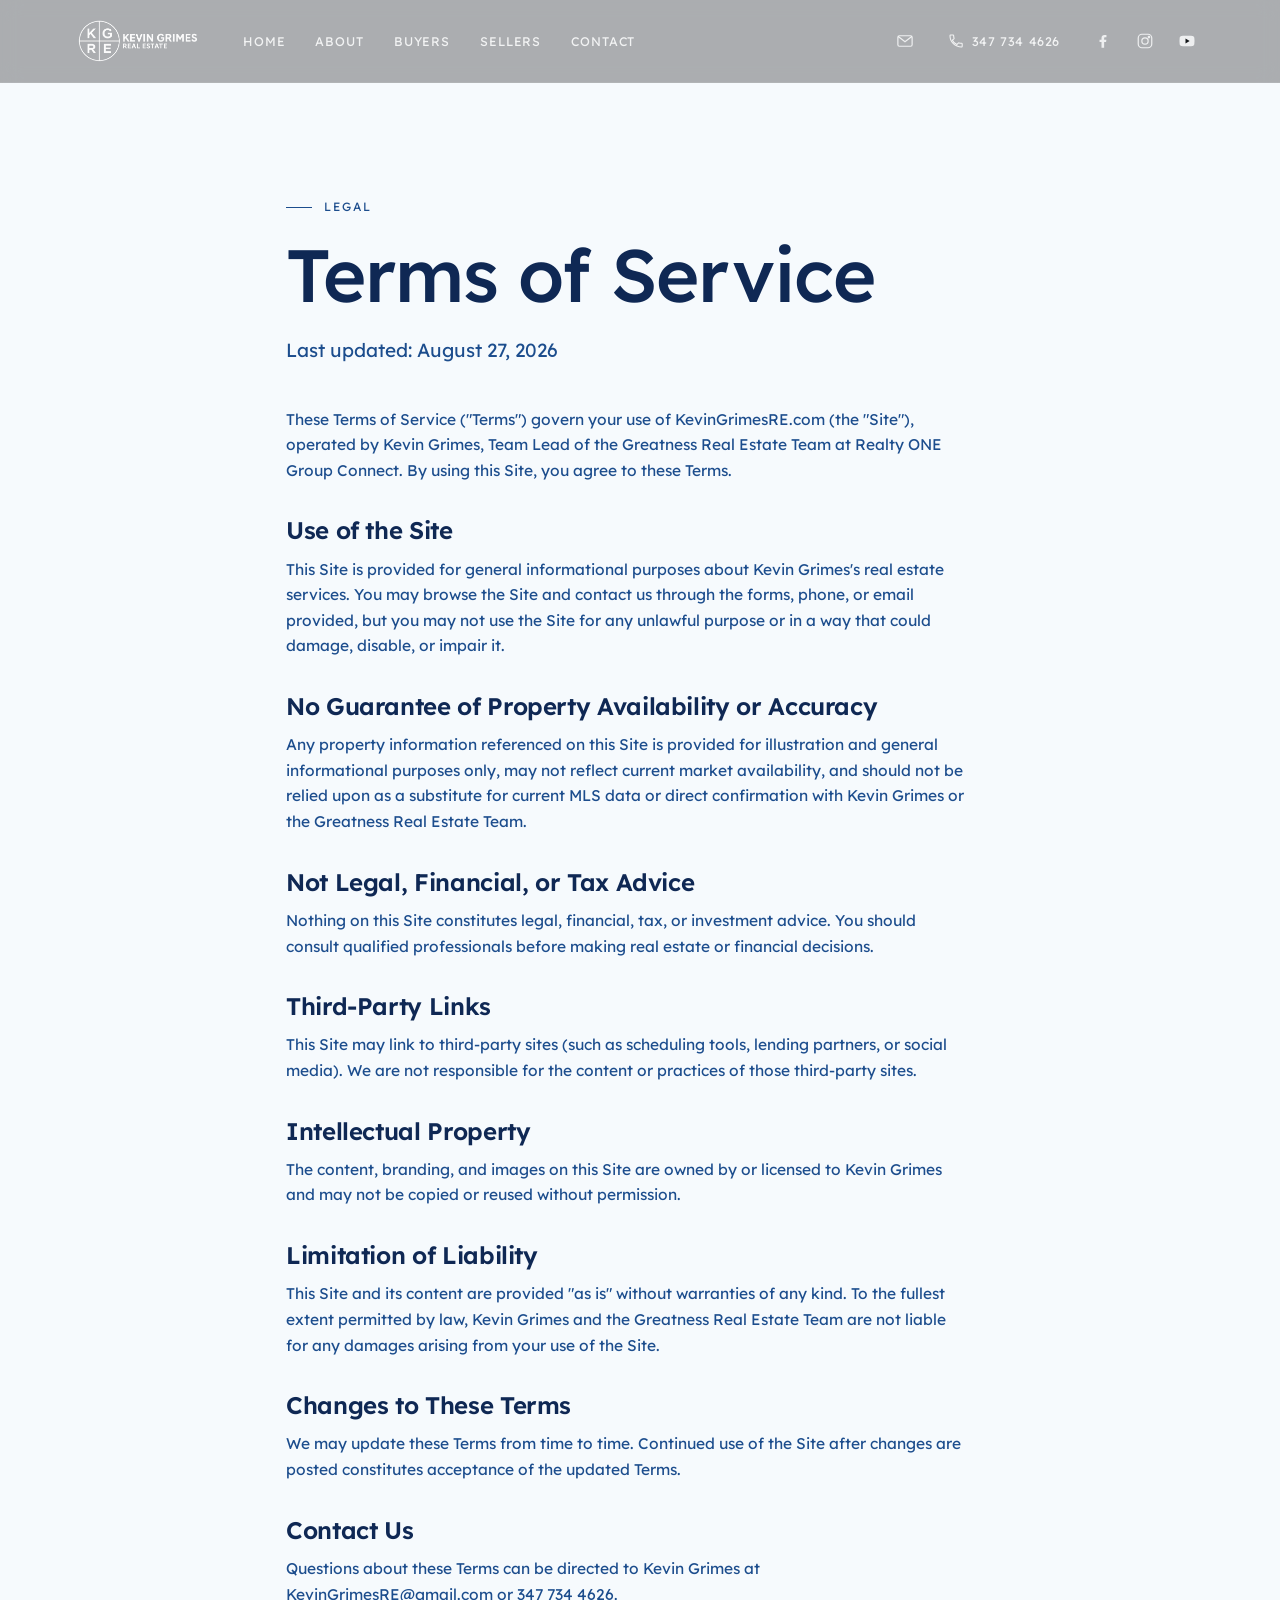
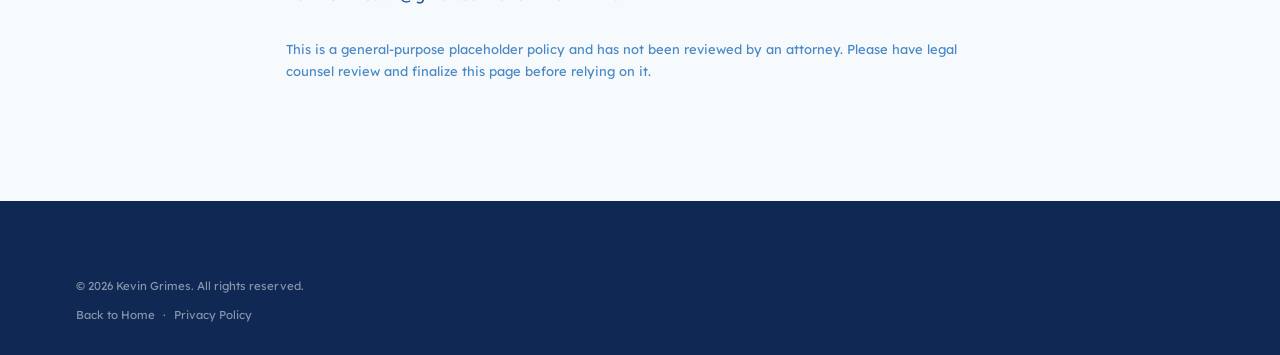
<file: terms.html>
<!DOCTYPE html>
<html lang="en">
<head>
<meta charset="UTF-8">
<meta name="viewport" content="width=device-width, initial-scale=1.0">
<title>Terms of Service | Kevin Grimes Real Estate</title>
<meta name="description" content="Terms of Service for KevinGrimesRE.com — the terms governing your use of Kevin Grimes's and the Greatness Real Estate Team's website.">
<meta name="robots" content="noindex">

<link rel="preconnect" href="https://fonts.googleapis.com">
<link rel="preconnect" href="https://fonts.gstatic.com" crossorigin>
<link href="https://fonts.googleapis.com/css2?family=Lexend+Deca:wght@400;500;600;700&display=swap" rel="stylesheet">
<link rel="stylesheet" href="style.css">
</head>
<body>

<a href="#main" class="skip-link sr-only">Skip to main content</a>

<header class="site-header scrolled">
  <div class="wrap">
    <a href="index.html" class="brand">
      <img src="images/kgre-header.png" alt="Kevin Grimes Real Estate" class="brand-logo" width="2172" height="724">
    </a>
    <div class="nav-collapse">
      <nav class="nav" aria-label="Main navigation">
        <a href="index.html#home">Home</a>
        <a href="index.html#about">About</a>
        <a href="buyers.html">Buyers</a>
        <a href="sellers.html">Sellers</a>
        <a href="index.html#contact">Contact</a>
      </nav>

      <div class="nav-extras">
        <a href="mailto:KevinGrimesRE@gmail.com" class="social-icon" aria-label="Email — opens your mail app">
          <svg viewBox="0 0 24 24" width="18" height="18" fill="none" stroke="currentColor" stroke-width="1.6" aria-hidden="true"><rect x="2.5" y="5" width="19" height="14" rx="2"/><path d="m3 6 9 7 9-7"/></svg>
        </a>

        <a href="tel:+13477344626" class="nav-phone">
          <svg viewBox="0 0 24 24" width="16" height="16" fill="none" stroke="currentColor" stroke-width="1.6" aria-hidden="true"><path d="M6.6 10.8c1.4 2.8 3.8 5.2 6.6 6.6l2.2-2.2c.3-.3.7-.4 1.1-.3 1.2.4 2.5.6 3.8.6.6 0 1 .4 1 1V20c0 .6-.4 1-1 1C10.6 21 3 13.4 3 4c0-.6.4-1 1-1h3.5c.6 0 1 .4 1 1 0 1.3.2 2.6.6 3.8.1.4 0 .8-.3 1.1L6.6 10.8z"/></svg>
          <span>347 734 4626</span>
        </a>

        <div class="nav-socials">
          <a href="https://www.facebook.com/tigga" class="social-icon" aria-label="Facebook" target="_blank" rel="noopener">
            <svg viewBox="0 0 24 24" width="18" height="18" fill="currentColor" aria-hidden="true"><path d="M13.5 21v-7.8h2.6l.4-3h-3v-1.9c0-.87.24-1.46 1.5-1.46h1.6V4.14C15.94 4.06 15 4 13.9 4c-2.3 0-3.9 1.4-3.9 4v2.2H7.4v3h2.6V21h3.5z"/></svg>
          </a>
          <a href="https://www.instagram.com/kevingrimesre" class="social-icon" aria-label="Instagram" target="_blank" rel="noopener">
            <svg viewBox="0 0 24 24" width="18" height="18" fill="none" stroke="currentColor" stroke-width="1.6" aria-hidden="true"><rect x="3" y="3" width="18" height="18" rx="5"/><circle cx="12" cy="12" r="4.2"/><circle cx="17.3" cy="6.7" r="1"/></svg>
          </a>
          <a href="https://www.youtube.com/@kevingrimesre" class="social-icon" aria-label="YouTube" target="_blank" rel="noopener">
            <svg viewBox="0 0 24 24" width="18" height="18" aria-hidden="true"><path fill="currentColor" d="M22 12s0-3.2-.4-4.7a2.9 2.9 0 0 0-2-2C17.9 5 12 5 12 5s-5.9 0-7.6.3a2.9 2.9 0 0 0-2 2C2 8.8 2 12 2 12s0 3.2.4 4.7a2.9 2.9 0 0 0 2 2C6.1 19 12 19 12 19s5.9 0 7.6-.3a2.9 2.9 0 0 0 2-2C22 15.2 22 12 22 12z"/><path fill="#14171A" d="M10 8.6 15.5 12 10 15.4z"/></svg>
          </a>
        </div>
      </div>
    </div>

    <button class="nav-toggle" aria-label="Toggle menu" aria-expanded="false">
      <span></span><span></span><span></span>
    </button>
  </div>
</header>

<main id="main">
<section style="padding-top:calc(82px + clamp(64px, 9vw, 118px));">
  <div class="wrap" style="max-width:820px;">
    <p class="eyebrow">Legal</p>
    <h1>Terms of Service</h1>
    <p class="lede" style="margin-top:18px; max-width:none;">Last updated: August 27, 2026</p>

    <div class="legal-body">
      <p>These Terms of Service ("Terms") govern your use of KevinGrimesRE.com (the "Site"), operated by Kevin Grimes, Team Lead of the Greatness Real Estate Team at Realty ONE Group Connect. By using this Site, you agree to these Terms.</p>

      <h3>Use of the Site</h3>
      <p>This Site is provided for general informational purposes about Kevin Grimes's real estate services. You may browse the Site and contact us through the forms, phone, or email provided, but you may not use the Site for any unlawful purpose or in a way that could damage, disable, or impair it.</p>

      <h3>No Guarantee of Property Availability or Accuracy</h3>
      <p>Any property information referenced on this Site is provided for illustration and general informational purposes only, may not reflect current market availability, and should not be relied upon as a substitute for current MLS data or direct confirmation with Kevin Grimes or the Greatness Real Estate Team.</p>

      <h3>Not Legal, Financial, or Tax Advice</h3>
      <p>Nothing on this Site constitutes legal, financial, tax, or investment advice. You should consult qualified professionals before making real estate or financial decisions.</p>

      <h3>Third-Party Links</h3>
      <p>This Site may link to third-party sites (such as scheduling tools, lending partners, or social media). We are not responsible for the content or practices of those third-party sites.</p>

      <h3>Intellectual Property</h3>
      <p>The content, branding, and images on this Site are owned by or licensed to Kevin Grimes and may not be copied or reused without permission.</p>

      <h3>Limitation of Liability</h3>
      <p>This Site and its content are provided "as is" without warranties of any kind. To the fullest extent permitted by law, Kevin Grimes and the Greatness Real Estate Team are not liable for any damages arising from your use of the Site.</p>

      <h3>Changes to These Terms</h3>
      <p>We may update these Terms from time to time. Continued use of the Site after changes are posted constitutes acceptance of the updated Terms.</p>

      <h3>Contact Us</h3>
      <p>Questions about these Terms can be directed to Kevin Grimes at <a href="mailto:KevinGrimesRE@gmail.com" style="color:var(--accent);">KevinGrimesRE@gmail.com</a> or 347 734 4626.</p>

      <p style="margin-top:32px; font-size:13px; color:var(--ink-faint);">This is a general-purpose placeholder policy and has not been reviewed by an attorney. Please have legal counsel review and finalize this page before relying on it.</p>
    </div>
  </div>
</section>
</main>

<footer class="site-footer">
  <div class="wrap">
    <div class="footer-bottom" style="border-top:0; padding-top:0;">
      <div class="footer-bottom-left">
        <span>&copy; <span id="year">2026</span> Kevin Grimes. All rights reserved.</span>
        <span class="footer-legal-links">
          <a href="index.html">Back to Home</a>
          <span aria-hidden="true">·</span>
          <a href="privacy-policy.html">Privacy Policy</a>
        </span>
      </div>
    </div>
  </div>
</footer>

<script src="main.js"></script>
</body>
</html>
</file>
<file: style.css>
/* =========================================================
   DESIGN TOKENS
   Edit these first — everything else inherits from here.
   ========================================================= */
:root {
  /* Palette — blue theme */
  --bg:          #F6FAFD;   /* page background */
  --bg-alt:      #BDE8F5;   /* alternating section background */
  --ink:         #0F2854;   /* primary text */
  --ink-soft:    #1C4D8D;   /* secondary text */
  --ink-faint:   #4988C4;   /* muted labels */
  --accent:      #1C4D8D;   /* buttons, links, accents */
  --accent-dark: #0F2854;
  --highlight:   #4988C4;   /* hover pop on dark surfaces (nav, hero, footer) */
  --line:        #CFE7F1;   /* hairline borders */
  --white:       #FFFFFF;
  --gold:        #B9975B;   /* pulled from the Greatness crest — used only as a thin accent, never a fill */

  /* Type */
  --display: 'Lexend Deca', -apple-system, BlinkMacSystemFont, 'Segoe UI', sans-serif;
  --body:    'Lexend Deca', -apple-system, BlinkMacSystemFont, 'Segoe UI', sans-serif;
  --mono:    'Lexend Deca', -apple-system, BlinkMacSystemFont, 'Segoe UI', sans-serif;
  --serif:   'Fraunces', Georgia, 'Times New Roman', serif;   /* used only for stat numerals — one restrained flourish */

  /* Layout */
  --max:    1240px;
  --gutter: clamp(20px, 5vw, 56px);
  --radius: 2px;
}

/* =========================================================
   RESET & BASE
   ========================================================= */
*, *::before, *::after { box-sizing: border-box; margin: 0; padding: 0; }

html { scroll-behavior: smooth; }

@media (prefers-reduced-motion: reduce) {
  html { scroll-behavior: auto; }
  *, *::before, *::after { animation-duration: .01ms !important; transition-duration: .01ms !important; }
}

body {
  font-family: var(--body);
  background: var(--bg);
  color: var(--ink);
  font-size: 16px;
  line-height: 1.65;
  -webkit-font-smoothing: antialiased;
}

img { max-width: 100%; display: block; }
a   { color: inherit; text-decoration: none; }
ul  { list-style: none; }

:focus-visible { outline: 2px solid var(--accent); outline-offset: 3px; }

.wrap {
  max-width: var(--max);
  margin-left: auto;
  margin-right: auto;
  padding-left: var(--gutter);
  padding-right: var(--gutter);
}

/* Screen-reader-only helper (used for the skip link) */
.sr-only {
  position: absolute; width: 1px; height: 1px;
  padding: 0; margin: -1px; overflow: hidden;
  clip: rect(0 0 0 0); white-space: nowrap; border: 0;
}
.skip-link:focus {
  position: fixed; top: 12px; left: 12px;
  width: auto; height: auto; clip: auto;
  background: var(--ink); color: var(--white);
  padding: 12px 20px; z-index: 999;
}

/* =========================================================
   TYPOGRAPHY
   ========================================================= */
h1, h2, h3, h4 {
  font-family: var(--display);
  font-weight: 600;
  line-height: 1.14;
  letter-spacing: -.015em;
}
h1 { font-size: clamp(40px, 6vw, 74px); font-weight: 500; }
h2 { font-size: clamp(28px, 3.8vw, 44px); }
h3 { font-size: clamp(19px, 2vw, 24px); }
h4 { font-size: clamp(16px, 1.6vw, 18px); line-height: 1.3; }

.eyebrow {
  font-family: var(--mono);
  font-size: 12px;
  letter-spacing: .16em;
  text-transform: uppercase;
  color: var(--accent);
  display: flex;
  align-items: center;
  gap: 12px;
  margin-bottom: 16px;
}
.eyebrow::before { content: ''; width: 26px; height: 1px; background: currentColor; }
.eyebrow.center { justify-content: center; }

.lede {
  font-size: clamp(16.5px, 1.5vw, 19px);
  color: var(--ink-soft);
  max-width: 58ch;
}

/* =========================================================
   BUTTONS
   ========================================================= */
.btn {
  display: inline-flex;
  align-items: center;
  justify-content: center;
  gap: 10px;
  font-family: var(--mono);
  font-size: 12.5px;
  letter-spacing: .08em;
  text-transform: uppercase;
  padding: 16px 30px;
  border: 1px solid var(--ink);
  border-radius: var(--radius);
  background: transparent;
  color: var(--ink);
  cursor: pointer;
  transition: background .22s ease, color .22s ease, border-color .22s ease;
}
.btn:hover { background: var(--ink); color: var(--bg); }

.btn-solid { background: var(--accent); border-color: var(--accent); color: var(--white); }
.btn-solid:hover { background: var(--accent-dark); border-color: var(--accent-dark); color: var(--white); }

.btn-light { border-color: rgba(255,255,255,.6); color: var(--white); }
.btn-light:hover { background: var(--white); border-color: var(--white); color: var(--ink); }

/* =========================================================
   HEADER / NAV
   Dark glass, always-on — more opaque once scrolled (see main.js)
   Layout: brand — nav links — (spacer) — phone / socials / email
   ========================================================= */
.site-header {
  position: fixed;
  top: 0; left: 0; right: 0;
  z-index: 100;
  background: rgba(13,15,16,.32);
  backdrop-filter: blur(10px);
  -webkit-backdrop-filter: blur(10px);
  border-bottom: 1px solid rgba(255,255,255,.08);
  transition: background .3s ease, border-color .3s ease;
}
.site-header .wrap {
  display: flex;
  align-items: center;
  gap: 44px;
  height: 82px;
}

.brand {
  display: flex;
  align-items: center;
  white-space: nowrap;
}
.brand-logo {
  height: 46px;
  width: auto;
  display: block;
}

/* Wraps the nav links + contact cluster so both collapse together on mobile */
.nav-collapse {
  display: flex;
  align-items: center;
  gap: 44px;
  flex: 1;
  min-width: 0;
}

.nav {
  display: flex;
  align-items: center;
  gap: 30px;
  font-family: var(--mono);
  font-size: 12.5px;
  letter-spacing: .07em;
  text-transform: uppercase;
}
.nav a {
  color: rgba(255,255,255,.85);
  padding: 6px 0;
  position: relative;
  transition: color .2s ease;
}
.nav a:hover, .nav a.active { color: var(--highlight); }
.nav a::after {
  content: '';
  position: absolute; left: 0; right: 100%; bottom: 0;
  height: 1px; background: currentColor;
  transition: right .25s ease;
}
.nav a:hover::after, .nav a.active::after { right: 0; }

/* Right-side contact cluster */
.nav-extras {
  display: flex;
  align-items: center;
  gap: 26px;
  margin-left: auto;
}
.nav-phone {
  display: flex;
  align-items: center;
  gap: 8px;
  font-family: var(--mono);
  font-size: 12.5px;
  letter-spacing: .05em;
  color: rgba(255,255,255,.85);
  white-space: nowrap;
  transition: color .2s ease;
}
.nav-phone:hover { color: var(--white); }

.nav-socials { display: flex; align-items: center; gap: 8px; }
.social-icon {
  display: flex;
  align-items: center;
  justify-content: center;
  width: 34px; height: 34px;
  color: rgba(255,255,255,.8);
  transition: color .2s ease, transform .2s ease;
}
.social-icon:hover { color: var(--highlight); transform: translateY(-1px); }

/* Scrolled state — same dark theme, just more opaque */
.site-header.scrolled {
  background: rgba(13,15,16,.88);
  border-bottom-color: rgba(255,255,255,.1);
}

/* Mobile toggle */
.nav-toggle {
  display: none;
  flex-direction: column;
  gap: 5px;
  background: none;
  border: 0;
  padding: 8px;
  cursor: pointer;
}
.nav-toggle span {
  width: 24px; height: 1.5px;
  background: var(--white);
}

@media (max-width: 900px) {
  .nav-collapse { display: none; }
  .nav-toggle { display: flex; margin-left: auto; }

  .nav-collapse.open {
    display: flex;
    flex-direction: column;
    align-items: flex-start;
    gap: 26px;
    position: absolute;
    top: 82px; left: 0; right: 0;
    background: rgba(13,15,16,.97);
    padding: 26px var(--gutter) 32px;
    border-bottom: 1px solid rgba(255,255,255,.1);
  }
  .nav-collapse.open .nav {
    flex-direction: column;
    align-items: flex-start;
    gap: 18px;
  }
  .nav-collapse.open .nav-extras {
    flex-direction: column;
    align-items: flex-start;
    gap: 16px;
    margin-left: 0;
  }
  .nav-collapse.open .nav-socials { gap: 20px; }
}

/* =========================================================
   HERO — full viewport height
   ========================================================= */
.hero {
  position: relative;
  min-height: 100vh;
  min-height: 100svh;      /* better mobile behaviour */
  display: flex;
  align-items: center;
  color: var(--white);
  overflow: hidden;
}

/* Background slideshow — a stack of full-bleed slides crossfading
   via the .active class (see main.js). Dark fallback color shows
   while the first image loads. */
.hero-media {
  position: absolute;
  top: 0; left: 0; right: 0; bottom: 0;
  overflow: hidden;
  background: #0F2854;
}
.hero-slide {
  position: absolute;
  top: 0; left: 0; right: 0; bottom: 0;
  background-size: cover;
  background-position: center;
  opacity: 0;
  transition: opacity 1.4s ease;
}
.hero-slide.active { opacity: 1; }
.hero-media::after {
  content: '';
  position: absolute;
  top: 0; left: 0; right: 0; bottom: 0;
  background: linear-gradient(to bottom, rgba(15,40,84,.45), rgba(15,40,84,.25) 45%, rgba(15,40,84,.6));
}

/* Centered watermark emblem — above the photo + dark overlay, below the hero copy/nav */
.hero-watermark {
  position: absolute;
  top: 50%; left: 30%;   /* 30% left of center */
  transform: translate(-50%, -50%);
  z-index: 1;
  width: 1200px;
  height: auto;   /* without this, the browser falls back to the raw height="1254" HTML attribute instead of scaling with width — turns into a tall sliver once width shrinks on mobile */
  max-width: 90vw;
  opacity: .05;
  pointer-events: none;
  user-select: none;
}

/* On narrow screens 90vw is nearly the full viewport width, which
   clips the left edge at the same 30%-left position desktop uses.
   Keep that same offset (don't re-center — centering stacks it
   directly behind the wordmark's own circle and the two compress
   into one muddled shape) and just cap the size so, at a 30% offset,
   it can never extend past the edge: width <= 60vw is the exact
   no-clip threshold at this position, so 58vw leaves a small margin. */
@media (max-width: 640px) {
  .hero-watermark {
    width: 400px;
    max-width: 58vw;
  }
}

/* Centered wordmark logo — above the watermark emblem.
   width/height are set independently so both can be tuned by hand;
   object-fit: contain stops the image from stretching if the two
   ever stop matching kgre-header.png's native 2172:724 ratio. */
.hero-logo {
  position: absolute;
  top: 50%; left: 50%;
  transform: translate(-50%, -50%);
  z-index: 2;
  width: 1000px;    /* ← adjust manually */
  height: 500px;    /* ← adjust manually */
  object-fit: contain;
  max-width: 90vw;
  pointer-events: none;
  user-select: none;
}

/* Vertical social rail, left edge of the hero */
.hero-socials {
  position: absolute;
  top: 50%; left: 30px;
  transform: translateY(-50%);
  z-index: 2;
  display: flex;
  flex-direction: column;
  align-items: center;
  gap: 14px;
}
.hero-social-line {
  width: 1px;
  height: 40px;
  background: rgba(255,255,255,.45);
}
.hero-social-icon {
  width: 50px; height: 50px;
  display: flex;
  align-items: center;
  justify-content: center;
  border-radius: 50%;
  background: rgba(255,255,255,.12);
  color: var(--white);
  transition: background .22s ease, color .22s ease, transform .22s ease;
}
.hero-social-icon:hover { background: var(--white); color: var(--ink); transform: translateY(-2px); }

@media (max-width: 640px) { .hero-socials { display: none; } }

.hero .wrap { position: relative; z-index: 2; width: 100%; }
.hero-inner { max-width: 780px; }
.hero .eyebrow { color: var(--highlight); }
.hero h1 { margin-bottom: 20px; }
.hero p {
  font-size: clamp(16.5px, 1.6vw, 19.5px);
  color: rgba(255,255,255,.82);
  max-width: 54ch;
  margin-bottom: 36px;
}
.hero-actions { display: flex; gap: 14px; flex-wrap: wrap; }

.hero-scroll {
  position: absolute;
  bottom: 34px; left: 50%;
  transform: translateX(-50%);
  z-index: 2;
  font-family: var(--mono);
  font-size: 10.5px;
  letter-spacing: .18em;
  text-transform: uppercase;
  color: rgba(255,255,255,.65);
  display: flex;
  flex-direction: column;
  align-items: center;
  gap: 10px;
}
.hero-scroll::after {
  content: '';
  width: 1px; height: 42px;
  background: linear-gradient(rgba(255,255,255,.6), transparent);
}

@media (max-width: 640px) { .hero-scroll { display: none; } }

/* =========================================================
   SECTIONS
   ========================================================= */
section { padding: clamp(64px, 9vw, 118px) 0; }
.section-alt { background: var(--bg-alt); }

/* Team section — tighter top/bottom padding than the shared default */
#team {
  padding-top: 30px;
  padding-bottom: 90px;
}

/* About section — warm parchment tone, set apart from the rest of the
   page's cool blues. A faint dashed wave pattern sits behind the
   content (::before, z-index 0) — a quiet nod to the CT/NY coastline
   Kevin works, not a generic texture. */
#about {
  background: #E1DCC9;
  position: relative;
  overflow: hidden;
}
#about::before {
  content: '';
  position: absolute;
  inset: 0;
  z-index: 0;
  pointer-events: none;
  background-repeat: repeat;
  background-size: 460px 170px;
  background-image: url("data:image/svg+xml,%3Csvg xmlns='http://www.w3.org/2000/svg' width='460' height='170' viewBox='0 0 460 170'%3E%3Cpath d='M-20 40 C 40 5, 95 75, 155 40 C 215 5, 270 75, 330 40 C 390 5, 445 75, 500 40' fill='none' stroke='%230F2854' stroke-width='1.4' stroke-dasharray='2 7' stroke-linecap='round' opacity='0.16'/%3E%3Cpath d='M-20 130 C 40 95, 95 165, 155 130 C 215 95, 270 165, 330 130 C 390 95, 445 165, 500 130' fill='none' stroke='%230F2854' stroke-width='1.4' stroke-dasharray='2 7' stroke-linecap='round' opacity='0.16'/%3E%3C/svg%3E");
}
/* The section's real content sits in .wrap children — lift just those
   above the ::before pattern without touching .about-socials, which
   already manages its own stacking via position:absolute. */
#about > .wrap {
  position: relative;
  z-index: 1;
}

/* Vertical social rail, right edge — same pattern as .hero-socials,
   recolored for this section's light background. */
.about-socials {
  position: absolute;
  top: 50%; right: 30px;
  transform: translateY(-50%);
  z-index: 2;
  display: flex;
  flex-direction: column;
  align-items: center;
  gap: 14px;
}
.about-social-line {
  width: 1px;
  height: 40px;
  background: rgba(15,40,84,.25);
}
.about-social-icon {
  width: 38px; height: 38px;
  display: flex;
  align-items: center;
  justify-content: center;
  border-radius: 50%;
  background: rgba(15,40,84,.06);
  color: var(--ink);
  transition: background .22s ease, color .22s ease, transform .22s ease;
}
.about-social-icon:hover { background: var(--accent); color: var(--white); transform: translateY(-2px); }

@media (max-width: 640px) { .about-socials { display: none; } }

/* Buyers & Sellers section — same crossfading photo background as the
   hero (.hero-media/.hero-slide are reused as-is, see main.js), with a
   dark overlay so the section reads like the hero: light text over photo.
   The tiles stay solid white cards, so their own text needs no change. */
#listings {
  position: relative;
  overflow: hidden;
}
#listings > .wrap { position: relative; z-index: 2; }
#listings .eyebrow { color: var(--highlight); }
#listings h2 { color: var(--white); }
#listings > .wrap > .lede { color: rgba(255,255,255,.85); }
#listings .section-cta { border-top-color: rgba(255,255,255,.25); }
#listings .section-cta p { color: rgba(255,255,255,.85); }

.section-head {
  display: flex;
  justify-content: space-between;
  align-items: flex-end;
  gap: 28px;
  flex-wrap: wrap;
  margin-bottom: 46px;
}
.section-head h2 { max-width: 22ch; }

/* --- SECTION 1: CTA tiles ------------------------------ */
.tiles {
  display: grid;
  grid-template-columns: repeat(3, 1fr);
  gap: 1px;
  background: var(--line);
  border: 1px solid var(--line);
}
.tile {
  position: relative;
  overflow: hidden;
  background: var(--bg);
  padding: 44px 32px;
  display: flex;
  flex-direction: column;
  gap: 12px;
  transition: background .25s ease;
}
.tile:hover { background: var(--white); }

/* Background photo — hidden until hover, then fades in behind the text */
.tile::before {
  content: '';
  position: absolute;
  inset: 0;
  background-image: var(--tile-bg);
  background-size: cover;
  background-position: center;
  opacity: 0;
  transition: opacity .35s ease;
  z-index: 1;
}
.tile:hover::before { opacity: .16; }

/* Keep the tile's text above the background photo layer */
.tile > * { position: relative; z-index: 1; }

.tile .num {
  display: inline-block;
  font-family: var(--mono);
  font-size: 16px;
  font-weight: 700;
  color: var(--gold);
  letter-spacing: .1em;
}
.tile p { color: var(--ink-soft); font-size: 15px; flex-grow: 1; }
.tile .go {
  font-family: var(--mono);
  font-size: 11.5px;
  letter-spacing: .1em;
  text-transform: uppercase;
  color: var(--accent);
  border-top: 1px solid var(--line);
  padding-top: 16px;
}

/* --- "What Clients Can Expect" — minimal variant of .tiles/.tile ---
   Scoped to its own class so the Buyers & Sellers hover-photo tiles
   (which reuse .tiles/.tile) are untouched. Editorial and unboxed:
   no card fill, no seams, a gold hairline standing in for the
   01/02/03 badges since these three qualities aren't a sequence. */
.tiles-minimal {
  background: transparent;
  border: 0;
  gap: 56px;
}
.tiles-minimal .tile {
  background: transparent;
  padding: 0;
}
.tiles-minimal .tile:hover { background: transparent; }
.tiles-minimal .tile::before { content: none; }
.tiles-minimal .tile h3::before {
  content: '';
  display: block;
  width: 32px;
  height: 2px;
  background: var(--gold);
  margin-bottom: 22px;
}
.tiles-minimal .tile p { color: var(--ink-soft); }

@media (max-width: 620px) {
  .tiles-minimal { gap: 40px; }
}

/* --- Section CTA banner --------------------------------- */
.section-cta {
  margin-top: 48px;
  padding-top: 40px;
  border-top: 1px solid var(--line);
  display: flex;
  flex-wrap: wrap;
  align-items: center;
  justify-content: space-between;
  gap: 20px;
}
.section-cta p {
  font-size: clamp(16.5px, 1.5vw, 19px);
  color: var(--ink-soft);
  max-width: 46ch;
}

@media (max-width: 620px) {
  .section-cta { flex-direction: column; align-items: flex-start; }
}

/* --- Topic nav + topic sections (Buyer's/Seller's Guide pages) ---
   A row of jump links styled as buttons — one per guide topic —
   plus the long-form sections they point at. Native anchor links
   + the site's existing `scroll-behavior:smooth` do the "auto
   scroll"; scroll-margin-top keeps the fixed header from covering
   the section title when you land on it. JS (main.js) only adds
   the active-button highlight as you scroll through. */
.topic-nav {
  display: flex;
  flex-wrap: wrap;
  gap: 10px;
  margin-top: 34px;
}
.topic-nav a {
  font-family: var(--mono);
  font-size: 11.5px;
  letter-spacing: .06em;
  text-transform: uppercase;
  padding: 12px 18px;
  border: 1px solid var(--line);
  border-radius: var(--radius);
  background: var(--white);
  color: var(--ink-soft);
  transition: background .2s ease, color .2s ease, border-color .2s ease;
}
.topic-nav a:hover { border-color: var(--accent); color: var(--accent); }
.topic-nav a.active { background: var(--accent); border-color: var(--accent); color: var(--white); }

@media (max-width: 620px) {
  .topic-nav { gap: 8px; }
  .topic-nav a { padding: 10px 14px; font-size: 11px; }
}

/* Floating rail — the same 6 links, restyled as a fixed vertical
   strip pinned to the right edge of the viewport so it's reachable
   the whole time someone's reading, not just at the top of the page.
   Only takes over on viewports wide enough that a ~180px rail can't
   collide with the 820px reading column (see the topic-section wrap
   width); below that the row of buttons up top (.topic-nav) is the
   only nav, so nothing is ever lost, just relocated. Marked with a
   small gold diamond "stake," like a waypoint on a plat — the same
   gold hairline language as the "By the Numbers" stat dividers,
   given a new job: marking your place in the guide. */
.topic-rail {
  display: none;
  position: fixed;
  top: 50%; right: 22px;
  transform: translateY(-50%);
  z-index: 90;
  flex-direction: column;
}
.topic-rail a {
  position: relative;
  display: flex;
  align-items: center;
  justify-content: flex-end;
  gap: 12px;
  width: 180px;
  padding: 9px 4px 9px 0;
  font-family: var(--mono);
  font-size: 10.5px;
  letter-spacing: .05em;
  text-transform: uppercase;
  color: var(--ink-faint);
  transition: color .2s ease;
}
.topic-rail a span { overflow: hidden; text-overflow: ellipsis; white-space: nowrap; }
.topic-rail a::after {
  content: '';
  flex-shrink: 0;
  width: 8px; height: 8px;
  background: var(--gold);
  opacity: .35;
  transform: rotate(45deg);
  transition: opacity .2s ease;
}
.topic-rail a:hover { color: var(--accent); }
.topic-rail a.active { color: var(--ink); font-weight: 600; }
.topic-rail a.active::after { opacity: 1; }

@media (min-width: 1300px) {
  .topic-rail { display: flex; }
  #buyers-intro .topic-nav,
  #sellers-intro .topic-nav { display: none; }
}

/* Buyers guide intro — photo band. Same photo-hero pattern as the
   homepage hero and #contact: a background photo under the same
   navy gradient the hero uses, so the heading and topic-nav buttons
   read clearly on top instead of introducing a new visual language.
   Photo: hand holding house-shaped keys at a home's entrance —
   Unsplash, Jakub Żerdzicki (images/buyers-hero.jpg). */
#buyers-intro {
  position: relative;
  overflow: hidden;
  background: var(--ink);
}
#buyers-intro::before {
  content: '';
  position: absolute;
  inset: 0;
  z-index: 0;
  background-image: url('images/buyers-hero.jpg');
  background-size: cover;
  background-position: center 25%;
}
#buyers-intro::after {
  content: '';
  position: absolute;
  inset: 0;
  z-index: 0;
  background: linear-gradient(to bottom, rgba(15,40,84,.55), rgba(15,40,84,.35) 45%, rgba(15,40,84,.65));
}
#buyers-intro > .wrap { position: relative; z-index: 1; }
#buyers-intro .eyebrow { color: var(--gold); text-shadow: 0 2px 6px rgba(0,0,0,.45); }
#buyers-intro .eyebrow::before { box-shadow: 0 2px 6px rgba(0,0,0,.45); }
#buyers-intro h1 { color: var(--white); }
#buyers-intro .lede { color: rgba(255,255,255,.88); }

/* Sellers guide intro — same photo-band pattern as #buyers-intro
   above (kept as two blocks, not one shared selector, since each
   has its own background-image). No .topic-nav to hide here — the
   button row was removed from this page's markup entirely, so on
   screens narrower than 1300px (where .topic-rail is hidden) this
   page has no in-page quick-jump nav, only the floating rail.
   Photo: "SOLD" yard sign — Unsplash, Richard Bell
   (images/sellers-hero.jpg). */
#sellers-intro {
  position: relative;
  overflow: hidden;
  background: var(--ink);
}
#sellers-intro::before {
  content: '';
  position: absolute;
  inset: 0;
  z-index: 0;
  background-image: url('images/sellers-hero.jpg');
  background-size: cover;
  background-position: center 35%;
}
#sellers-intro::after {
  content: '';
  position: absolute;
  inset: 0;
  z-index: 0;
  background: linear-gradient(to bottom, rgba(15,40,84,.55), rgba(15,40,84,.35) 45%, rgba(15,40,84,.65));
}
#sellers-intro > .wrap { position: relative; z-index: 1; }
#sellers-intro .eyebrow { color: var(--gold); text-shadow: 0 2px 6px rgba(0,0,0,.45); }
#sellers-intro .eyebrow::before { box-shadow: 0 2px 6px rgba(0,0,0,.45); }
#sellers-intro h1 { color: var(--white); }
#sellers-intro .lede { color: rgba(255,255,255,.88); }

/* Community Involvement (homepage) — same photo-band pattern again.
   Also does useful work in the page's alternating light/section-alt
   rhythm: it sits between Lending (alt) and Featured Properties
   (default), both light, so a dark photo band here reads as a
   deliberate pause/anchor rather than a rhythm break.
   Photo: sunset crowd silhouette, provided by the user
   (images/community-involvment-img.jpg — also used as the header
   photo on community-involvement.html; see #community-intro below). */
#community {
  position: relative;
  overflow: hidden;
  background: var(--ink);
}
#community::before {
  content: '';
  position: absolute;
  inset: 0;
  z-index: 0;
  background-image: url('images/community-involvment-img.jpg');
  background-size: cover;
  background-position: center;
}
#community::after {
  content: '';
  position: absolute;
  inset: 0;
  z-index: 0;
  background: linear-gradient(to bottom, rgba(15,40,84,.6), rgba(15,40,84,.45) 45%, rgba(15,40,84,.7));
}
#community > .wrap { position: relative; z-index: 1; }
#community .eyebrow { color: var(--gold); text-shadow: 0 2px 6px rgba(0,0,0,.45); }
#community .eyebrow::before { box-shadow: 0 2px 6px rgba(0,0,0,.45); }
#community h2 { color: var(--white); }
#community .lede { color: rgba(255,255,255,.88); }

/* Community Involvement page header — same photo band again, same
   photo as the homepage teaser above for consistency between the
   two. Kept as its own section, separate from the article body
   below it, so the photo only covers the heading (matches the
   Buyers/Sellers guide page pattern). */
#community-intro {
  position: relative;
  overflow: hidden;
  background: var(--ink);
}
#community-intro::before {
  content: '';
  position: absolute;
  inset: 0;
  z-index: 0;
  background-image: url('images/community-involvment-img.jpg');
  background-size: cover;
  background-position: center;
}
#community-intro::after {
  content: '';
  position: absolute;
  inset: 0;
  z-index: 0;
  background: linear-gradient(to bottom, rgba(15,40,84,.6), rgba(15,40,84,.45) 45%, rgba(15,40,84,.7));
}
#community-intro > .wrap { position: relative; z-index: 1; }
#community-intro .eyebrow { color: var(--gold); text-shadow: 0 2px 6px rgba(0,0,0,.45); }
#community-intro .eyebrow::before { box-shadow: 0 2px 6px rgba(0,0,0,.45); }
#community-intro h1 { color: var(--white); }
#community-intro .lede { color: rgba(255,255,255,.88); }

/* Badge logo (Greatness With a Purpose) — circular crop is CSS-only,
   see the comment on the <img> itself for why. Ring + shadow lift it
   off the dark photo band behind it. Base size is the small "accent
   above a heading" version; #community-intro scales it up to stand
   as its own column in that page's wide left/right split. */
.badge-logo {
  width: 84px;
  height: 84px;
  border-radius: 50%;
  object-fit: cover;
  margin-bottom: 22px;
  border: 2px solid rgba(255,255,255,.3);
  box-shadow: 0 8px 22px rgba(0,0,0,.35);
}
#community-intro .badge-logo,
#community .badge-logo {
  width: clamp(160px, 18vw, 260px);
  height: clamp(160px, 18vw, 260px);
  justify-self: center;
  margin-bottom: 0;
}

@media (max-width: 860px) {
  #community-intro .badge-logo,
  #community .badge-logo { width: 160px; height: 160px; }
}

.topic-section { scroll-margin-top: 100px; }
.topic-section + .topic-section { border-top: 1px solid var(--line); }
.topic-section h4 { margin-top: 32px; }
.topic-section h4:first-child { margin-top: 0; }
.topic-desc, .topic-section ul, .topic-section ol {
  font-size: 13.5px;
  color: var(--ink-soft);
  max-width: 68ch;
  margin: 10px 0 0;
}
.topic-section ul, .topic-section ol { padding-left: 22px; margin-top: 8px; }
.topic-section ul { list-style: disc; }
.topic-section ol { list-style: decimal; }
.topic-section li { margin-bottom: 8px; }
.topic-section li > ul, .topic-section li > ol { margin-top: 6px; margin-bottom: 0; }

/* --- SECTION 3: about / split -------------------------- */
.split {
  display: grid;
  grid-template-columns: 1fr 1fr;
  gap: clamp(32px, 5vw, 72px);
  align-items: center;
}
.split-photo { width: 100%; height: auto; border-radius: 18px; } /* real photo — no crop, native aspect ratio */

/* Opt-in circle crop, used for Corey's headshot instead of the default uncropped treatment */
.circle-photo {
  max-width: 340px;
  aspect-ratio: 1/1;
  object-fit: cover;
  border-radius: 50%;
}

/* Lending partner card — circular photo with a caption/description below it,
   styled with the site's blue accent so it reads as part of the theme
   rather than a plain white box. */
.partner-card {
  background: var(--white);
  border: 1px solid var(--line);
  border-top: 3px solid var(--accent);
  border-bottom: 3px solid var(--accent);
  padding: 45px 50px;
  box-shadow: 0 18px 40px rgba(15,40,84,.14);
  transition: transform .25s ease, box-shadow .25s ease;
}
.partner-card:hover { transform: translateY(-4px); box-shadow: 0 22px 48px rgba(15,40,84,.2); }

.partner-card-photo {
  width: 100%;
  max-width: 200px;
  aspect-ratio: 1/1;
  border-radius: 50%;
  overflow: hidden;
  margin: 0 auto;
}
.partner-card-photo img { width: 100%; height: 100%; object-fit: cover; display: block; }

.partner-card-kicker {
  display: block;
  font-family: var(--mono);
  font-size: 11px;
  letter-spacing: .12em;
  text-transform: uppercase;
  color: var(--accent);
  text-align: center;
  margin-top: 20px;
}

.partner-card-desc {
  padding-top: 8px;
  font-size: 15px;
  color: var(--ink-soft);
  text-align: center;
}

/* --- Featured Properties -------------------------------- */
.property-grid {
  display: grid;
  grid-template-columns: repeat(3, 1fr);
  gap: 28px;
}
.property-card {
  display: block;
  width: 100%;
  appearance: none;
  text-align: left;
  background: var(--white);
  border: 1px solid var(--line);
  padding: 0;
  font: inherit;
  color: inherit;
  cursor: pointer;
  transition: transform .25s ease, box-shadow .25s ease;
}
.property-card:hover { transform: translateY(-4px); box-shadow: 0 14px 34px rgba(15,40,84,.12); }

/* Empty listing slot — a plain div, not a <button> like real cards,
   since there's no modal to open. No hover lift, muted text, so it
   doesn't invite a click that goes nowhere. */
.property-card-placeholder { cursor: default; }
.property-card-placeholder:hover { transform: none; box-shadow: none; }
.property-card-placeholder .property-addr,
.property-card-placeholder .property-loc { color: var(--ink-faint); }

.property-photo { position: relative; aspect-ratio: 4/3; overflow: hidden; }
.property-photo img { width: 100%; height: 100%; object-fit: cover; display: block; transition: transform .4s ease; }
.property-card:hover .property-photo img { transform: scale(1.04); }

.property-badge {
  position: absolute; top: 14px; left: 14px;
  font-family: var(--mono);
  font-size: 10.5px;
  letter-spacing: .1em;
  text-transform: uppercase;
  background: var(--white);
  color: var(--ink);
  padding: 6px 11px;
}
.property-badge-pending { background: var(--ink); color: var(--white); }

.property-body { padding: 22px 22px 24px; }
.property-price { font-family: var(--mono); font-size: 19px; margin-bottom: 6px; }
.property-addr  { font-size: 15px; font-weight: 500; }
.property-loc   { font-size: 13.5px; color: var(--ink-soft); margin-bottom: 16px; }
.property-specs {
  display: flex; gap: 18px;
  font-family: var(--mono);
  font-size: 11.5px;
  letter-spacing: .05em;
  text-transform: uppercase;
  color: var(--ink-faint);
  border-top: 1px solid var(--line);
  padding-top: 14px;
  margin-bottom: 14px;
}
.property-view {
  display: block;
  font-family: var(--mono);
  font-size: 11.5px;
  letter-spacing: .1em;
  text-transform: uppercase;
  color: var(--accent);
}

/* --- Property preview modal (native <dialog>) ----------- */
.property-modal {
  position: fixed;
  inset: 0;
  margin: auto;
  width: min(880px, 92vw);
  max-height: 88vh;
  border: 0;
  padding: 0;
  background: var(--white);
  color: var(--ink);
  box-shadow: 0 30px 70px rgba(15,40,84,.3);
}
.property-modal::backdrop { background: rgba(15,40,84,.55); backdrop-filter: blur(2px); }

.property-modal-close {
  position: absolute;
  top: 16px; right: 16px;
  width: 40px; height: 40px;
  display: flex; align-items: center; justify-content: center;
  border: 0; border-radius: 50%;
  background: var(--white);
  color: var(--ink);
  font-size: 22px; line-height: 1;
  box-shadow: 0 4px 14px rgba(15,40,84,.18);
  cursor: pointer;
  z-index: 2;
}
.property-modal-close:hover { background: var(--accent); color: var(--white); }

.property-modal-body {
  max-height: 88vh;
  overflow-y: auto;
  padding: 56px 40px 40px;
}
.property-modal-body .property-badge {
  position: static;
  display: inline-block;
  margin: 0 0 14px;
}
.property-modal-meta {
  font-family: var(--mono);
  font-size: 12.5px;
  letter-spacing: .04em;
  color: var(--ink-soft);
  margin: 8px 0 20px;
}
.property-modal-desc {
  font-size: 15.5px;
  color: var(--ink-soft);
  max-width: 68ch;
  margin-bottom: 30px;
}

.property-modal-gallery {
  display: grid;
  grid-template-columns: repeat(2, 1fr);
  gap: 14px;
  margin-bottom: 32px;
}
.property-modal-gallery img {
  width: 100%;
  height: auto;
  display: block;
}
.property-modal-gallery figcaption {
  margin-top: 8px;
  font-family: var(--mono);
  font-size: 11px;
  letter-spacing: .08em;
  text-transform: uppercase;
  color: var(--ink-faint);
}

@media (max-width: 620px) {
  .property-modal-gallery { grid-template-columns: 1fr; }
  .property-modal-body { padding: 56px 22px 30px; }
}

/* --- Stat grid (About — "By the Numbers")
   Outlined "ghost" cards — no fill, thin frame, gaps between them so
   the section's own background shows through each one. --------- */
.stat-grid {
  display: grid;
  grid-template-columns: repeat(4, 1fr);
  gap: 0;
}
.stat {
  position: relative;
  background: transparent;
  border-left: 1px solid rgba(185,151,90,.4);
  padding: 4px 28px;
  text-align: center;
  transition: opacity .25s ease;
}
.stat:first-child { border-left: 0; }
.stat:hover .stat-num { color: var(--gold); }
.stat-num {
  display: block;
  font-family: var(--serif);
  font-style: italic;
  font-weight: 400;
  font-size: clamp(30px, 3vw, 42px);
  color: var(--ink);
  margin-bottom: 12px;
  transition: color .25s ease;
}
.stat-label {
  display: block;
  font-family: var(--mono);
  font-size: 11px;
  letter-spacing: .08em;
  text-transform: uppercase;
  color: var(--ink-faint);
}

/* --- Reviews / testimonials carousel -------------------- */
/* Auto-scrolling marquee. The track is duplicated once in the
   markup, so animating exactly -50% is one full loop with no visible
   seam or reset-jump. Edge mask fades cards in/out instead of
   cutting them off mid-card. Pauses on hover/focus to read; freezes
   under prefers-reduced-motion via the site-wide rule at the top of
   this file (animation-duration: .01ms !important). */
.reviews-carousel {
  overflow: hidden;
  border-top: 1px solid var(--line);
  border-bottom: 1px solid var(--line);
  -webkit-mask-image: linear-gradient(to right, transparent, #000 5%, #000 95%, transparent);
          mask-image: linear-gradient(to right, transparent, #000 5%, #000 95%, transparent);
}
/* Both the visible set and its aria-hidden duplicate live inside one
   flex row so the animation can slide the whole thing by exactly
   -50% (one full set's width) and loop with no gap or jump. */
.reviews-carousel > .reviews-row {
  display: flex;
  width: max-content;
  animation: reviews-scroll 64s linear infinite;
}
.reviews-carousel:hover > .reviews-row,
.reviews-carousel:focus-within > .reviews-row { animation-play-state: paused; }
.reviews-track { display: flex; }

.review {
  flex: 0 0 340px;
  background: var(--bg);
  padding: 32px 28px;
  display: flex;
  flex-direction: column;
  gap: 16px;
  border-right: 1px solid var(--line);
}
/* Optional — only present on cards where we have a real review date.
   Sits above the quote mark instead of buried in the footer, so it
   reads as "when this happened" at a glance. */
.review-date {
  font-family: var(--mono);
  font-size: 11px;
  letter-spacing: .08em;
  text-transform: uppercase;
  color: var(--ink-faint);
}
.review .mark { font-family: var(--display); font-size: 42px; line-height: 1; color: var(--accent); }

/* Clamped by default so one long review doesn't blow out every card's
   height in the row (siblings stretch to match — see .reviews-track).
   .review-toggle is hidden until main.js confirms a given card's text
   actually overflows the clamp, so short reviews never get an
   unnecessary "See more". */
.review p {
  font-size: 15px;
  flex-grow: 1;
  display: -webkit-box;
  -webkit-box-orient: vertical;
  -webkit-line-clamp: 6;
  line-clamp: 6;
  overflow: hidden;
}
.review.expanded p {
  -webkit-line-clamp: unset;
  line-clamp: unset;
  overflow: visible;
}
.review-toggle {
  display: none;
  align-self: flex-start;
  background: none;
  border: none;
  padding: 0;
  font-family: var(--mono);
  font-size: 12px;
  letter-spacing: .05em;
  text-transform: uppercase;
  color: var(--accent);
  cursor: pointer;
}
.review-toggle.is-visible { display: inline-block; }
.review-toggle:hover, .review-toggle:focus-visible { text-decoration: underline; }
.review .who {
  font-family: var(--mono);
  font-size: 11.5px;
  letter-spacing: .07em;
  text-transform: uppercase;
  color: var(--ink-soft);
  border-top: 1px solid var(--line);
  padding-top: 14px;
}

/* Star rating + attribution — used on reviews where we have a real
   platform rating/date to show. Wraps .who instead of duplicating
   its border, so cards with and without a rating line up the same. */
.review-foot { border-top: 1px solid var(--line); padding-top: 14px; display: flex; flex-direction: column; gap: 6px; }
.review-foot .who { border-top: 0; padding-top: 0; }
.review-stars { color: var(--gold); font-size: 13px; letter-spacing: 3px; }

@keyframes reviews-scroll {
  from { transform: translateX(0); }
  to   { transform: translateX(-50%); }
}

@media (max-width: 620px) {
  .review { flex: 0 0 268px; padding: 26px 22px; }
}

/* --- Team ------------------------------------------------ */
.team-logo {
  display: block;
  height: 250px;
  width: auto;
  margin: 0 auto 30px;
}
.team-grid {
  display: grid;
  grid-template-columns: repeat(3, 1fr);
  gap: 28px;
}

/* One confirmed team member so far — collapse the shared 3-up grid to
   a single centered column at a capped card width, instead of
   stretching one card full-width. Compound selector so it beats
   .team-grid's column count at every breakpoint (same pattern as
   #listings .tiles for the 2-tile case). Drop this modifier once the
   roster grows back to the plain 3-up .team-grid. */
.team-grid.team-grid-single {
  grid-template-columns: 1fr;
  max-width: 300px;
  margin: 0 auto;
}

.team-member { text-align: center; }

/* ID card — replaces the old circular headshot crop. The grommet tab
   at the top is the one signature touch: it reads as a badge you'd
   clip to a lanyard at an open house, which is a more specific idea
   for a real-estate team than a generic photo card. Everything else
   stays inside the site's existing card language (white fill, hairline
   border, sharp --radius, the same hover-lift used on .property-card). */
.id-card {
  position: relative;
  background: var(--white);
  border: 1px solid var(--line);
  border-radius: var(--radius);
  padding-top: 22px;
  box-shadow: 0 10px 26px rgba(15,40,84,.07);
  transition: transform .25s ease, box-shadow .25s ease;
}
.id-card:hover { transform: translateY(-4px); box-shadow: 0 16px 34px rgba(15,40,84,.13); }

.id-card-clip {
  position: absolute;
  top: -1px; left: 50%;
  transform: translateX(-50%);
  width: 44px; height: 16px;
  background: var(--ink);
  border-radius: 0 0 9px 9px;
}
.id-card-clip::after {
  content: '';
  position: absolute;
  top: 5px; left: 50%;
  transform: translateX(-50%);
  width: 18px; height: 4px;
  border-radius: 2px;
  background: var(--white);
  opacity: .3;
}

.id-card-org {
  font-family: var(--mono);
  font-size: 10px;
  letter-spacing: .12em;
  text-transform: uppercase;
  color: var(--gold);
  text-align: center;
  padding: 0 16px 16px;
  border-bottom: 1px solid var(--line);
}

.id-card-photo { aspect-ratio: 4/5; overflow: hidden; margin: 16px 16px 0; }
.id-card-photo img { width: 100%; height: 100%; object-fit: cover; border-radius: var(--radius); }

.id-card-body { padding: 18px 20px 24px; }
.id-card-body h3 { margin-bottom: 4px; }
.id-card-desc {
  margin-top: 10px;
  font-size: 13.5px;
  color: var(--ink-soft);
}

.team-role {
  font-family: var(--mono);
  font-size: 12.5px;
  letter-spacing: .05em;
  text-transform: uppercase;
  color: var(--ink-faint);
}

/* --- Contact -------------------------------------------------
   Photo background (dusk home exterior, Unsplash — Michael Brown)
   with a navy overlay, same dark-gradient-over-photo pattern as the
   hero, so the section reads like a closing "come talk to me"
   moment rather than another plain white block. ------------- */
#contact {
  position: relative;
  overflow: hidden;
  background: var(--ink);
}
#contact::before {
  content: '';
  position: absolute;
  inset: 0;
  z-index: 0;
  background-image: url('images/contact-bg.jpg');
  background-size: cover;
  background-position: center;
  opacity: 1;   /* ← add this: 0 = invisible, 1 = full strength */
}
#contact::after {
  content: '';
  position: absolute;
  inset: 0;
  z-index: 0;
  background: linear-gradient(135deg, rgba(15,40,84,.40), rgba(15,40,84,.40));
}
#contact > .wrap { position: relative; z-index: 1; }
#contact .eyebrow { color: var(--gold); text-shadow: 0 2px 6px rgba(0,0,0,.45); }
#contact .eyebrow::before { box-shadow: 0 2px 6px rgba(0,0,0,.45); }
#contact h2 { color: var(--white); }
#contact .lede { color: rgba(255,255,255,.85); }
#contact .contact-details h4 { color: var(--highlight); }
#contact .contact-details p { color: rgba(255,255,255,.85); }

.contact-links { display: flex; gap: 14px; flex-wrap: wrap; margin-top: 30px; }
.contact-details {
  display: flex;
  flex-direction: column;
  gap: 26px;
}
.contact-details h4 {
  font-family: var(--mono);
  font-size: 11.5px;
  letter-spacing: .1em;
  text-transform: uppercase;
  color: var(--accent);
  margin-bottom: 6px;
}
.contact-details p { font-size: 15.5px; color: var(--ink-soft); }

/* Fair Housing / Equal Opportunity notice link — used in both the
   Contact section (near the license number) and the footer bottom bar. */
.fh-link {
  display: inline-flex;
  align-items: center;
  gap: 7px;
  transition: color .2s ease;
}

/* --- Legal pages (Privacy Policy, Terms of Service) ----- */
.legal-body { margin-top: 40px; max-width: 68ch; }
.legal-body h3 { margin-top: 34px; margin-bottom: 12px; }
.legal-body p { color: var(--ink-soft); font-size: 15.5px; margin-bottom: 4px; }
.legal-body p + h3 { margin-top: 34px; }

/* --- Post list (Community Involvement) ------------------
   One card per event/initiative: photo, title, date, a short
   excerpt, a link to the real source post, and share links.
   Photo keeps its natural aspect ratio (no forced crop) since a
   couple of these are event flyers where cropping could cut off
   real information (e.g. the sponsor credit). */
.post-list { display: flex; flex-direction: column; gap: 52px; margin-top: 44px; }
.post-card {
  display: grid;
  grid-template-columns: 240px 1fr;
  gap: 32px;
  align-items: start;
  padding-bottom: 52px;
  border-bottom: 1px solid var(--line);
}
.post-card:last-child { border-bottom: 0; padding-bottom: 0; }
.post-photo { border: 1px solid var(--line); background: var(--white); }
.post-photo img { width: 100%; height: auto; display: block; }
.post-photo-placeholder {
  aspect-ratio: 4/3;
  display: flex;
  align-items: center;
  justify-content: center;
  text-align: center;
  border: 1px dashed var(--line);
  background: var(--bg-alt);
  color: var(--ink-faint);
  font-family: var(--mono);
  font-size: 11px;
  letter-spacing: .06em;
  text-transform: uppercase;
  padding: 12px;
}
.post-title { margin-bottom: 6px; }
.post-date {
  display: block;
  font-family: var(--mono);
  font-size: 11.5px;
  letter-spacing: .08em;
  text-transform: uppercase;
  color: var(--ink-faint);
  margin-bottom: 14px;
}
.post-excerpt { color: var(--ink-soft); font-size: 15px; max-width: 60ch; }
.post-readmore {
  display: inline-block;
  margin-top: 10px;
  font-style: italic;
  font-size: 14px;
  color: var(--accent);
  text-decoration: underline;
  text-underline-offset: 3px;
}
.post-share, .post-social {
  display: flex;
  align-items: center;
  gap: 8px;
  margin-top: 18px;
}
.post-share a, .post-share button, .post-social a {
  position: relative;
  display: flex;
  align-items: center;
  justify-content: center;
  width: 32px; height: 32px;
  border-radius: 50%;
  background: var(--ink);
  color: var(--white);
  border: 0;
  cursor: pointer;
  transition: background .2s ease, transform .2s ease;
}
.post-share a:hover, .post-share button:hover, .post-social a:hover { background: var(--accent); transform: translateY(-1px); }
.post-share .copied::after {
  content: 'Link copied';
  position: absolute;
  margin-top: -34px;
  margin-left: -14px;
  font-family: var(--mono);
  font-size: 10.5px;
  background: var(--ink);
  color: var(--white);
  padding: 4px 8px;
  white-space: nowrap;
}

@media (max-width: 620px) {
  .post-card { grid-template-columns: 1fr; }
  .post-photo { max-width: 280px; }
}

/* =========================================================
   FOOTER
   ========================================================= */
.site-footer { background: var(--ink); color: var(--bg); padding: 76px 0 30px; }
.footer-grid {
  display: grid;
  grid-template-columns: 1.2fr .4fr .4fr .4fr;
  gap: 30px;
  padding-bottom: 46px;
  border-bottom: 1px solid rgba(255,255,255,.14);
}
.footer-brand-row {
  display: flex;
  align-items: center;
  gap: 18px;
}
.footer-brand-logo { height: 150px; width: auto; flex-shrink: 0; }

@media (max-width: 480px) {
  .footer-brand-row { flex-direction: column; align-items: flex-start; gap: 14px; }
}
.footer-desc { color: rgba(255,255,255,.6); font-size: 14px; max-width: 34ch; }
.footer-grid h4 {
  font-family: var(--mono);
  font-size: 11.5px;
  letter-spacing: .1em;
  text-transform: uppercase;
  font-weight: 500;
  margin-bottom: 16px;
  color: var(--white);
}
.footer-links li { margin-bottom: 10px; }
.footer-links a, .footer-links span { color: rgba(255,255,255,.7); font-size: 14px; transition: color .2s ease; }
.footer-links a:hover { color: var(--highlight); }
.footer-bottom {
  display: flex;
  justify-content: space-between;
  gap: 12px;
  flex-wrap: wrap;
  padding-top: 26px;
  font-family: var(--mono);
  font-size: 11.5px;
  color: rgba(255,255,255,.5);
}
.footer-bottom-left {
  display: flex;
  flex-direction: column;
  align-items: flex-start;
  gap: 10px;
}
.footer-bottom-right {
  display: flex;
  flex-direction: column;
  align-items: flex-end;
  gap: 10px;
}
@media (max-width: 620px) {
  .footer-bottom-right { align-items: flex-start; }
}
.fh-link-footer { color: rgba(255,255,255,.5); }
.fh-link-footer:hover { color: var(--highlight); }

.footer-legal-links { display: flex; align-items: center; gap: 8px; }
.footer-legal-links a { color: rgba(255,255,255,.5); transition: color .2s ease; }
.footer-legal-links a:hover { color: var(--highlight); }

/* =========================================================
   SCROLL REVEAL
   Visible by default; JS opts in to the animation so content
   never depends on JS to be readable.
   ========================================================= */
.reveal { opacity: 1; transform: none; }
.reveal.pre { opacity: 0; transform: translateY(18px); transition: opacity .6s ease, transform .6s ease; }
.reveal.pre.in { opacity: 1; transform: none; }

/* =========================================================
   RESPONSIVE
   ========================================================= */
@media (max-width: 980px) {
  .tiles, .team-grid, .stat-grid, .property-grid { grid-template-columns: repeat(2, 1fr); }
  .footer-grid { grid-template-columns: 1fr 1fr; }

  /* Stat dividers switch from vertical (single row) to horizontal (two rows) */
  .stat { border-left: 0; border-top: 1px solid rgba(185,151,90,.4); padding: 28px 12px 0; }
  .stat:nth-child(-n+2) { border-top: 0; padding-top: 4px; }
}
@media (max-width: 860px) {
  .split { grid-template-columns: 1fr; }
}
@media (max-width: 620px) {
  .tiles, .team-grid, .stat-grid, .property-grid { grid-template-columns: 1fr; }
  .footer-grid { grid-template-columns: 1fr; }

  /* Single column now — only the very first stat sits flush with no rule above it */
  .stat:nth-child(2) { border-top: 1px solid rgba(185,151,90,.4); padding-top: 28px; }
}

/* Grid fallback for older browsers */
@supports not (display: grid) {
  .tiles, .team-grid, .footer-grid { display: flex; flex-wrap: wrap; }
  .tile, .team-member { flex: 1 1 300px; }
}
</file>
